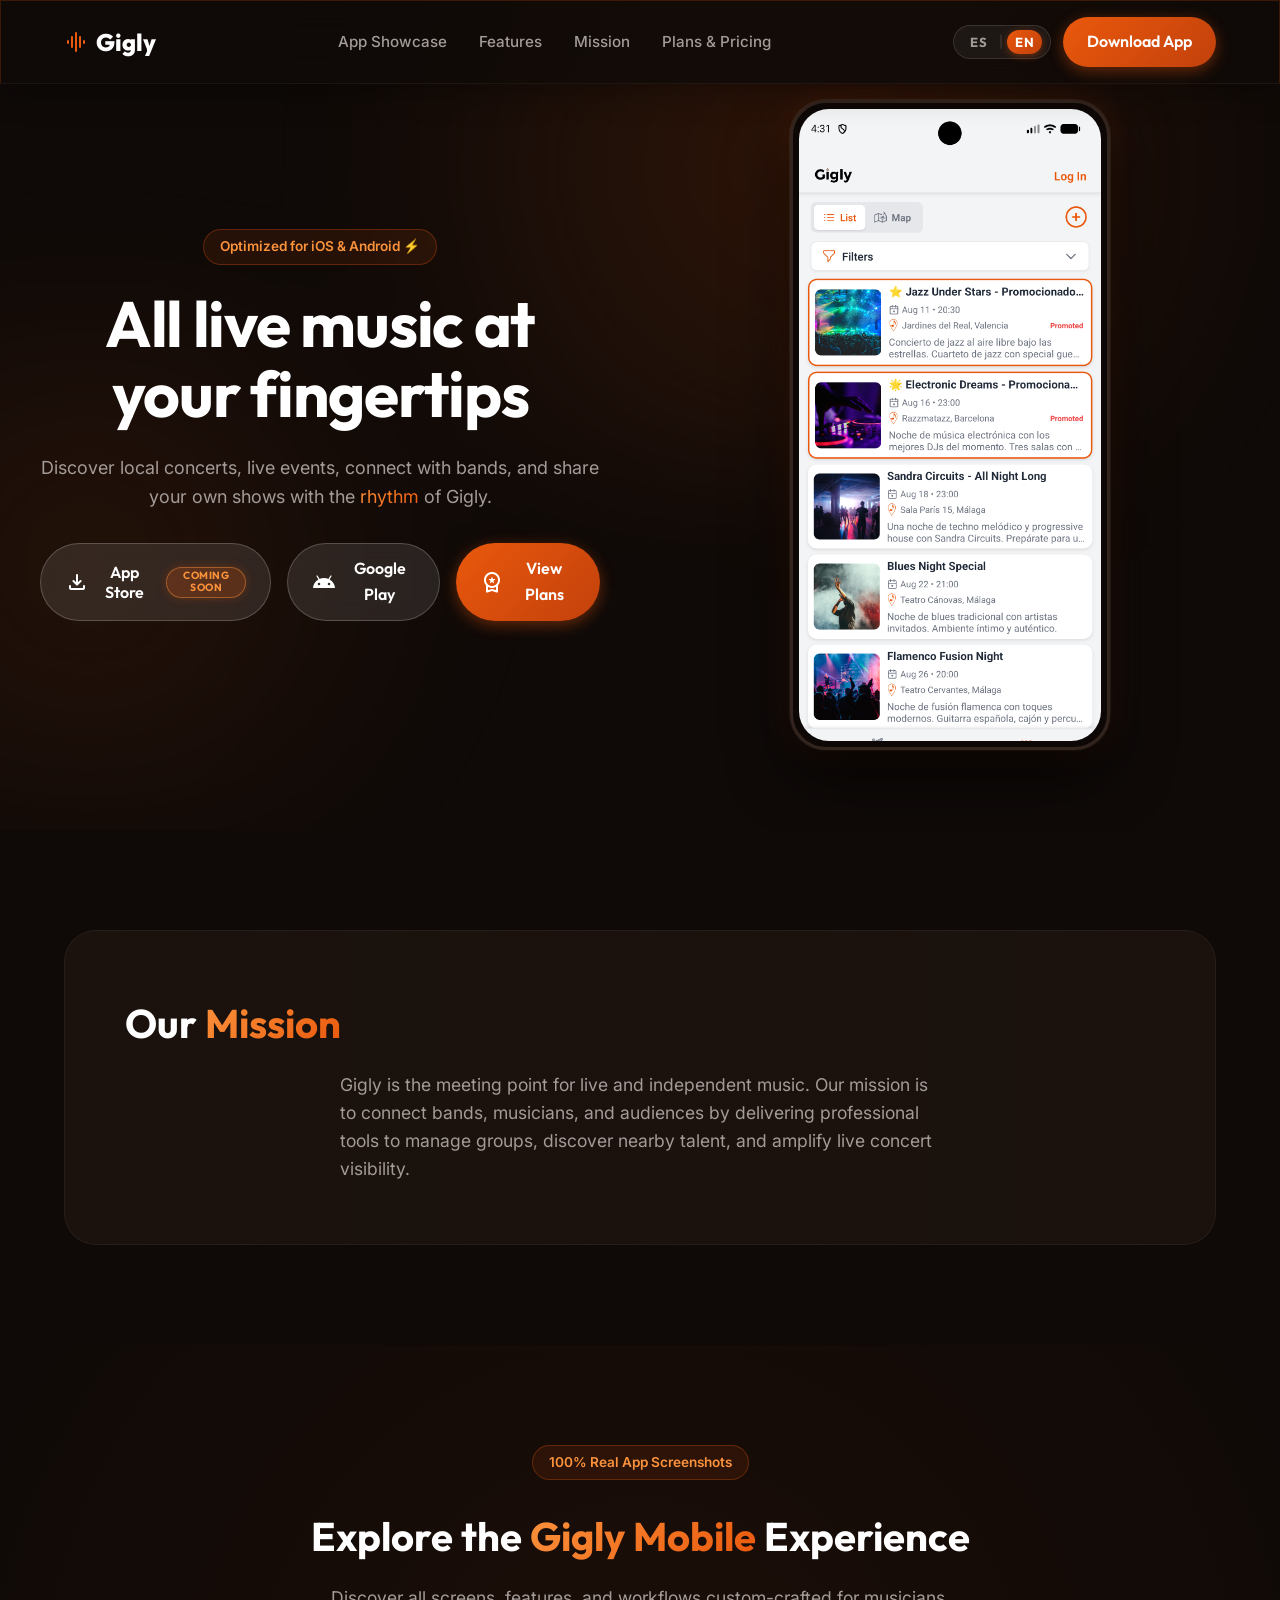
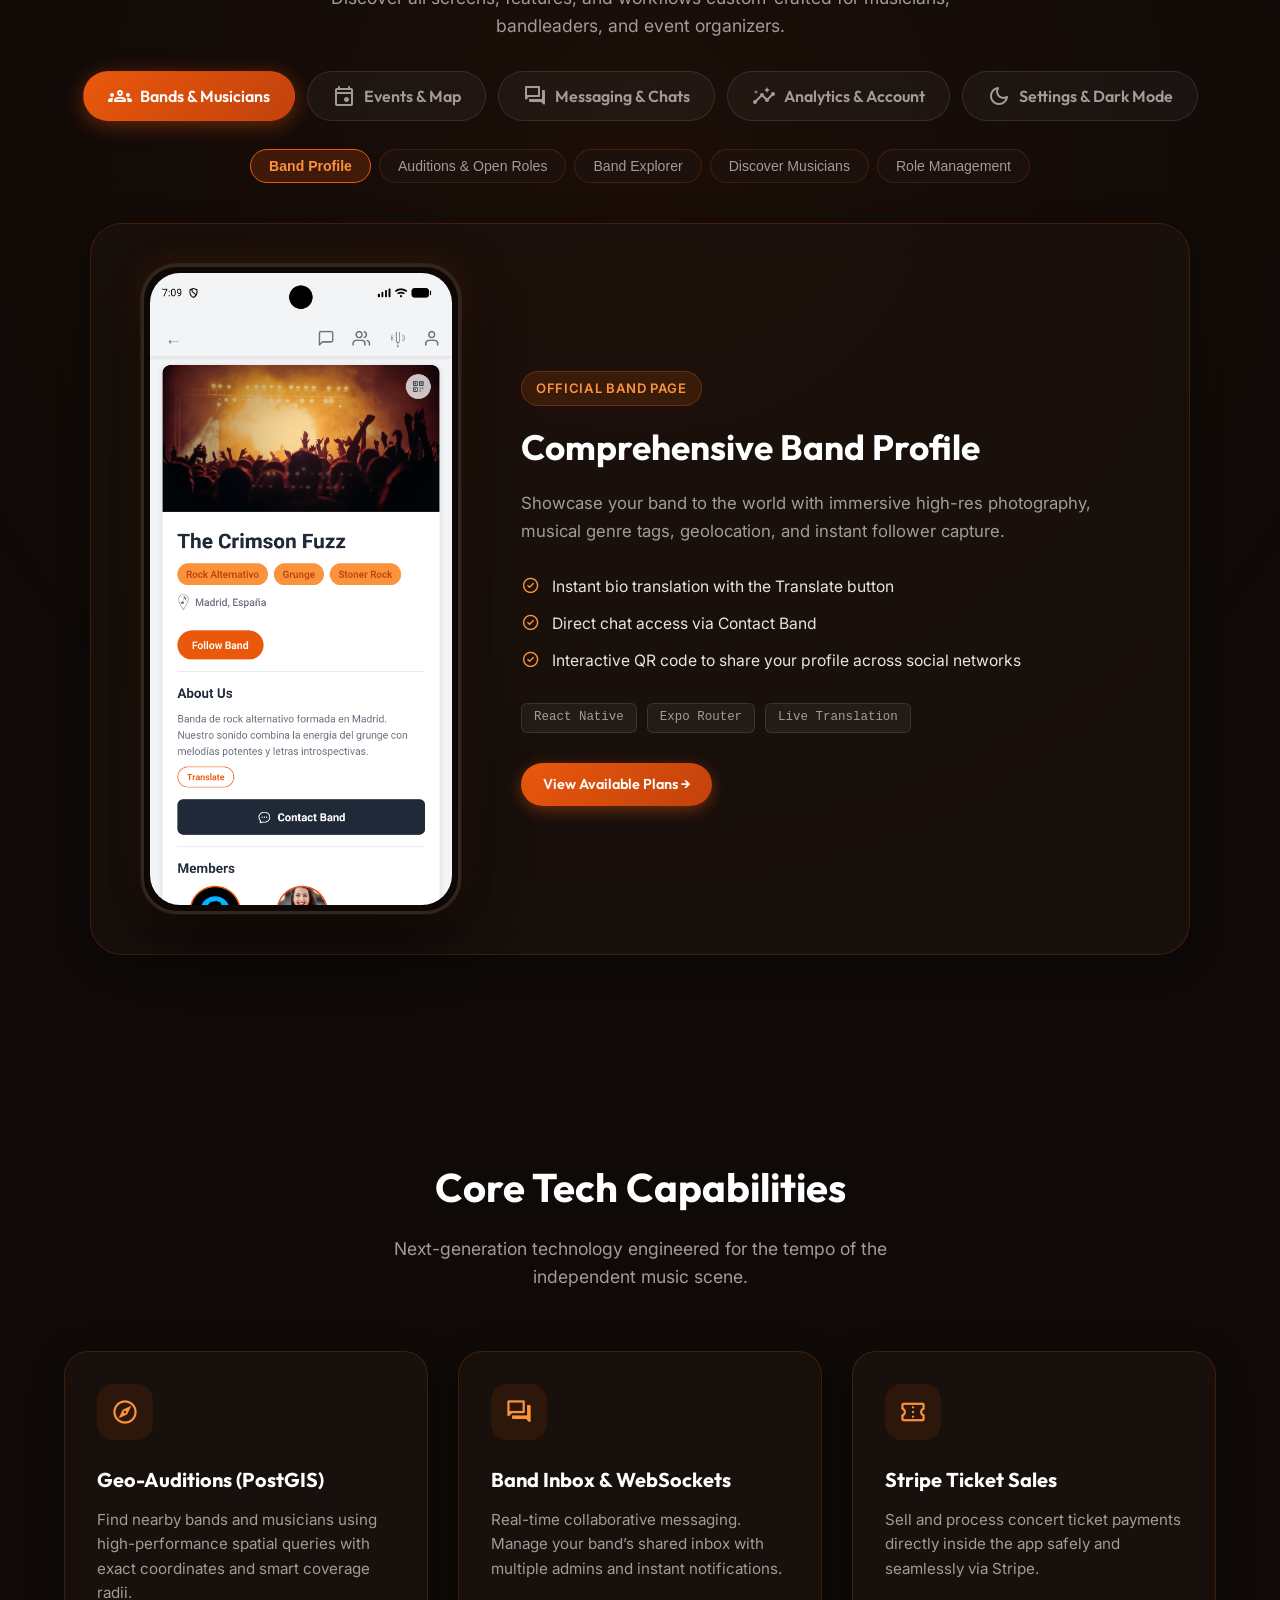
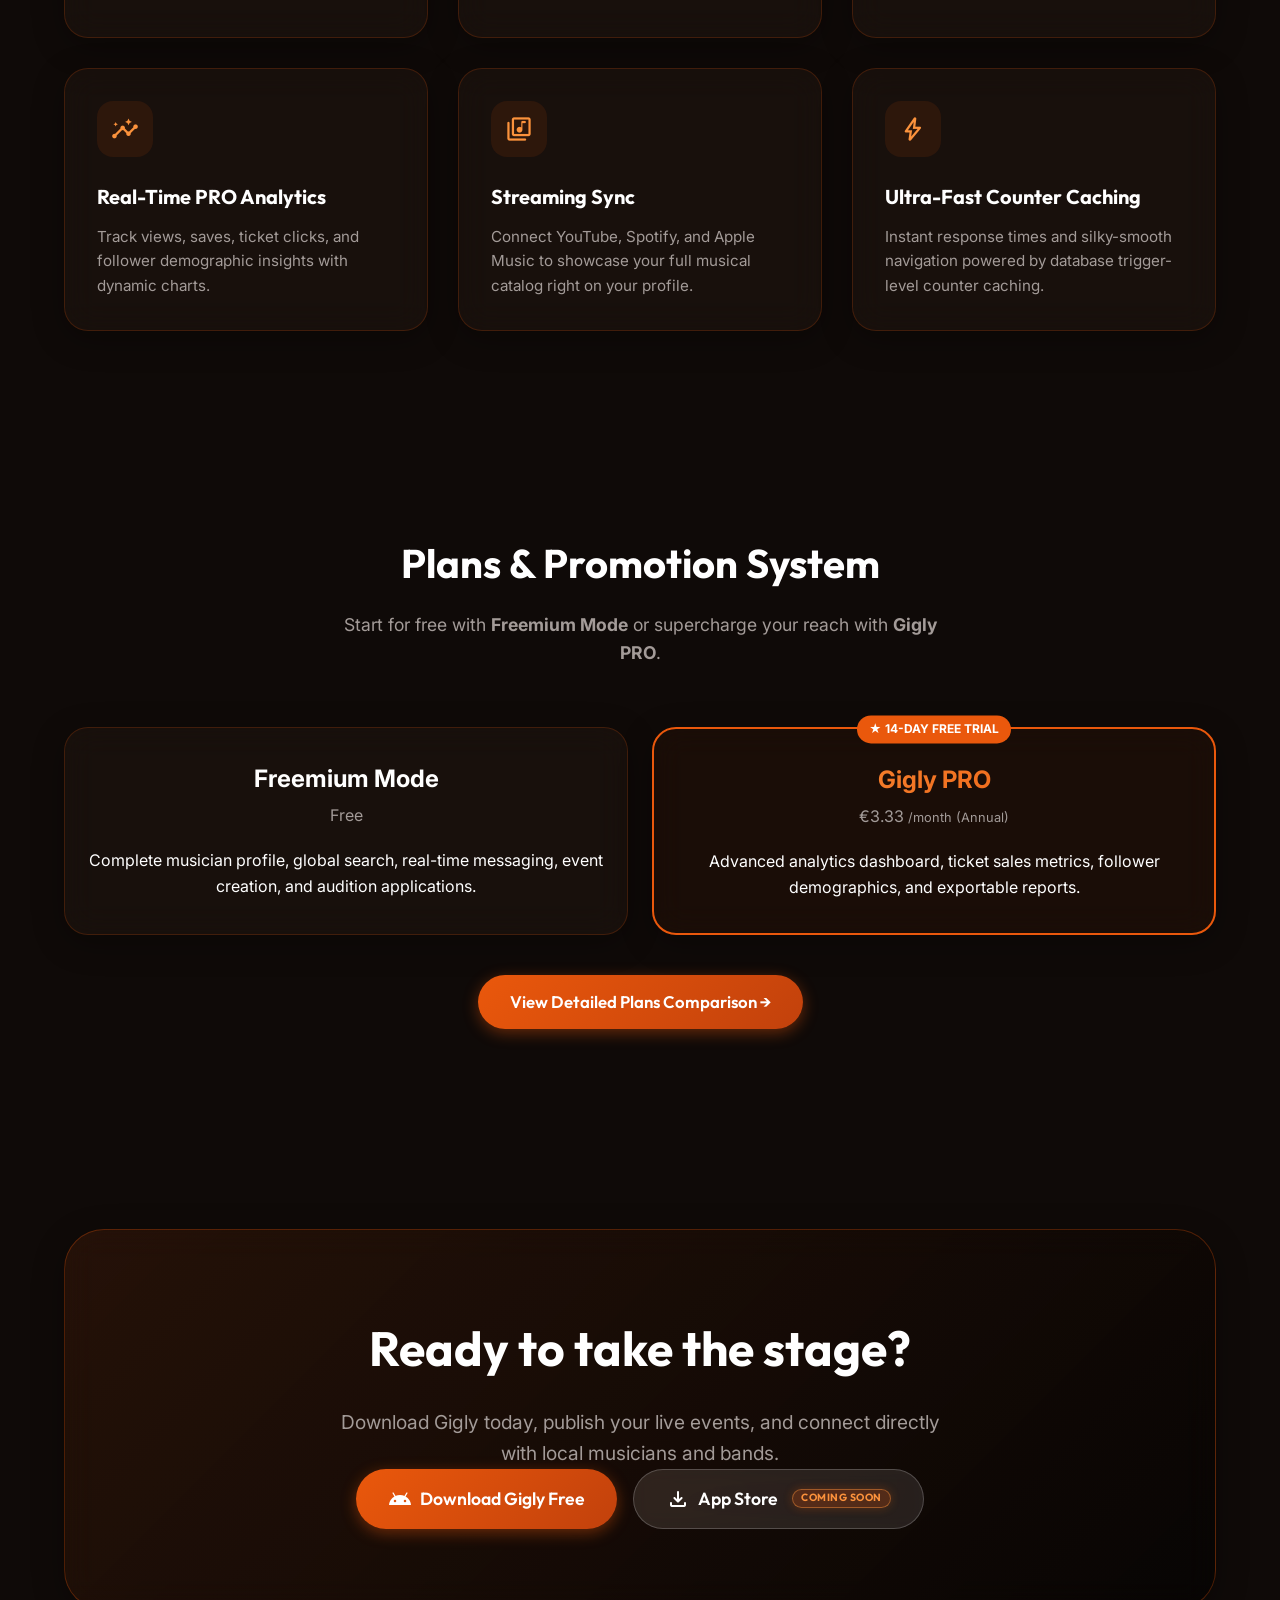
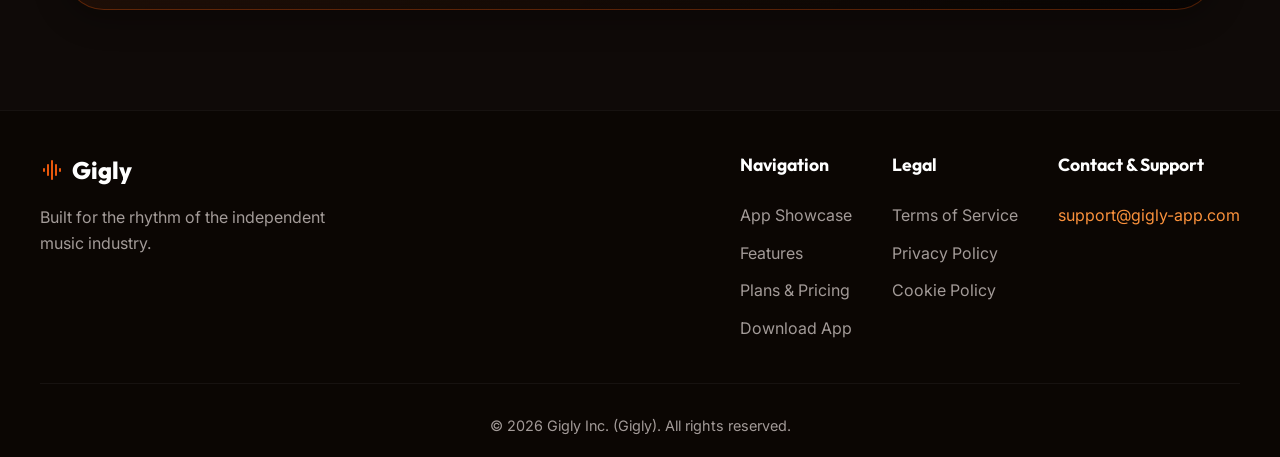
<file: index.html>
<!doctype html>
<html lang="es">

<head>
  <meta charset="UTF-8" />
  <meta name="viewport" content="width=device-width, initial-scale=1.0" />
  <meta name='impact-site-verification' value='56e99c8a-3a32-4c53-8324-3bc752ba24d8'>
  <meta name='impact-site-verification' value='f01ac32c-bdf0-4e24-bdde-4a0934210b72'>
  <title>Gigly - Tu Carrera Musical al Siguiente Nivel</title>
  <meta name="description"
    content="Gigly es la aplicación móvil definitiva para el descubrimiento musical, gestión de bandas, eventos y analíticas profesionales. Únete a la red independiente." />

  <!-- SEO & Open Graph -->
  <link rel="canonical" href="https://gigly-app.com/" />
  <meta property="og:type" content="website" />
  <meta property="og:url" content="https://gigly-app.com/" />
  <meta property="og:title" content="Gigly - Tu Carrera Musical al Siguiente Nivel" />
  <meta property="og:description"
    content="Gigly es la aplicación móvil definitiva para el descubrimiento musical, gestión de bandas, eventos y analíticas profesionales." />

  <!-- Fonts -->
  <link rel="preconnect" href="https://fonts.googleapis.com" />
  <link rel="preconnect" href="https://fonts.gstatic.com" crossorigin />
  <link
    href="https://fonts.googleapis.com/css2?family=Outfit:wght@300;400;500;600;700;800&family=Inter:wght@400;500;600;700&display=swap"
    rel="stylesheet" />

  <!-- Icons -->
  <link href="https://fonts.googleapis.com/css2?family=Material+Symbols+Rounded:opsz,wght,FILL,GRAD@24,400,1,0"
    rel="stylesheet" />

  <!-- Styles -->
  <link rel="stylesheet" href="styles.css" />
</head>

<body>
  <!-- Navigation -->
  <nav class="navbar glass">
    <div class="nav-content">
      <a href="index.html" class="logo">
        <span class="material-symbols-rounded logo-icon">graphic_eq</span>
        Gigly
      </a>
      <div class="nav-links">
        <a href="#showcase" data-i18n="nav.showcase">App Showcase</a>
        <a href="#features" data-i18n="nav.features">Características</a>
        <a href="#mission" data-i18n="nav.mission">Misión</a>
        <a href="planes/index.html" data-i18n="nav.pricing">Planes & Precios</a>
      </div>
      <div class="nav-actions">
        <!-- Language Switcher (ES / EN) -->
        <div class="lang-switcher">
          <button class="lang-btn active" data-lang="es">ES</button>
          <span class="lang-divider">|</span>
          <button class="lang-btn" data-lang="en">EN</button>
        </div>
        <a href="https://play.google.com/store/apps/details?id=com.gigly.app" target="_blank" rel="noopener noreferrer" class="btn btn-primary" data-i18n="nav.download">Descargar App</a>
      </div>
      <button class="menu-btn material-symbols-rounded" aria-label="Abrir menú">menu</button>
    </div>
  </nav>

  <!-- Hero Section -->
  <header class="hero">
    <div class="hero-background"></div>
    <div class="hero-grid">
      <div class="hero-content fade-up">
        <div class="badge" data-i18n="hero.badge">Optimizado para iOS y Android ⚡</div>
        <h1 class="hero-title" data-i18n="hero.title">Toda la música en vivo al alcance de tu mano</h1>
        <p class="hero-subtitle" data-i18n-html="hero.subtitle">
          Descubre conciertos locales, eventos en vivo, conecta con bandas y comparte tus propios shows con el <span
            class="text-gradient">ritmo</span> de Gigly.
        </p>
        <div class="hero-buttons">
          <div class="store-btn-wrapper">
            <button type="button" class="btn btn-store btn-appstore" aria-label="App Store (Próximamente)">
              <span class="material-symbols-rounded">download</span>
              <span data-i18n="hero.btn.appstore">App Store</span>
              <span class="badge-coming-soon" data-i18n="appstore.badge">Próximamente</span>
            </button>
          </div>
          <a href="https://play.google.com/store/apps/details?id=com.gigly.app" target="_blank" rel="noopener noreferrer" class="btn btn-store" aria-label="Google Play">
            <span class="material-symbols-rounded">android</span>
            <span data-i18n="hero.btn.playstore">Google Play</span>
          </a>
          <a href="planes/index.html" class="btn btn-primary">
            <span class="material-symbols-rounded">workspace_premium</span>
            <span data-i18n="hero.btn.plans">Ver Planes</span>
          </a>
        </div>
      </div>

      <div class="hero-visual fade-up delay-1">
        <!-- Real App Mockup Frame (Android) -->
        <div class="phone-mockup-frame">
          <div class="phone-screen-container">
            <img src="assets/screens/Eventsview.png" alt="Cartelera de Eventos en Gigly Mobile" />
          </div>
        </div>
      </div>
    </div>
  </header>

  <!-- Mission & Vision -->
  <section id="mission" class="section mission-section">
    <div class="section-content fade-up">
      <h2 class="section-title text-center" data-i18n-html="mission.title">
        Nuestra <span class="text-gradient">Misión</span>
      </h2>
      <p class="section-desc text-center" data-i18n="mission.desc">
        Gigly es el punto de encuentro de la música en vivo e independiente. Nuestro objetivo es conectar a bandas,
        músicos y público facilitando herramientas profesionales para gestionar agrupaciones, descubrir talento cercano
        y dar visibilidad a los conciertos de cada usuario.
      </p>
    </div>
  </section>

  <!-- ======================================================
         INTERACTIVE APP SHOWCASE SECTION (15 SCREENS)
         ====================================================== -->
  <section id="showcase" class="showcase-section">
    <div class="section-header fade-up text-center" style="margin-bottom: 30px">
      <div class="badge" data-i18n="showcase.badge">Capturas 100% Reales de la App</div>
      <h2 class="section-title" data-i18n-html="showcase.title">
        Explora la Experiencia <span class="text-gradient">Gigly Mobile</span>
      </h2>
      <p class="section-desc" style="max-width: 650px; margin: 0 auto" data-i18n="showcase.desc">
        Descubre todas las pantallas, funcionalidades y flujos diseñados especialmente para músicos, directores y
        organizadores.
      </p>
    </div>

    <!-- Main Category Tabs -->
    <div class="category-tabs fade-up">
      <button class="category-tab-btn active" data-category="bands">
        <span class="material-symbols-rounded">groups</span>
        <span data-i18n="showcase.tab.bands">Bandas & Músicos</span>
      </button>
      <button class="category-tab-btn" data-category="events">
        <span class="material-symbols-rounded">event</span>
        <span data-i18n="showcase.tab.events">Eventos & Mapa</span>
      </button>
      <button class="category-tab-btn" data-category="messages">
        <span class="material-symbols-rounded">forum</span>
        <span data-i18n="showcase.tab.messages">Mensajería & Chats</span>
      </button>
      <button class="category-tab-btn" data-category="analytics">
        <span class="material-symbols-rounded">insights</span>
        <span data-i18n="showcase.tab.analytics">Analíticas & Cuenta</span>
      </button>
      <button class="category-tab-btn" data-category="ui">
        <span class="material-symbols-rounded">dark_mode</span>
        <span data-i18n="showcase.tab.ui">Ajustes & Dark Mode</span>
      </button>
    </div>

    <!-- Subscreen Selector Pills (Dynamic) -->
    <div id="subscreen-selector" class="subscreen-selector fade-up">
      <!-- Injected via JavaScript -->
    </div>

    <!-- Showcase Display Box (Device Frame + Info) -->
    <div class="showcase-display glass fade-up">

      <!-- Interactive Smartphone Frame (Android) -->
      <div class="phone-mockup-frame" style="margin: 0 auto">
        <div class="phone-screen-container">
          <img id="showcase-screen-img" src="assets/screens/Bandprofileview.png"
            alt="Captura de pantalla de la app Gigly" />
        </div>
      </div>

      <!-- Showcase Detail Info Box -->
      <div class="showcase-info">
        <div id="showcase-badge" class="showcase-badge">Ficha Oficial de Banda</div>
        <h3 id="showcase-title" class="showcase-title">Perfil Integral de Banda</h3>
        <p id="showcase-desc" class="showcase-desc">
          Presenta tu banda al mundo con fotografías inmersivas en alta resolución, etiquetas de géneros musicales,
          ubicación geolocalizada y botón para captar seguidores al instante.
        </p>

        <ul id="showcase-features" class="showcase-features-list">
          <li>
            <span class="material-symbols-rounded">check_circle</span>
            <span>Traducción instantánea de biografía con el botón <em>Translate</em></span>
          </li>
          <li>
            <span class="material-symbols-rounded">check_circle</span>
            <span>Acceso directo a chat mediante <em>Contact Band</em></span>
          </li>
          <li>
            <span class="material-symbols-rounded">check_circle</span>
            <span>Código QR interactivo para compartir tu perfil en redes</span>
          </li>
        </ul>

        <div id="showcase-tech-tags" class="showcase-tech-tags">
          <span class="tech-tag">React Native</span>
          <span class="tech-tag">Expo Router</span>
          <span class="tech-tag">Live Translation</span>
        </div>

        <div style="margin-top: 10px">
          <a href="planes/index.html" class="btn btn-primary" style="padding: 10px 22px; font-size: 0.9rem" data-i18n="showcase.btn.viewplans">
            Ver Planes Disponibles →
          </a>
        </div>
      </div>

    </div>
  </section>

  <!-- Features Section -->
  <section id="features" class="section features-section">
    <div class="section-header fade-up">
      <h2 class="section-title" data-i18n="features.title">Capacidades Tecnológicas</h2>
      <p class="section-desc" data-i18n="features.desc">
        Tecnología de última generación construida para el ritmo de la música independiente.
      </p>
    </div>

    <div class="features-grid">
      <!-- Feature 1 -->
      <div class="feature-card glass fade-up">
        <div class="feature-icon">
          <span class="material-symbols-rounded">explore</span>
        </div>
        <h3 data-i18n="features.f1.title">Geo-Audiciones (PostGIS)</h3>
        <p data-i18n="features.f1.desc">
          Encuentra bandas y músicos cercanos con búsquedas espaciales optimizadas por coordenadas exactas y radios de
          cobertura inteligentes.
        </p>
      </div>

      <!-- Feature 2 -->
      <div class="feature-card glass fade-up delay-1">
        <div class="feature-icon">
          <span class="material-symbols-rounded">forum</span>
        </div>
        <h3 data-i18n="features.f2.title">Band Inbox & WebSockets</h3>
        <p data-i18n="features.f2.desc">
          Mensajería colaborativa en tiempo real. Gestiona la bandeja de entrada de tu banda con múltiples
          administradores y respuestas instantáneas.
        </p>
      </div>

      <!-- Feature 3 -->
      <div class="feature-card glass fade-up delay-2">
        <div class="feature-icon">
          <span class="material-symbols-rounded">confirmation_number</span>
        </div>
        <h3 data-i18n="features.f3.title">Venta de Boletos con Stripe</h3>
        <p data-i18n="features.f3.desc">
          Procesa los pagos de las entradas para tus conciertos directamente en la app de forma rápida y segura a través
          de Stripe.
        </p>
      </div>

      <!-- Feature 4 -->
      <div class="feature-card glass fade-up">
        <div class="feature-icon">
          <span class="material-symbols-rounded">insights</span>
        </div>
        <h3 data-i18n="features.f4.title">Analíticas Pro en Tiempo Real</h3>
        <p data-i18n="features.f4.desc">
          Controla visualizaciones, guardados, clics en boletos y estadísticas demográficas de tus seguidores con
          gráficos avanzados.
        </p>
      </div>

      <!-- Feature 5 -->
      <div class="feature-card glass fade-up delay-1">
        <div class="feature-icon">
          <span class="material-symbols-rounded">library_music</span>
        </div>
        <h3 data-i18n="features.f5.title">Sincronización de Streaming</h3>
        <p data-i18n="features.f5.desc">
          Conecta YouTube, Spotify y Apple Music para reproducir el catálogo sonoro de tu proyecto desde la misma app.
        </p>
      </div>

      <!-- Feature 6 -->
      <div class="feature-card glass fade-up delay-2">
        <div class="feature-icon">
          <span class="material-symbols-rounded">bolt</span>
        </div>
        <h3 data-i18n="features.f6.title">Counter Caching Ultrarrápido</h3>
        <p data-i18n="features.f6.desc">
          Tiempos de respuesta inmediatos y navegación fluida mediante sincronización optimizada por triggers de base de
          datos.
        </p>
      </div>
    </div>
  </section>

  <!-- Promotion System Teaser -->
  <section id="promotion" class="section promo-section">
    <div class="section-header fade-up">
      <h2 class="section-title" data-i18n="promo.title">Planes y Sistema de Promoción</h2>
      <p class="section-desc" data-i18n-html="promo.desc">
        Empieza gratis con el <strong>Modo Freemium</strong> o potencia tu alcance al máximo con <strong>Gigly
          PRO</strong>.
      </p>
    </div>

    <div class="tiers-grid">
      <div class="tier-card glass fade-up">
        <div class="tier-name" data-i18n="promo.freemium.name">Modo Freemium</div>
        <div class="tier-price" data-i18n="promo.freemium.price">Gratis</div>
        <p data-i18n="promo.freemium.desc">Perfil completo, búsqueda global, mensajería, creación de eventos y postulación a audiciones.</p>
      </div>
      <div class="tier-card glass featured fade-up delay-1">
        <div class="popular-tag" data-i18n="promo.pro.popular">★ 14 Días Gratis</div>
        <div class="tier-name text-gradient" data-i18n="promo.pro.name">Gigly PRO</div>
        <div class="tier-price">
          <span data-i18n="promo.pro.price">3,33 €</span>
          <span style="font-size: 0.8rem; color: var(--text-secondary)" data-i18n="promo.pro.period">/mes (Anual)</span>
        </div>
        <p data-i18n="promo.pro.desc">Dashboard de analíticas avanzado, métricas de venta de boletos, demografía de seguidores y reportes.</p>
      </div>
    </div>

    <div style="text-align: center; margin-top: 40px" class="fade-up">
      <a href="planes/index.html" class="btn btn-primary" style="padding: 14px 32px; font-size: 1.05rem" data-i18n="promo.btn.compare">
        Ver Comparativa Detallada de Planes →
      </a>
    </div>
  </section>

  <!-- Download CTA -->
  <section id="download" class="section cta-section fade-up">
    <div class="cta-container glass">
      <h2 data-i18n="cta.title">¿Listo para subir al escenario?</h2>
      <p data-i18n="cta.desc">
        Descarga Gigly hoy mismo, publica y comparte tus propios eventos en vivo y conecta directamente con la comunidad
        de músicos y bandas locales.
      </p>
      <div class="hero-buttons cta-buttons">
        <a href="https://play.google.com/store/apps/details?id=com.gigly.app" target="_blank" rel="noopener noreferrer" class="btn btn-primary cta-primary-btn" style="padding: 16px 32px; font-size: 1.1rem">
          <span class="material-symbols-rounded">android</span>
          <span data-i18n="cta.btn">Descargar en Google Play</span>
        </a>
        <div class="store-btn-wrapper">
          <button type="button" class="btn btn-store btn-appstore" style="padding: 16px 32px; font-size: 1.1rem;" aria-label="App Store (Próximamente)">
            <span class="material-symbols-rounded">download</span>
            <span data-i18n="hero.btn.appstore">App Store</span>
            <span class="badge-coming-soon" data-i18n="appstore.badge">Próximamente</span>
          </button>
        </div>
      </div>
    </div>
  </section>

  <!-- Footer -->
  <footer class="footer">
    <div class="footer-content">
      <div class="footer-brand">
        <div class="logo">
          <span class="material-symbols-rounded logo-icon">graphic_eq</span>
          Gigly
        </div>
        <p data-i18n="footer.slogan">Construido para el ritmo de la industria musical independiente.</p>
      </div>
      <div class="footer-links">
        <div class="link-group">
          <h4 data-i18n="footer.nav.title">Navegación</h4>
          <a href="#showcase" data-i18n="footer.nav.showcase">App Showcase</a>
          <a href="#features" data-i18n="footer.nav.features">Características</a>
          <a href="planes/index.html" data-i18n="footer.nav.pricing">Planes & Precios</a>
          <a href="https://play.google.com/store/apps/details?id=com.gigly.app" target="_blank" rel="noopener noreferrer" data-i18n="footer.nav.download">Descargar App</a>
        </div>
        <div class="link-group">
          <h4 data-i18n="footer.legal.title">Legal</h4>
          <a href="terminos-de-servicio/index.html" data-i18n="footer.legal.terms">Términos de Servicio</a>
          <a href="politica-de-privacidad/index.html" data-i18n="footer.legal.privacy">Política de Privacidad</a>
          <a href="politica-de-privacidad/index.html#cookies" data-i18n="footer.legal.cookies">Política de Cookies</a>
        </div>
        <div class="link-group">
          <h4 data-i18n="footer.support.title">Contacto & Soporte</h4>
          <a href="mailto:support@gigly-app.com" style="color: var(--primary-light)">support@gigly-app.com</a>
        </div>
      </div>
    </div>
    <div class="footer-bottom">
      <p data-i18n="footer.copyright">&copy; 2026 Gigly Inc. (Gigly). Todos los derechos reservados.</p>
    </div>
  </footer>

  <!-- Scripts -->
  <script src="i18n.js"></script>
  <script src="app.js"></script>
  <!-- Skimlinks Tracking -->
  <script type="text/javascript" src="https://s.skimresources.com/js/309003X1797331.skimlinks.js"></script>
</body>

</html>
</file>
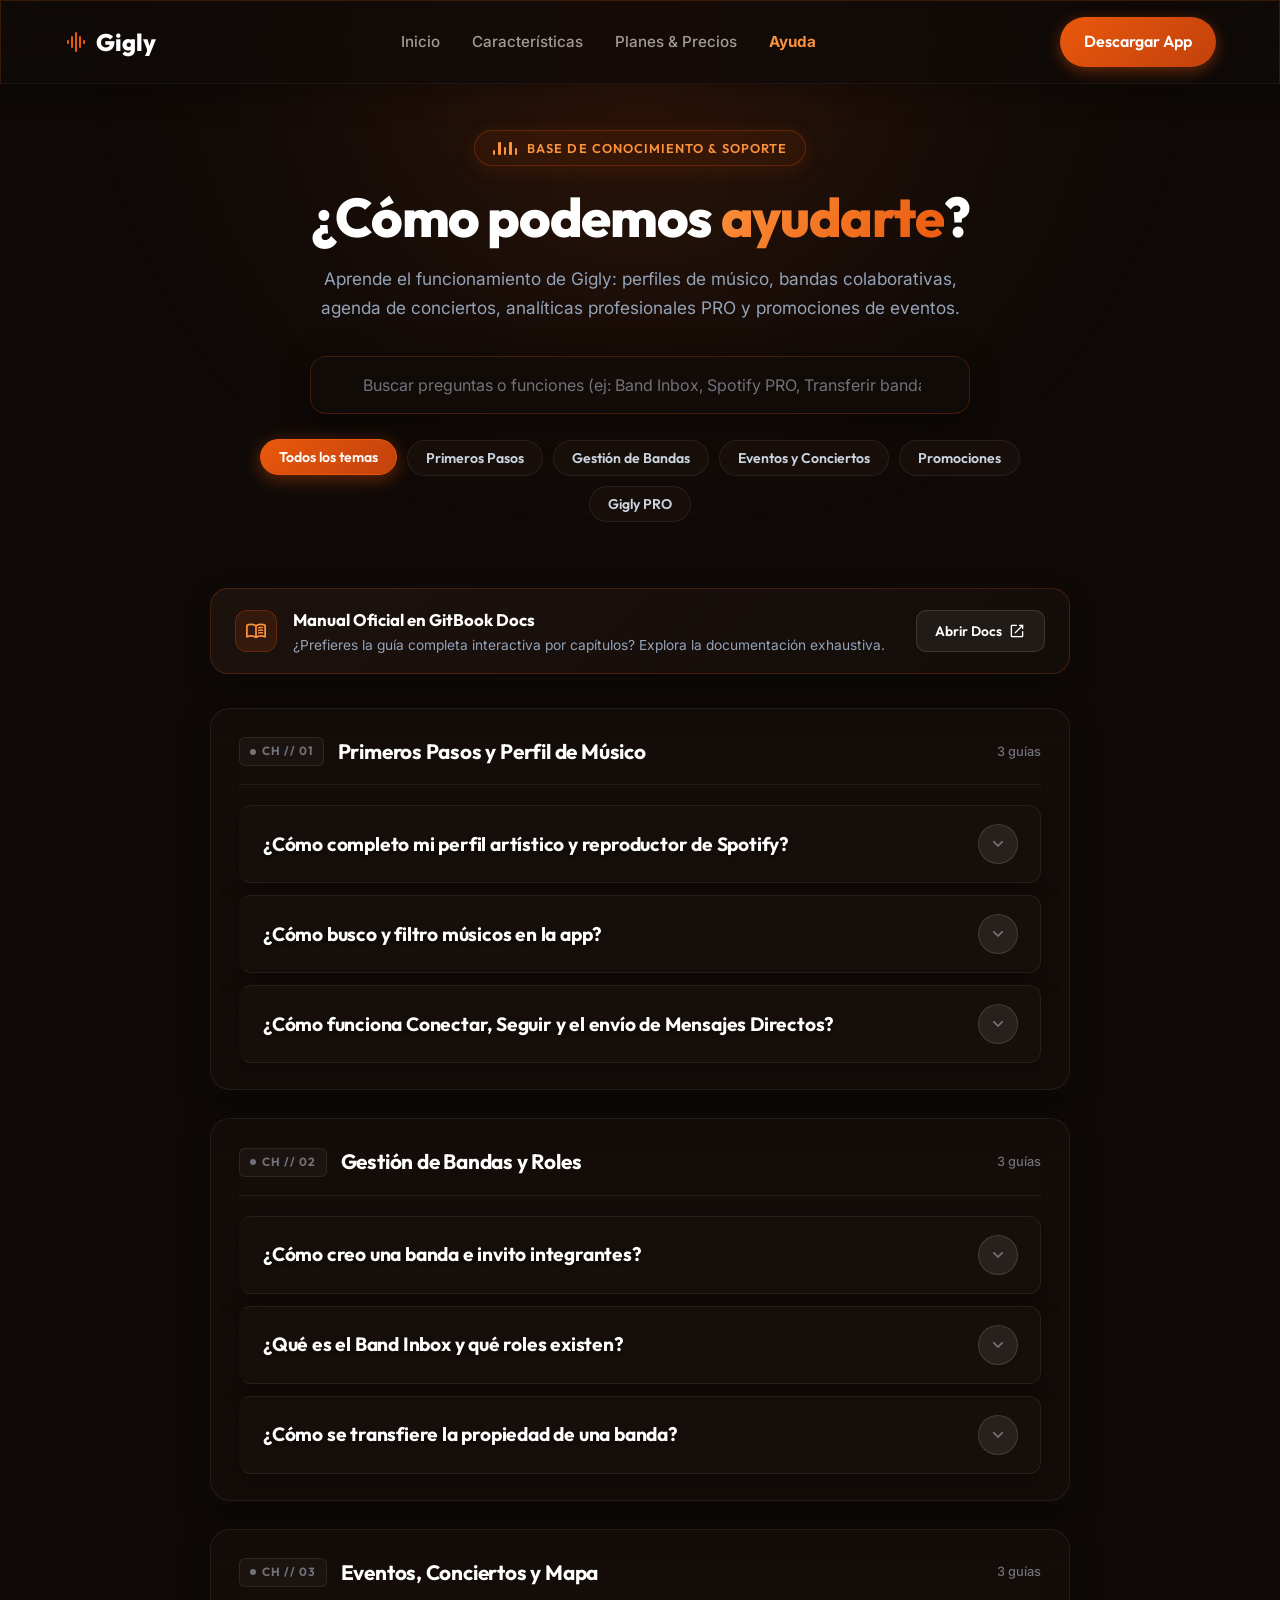
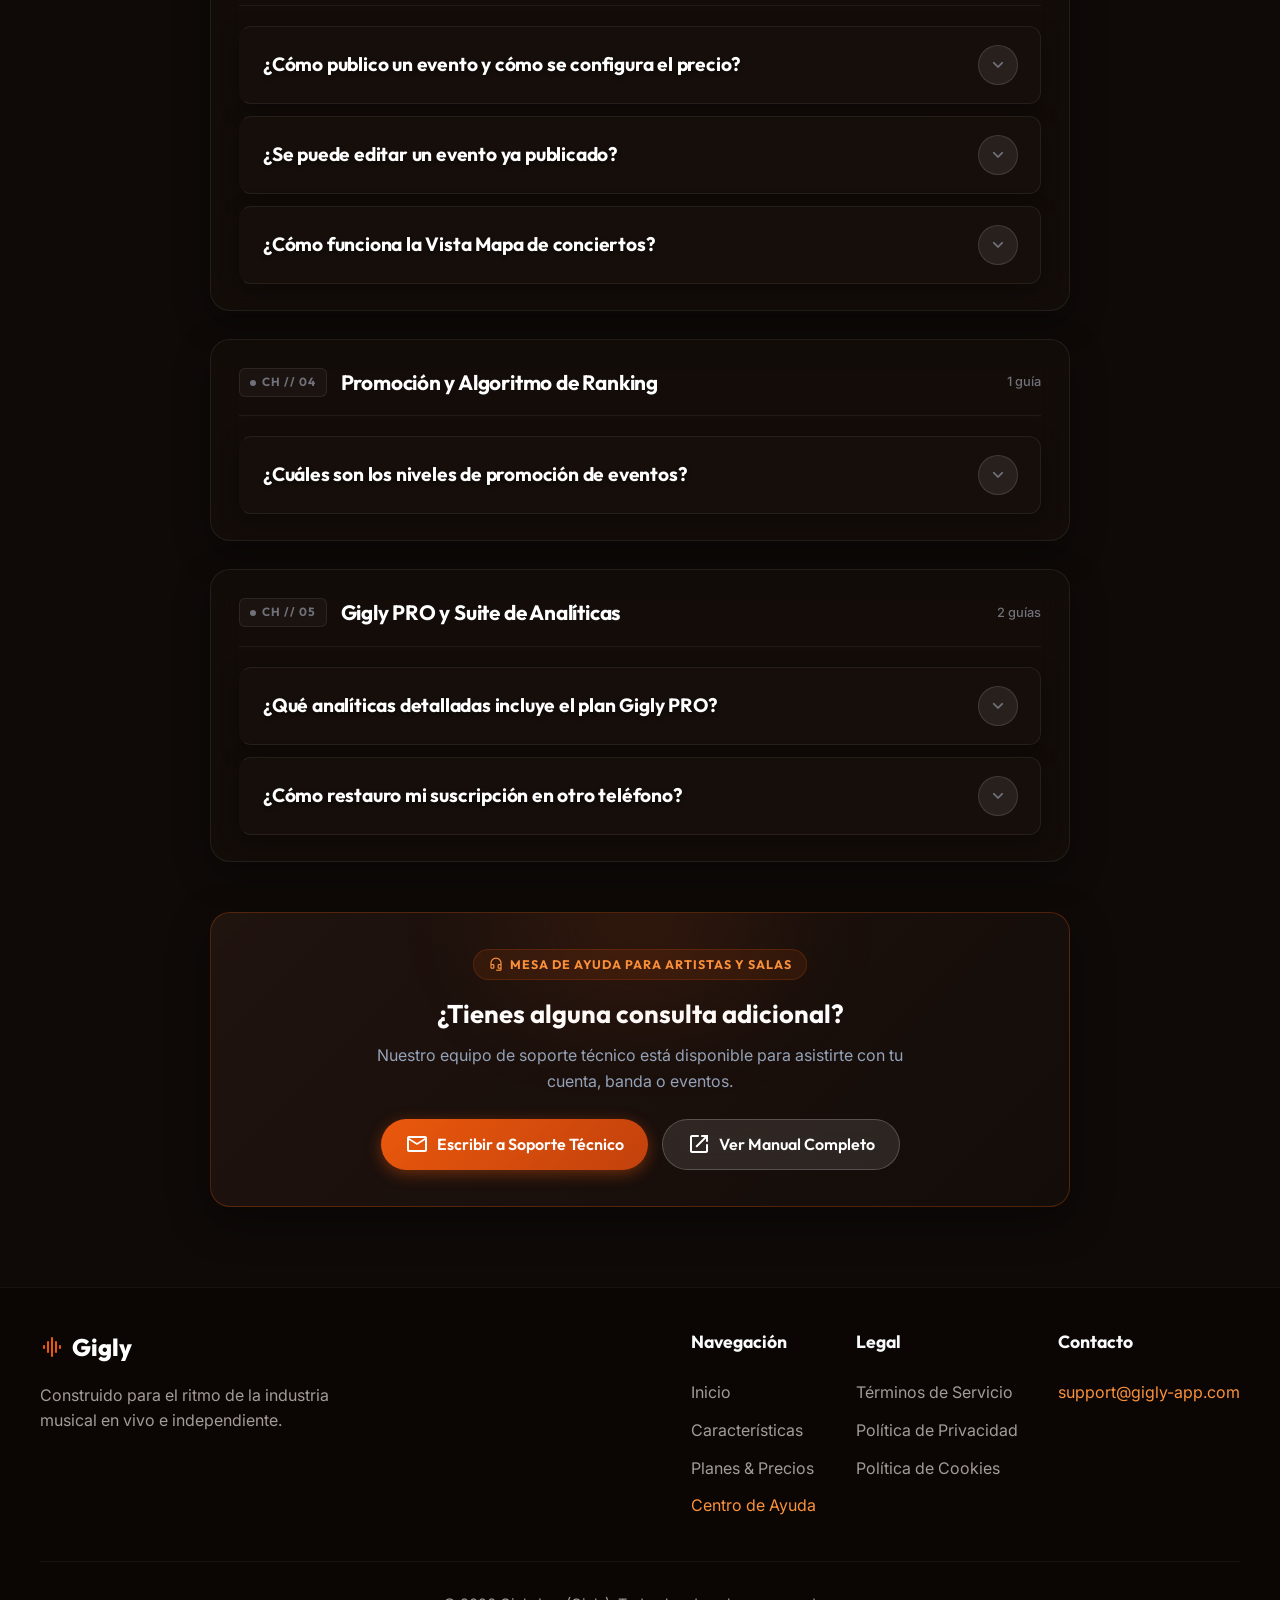
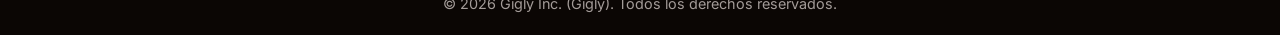
<file: ayuda/index.html>
<!doctype html>
<html lang="es">

<head>
  <meta charset="UTF-8" />
  <meta name="viewport" content="width=device-width, initial-scale=1.0" />
  <title>Centro de Ayuda - Gigly | Guías y Soporte Oficial</title>
  <meta name="description"
    content="Centro de Ayuda, guías oficiales, tutoriales y soporte técnico para músicos, bandas y organizadores en Gigly." />

  <!-- SEO & Open Graph -->
  <link rel="canonical" href="https://gigly-app.com/ayuda/" />
  <meta property="og:type" content="website" />
  <meta property="og:url" content="https://gigly-app.com/ayuda/" />
  <meta property="og:title" content="Centro de Ayuda - Gigly | Guías y Soporte Oficial" />
  <meta property="og:description"
    content="Guías de uso, tutoriales paso a paso y preguntas frecuentes de la plataforma Gigly." />

  <!-- Fonts -->
  <link rel="preconnect" href="https://fonts.googleapis.com" />
  <link rel="preconnect" href="https://fonts.gstatic.com" crossorigin />
  <link
    href="https://fonts.googleapis.com/css2?family=Outfit:wght@300;400;500;600;700;800&family=Inter:wght@400;500;600;700&display=swap"
    rel="stylesheet" />

  <!-- Icons (Monochrome Symbols) -->
  <link href="https://fonts.googleapis.com/css2?family=Material+Symbols+Rounded:opsz,wght,FILL,GRAD@24,400,0,0"
    rel="stylesheet" />

  <!-- Styles -->
  <link rel="stylesheet" href="../styles.css" />

  <style>
    /* ========================================================
       GIGLY STUDIO IDENTITY & HELP CENTER DESIGN SYSTEM
       ======================================================== */
    :root {
      --primary: #ea580c;
      --primary-light: #fb923c;
      --primary-dark: #c2410c;
      --bg-color: #0f0a08;
      --surface-studio: rgba(22, 14, 11, 0.72);
      --surface-card: rgba(26, 17, 13, 0.55);
      --surface-card-hover: rgba(36, 23, 17, 0.75);
      --border-subtle: rgba(255, 255, 255, 0.07);
      --border-accent: rgba(234, 88, 12, 0.22);
      --text-muted: #94a3b8;
      --text-dim: #71717a;
    }

    body {
      background-color: var(--bg-color);
      color: #f8fafc;
      font-family: 'Inter', -apple-system, BlinkMacSystemFont, sans-serif;
      min-height: 100vh;
      position: relative;
    }

    /* Ambient Hero Background Glow */
    .help-ambient-glow {
      position: absolute;
      top: -120px;
      left: 50%;
      transform: translateX(-50%);
      width: 100%;
      max-width: 1100px;
      height: 540px;
      background: radial-gradient(circle at 50% 30%, rgba(234, 88, 12, 0.16) 0%, rgba(194, 65, 12, 0.04) 50%, transparent 75%);
      filter: blur(70px);
      pointer-events: none;
      z-index: 0;
    }

    .help-hero {
      position: relative;
      z-index: 1;
      padding: 130px 24px 32px;
      text-align: center;
      max-width: 860px;
      margin: 0 auto;
    }

    /* Studio Equalizer Animated Badge */
    .studio-badge {
      display: inline-flex;
      align-items: center;
      gap: 10px;
      background: rgba(234, 88, 12, 0.08);
      border: 1px solid rgba(234, 88, 12, 0.25);
      padding: 7px 18px;
      border-radius: 999px;
      font-family: 'Outfit', sans-serif;
      font-size: 0.8rem;
      font-weight: 600;
      letter-spacing: 0.08em;
      text-transform: uppercase;
      color: var(--primary-light);
      margin-bottom: 20px;
      box-shadow: 0 4px 20px rgba(234, 88, 12, 0.12);
    }

    .eq-anim {
      display: inline-flex;
      align-items: flex-end;
      gap: 3px;
      height: 13px;
    }

    .eq-bar {
      width: 2.5px;
      background: var(--primary-light);
      border-radius: 1px;
      animation: eq-bounce 1.1s cubic-bezier(0.4, 0, 0.2, 1) infinite alternate;
    }
    .eq-bar:nth-child(1) { height: 40%; animation-delay: 0.1s; }
    .eq-bar:nth-child(2) { height: 95%; animation-delay: 0.35s; }
    .eq-bar:nth-child(3) { height: 60%; animation-delay: 0.15s; }
    .eq-bar:nth-child(4) { height: 100%; animation-delay: 0.45s; }
    .eq-bar:nth-child(5) { height: 50%; animation-delay: 0.2s; }

    @keyframes eq-bounce {
      0% { height: 25%; opacity: 0.6; }
      100% { height: 100%; opacity: 1; }
    }

    .help-title {
      font-family: 'Outfit', sans-serif;
      font-size: clamp(2.3rem, 5vw, 3.4rem);
      font-weight: 800;
      letter-spacing: -0.025em;
      line-height: 1.15;
      margin-bottom: 16px;
      color: #ffffff;
    }

    .help-desc {
      color: var(--text-muted);
      font-size: 1.08rem;
      line-height: 1.65;
      max-width: 680px;
      margin: 0 auto 34px;
    }

    /* Studio Command Search Console */
    .search-wrapper {
      position: relative;
      max-width: 660px;
      margin: 0 auto 26px;
    }

    .search-input {
      width: 100%;
      padding: 18px 48px 18px 52px;
      border-radius: 16px;
      border: 1px solid var(--border-accent);
      background: rgba(18, 12, 9, 0.85);
      backdrop-filter: blur(16px);
      -webkit-backdrop-filter: blur(16px);
      color: #ffffff;
      font-size: 1rem;
      font-family: 'Inter', sans-serif;
      outline: none;
      transition: all 0.25s ease;
      box-shadow: 0 8px 32px rgba(0, 0, 0, 0.45);
    }

    .search-input:focus {
      border-color: var(--primary);
      box-shadow: 0 0 0 3px rgba(234, 88, 12, 0.28), 0 12px 36px rgba(0, 0, 0, 0.6);
      background: rgba(24, 15, 11, 0.95);
    }

    .search-input::placeholder {
      color: var(--text-dim);
    }

    .search-icon {
      position: absolute;
      left: 18px;
      top: 50%;
      transform: translateY(-50%);
      color: var(--text-dim);
      font-size: 22px;
      pointer-events: none;
      transition: color 0.2s ease;
    }

    .search-input:focus ~ .search-icon {
      color: var(--primary-light);
    }

    .search-clear {
      position: absolute;
      right: 16px;
      top: 50%;
      transform: translateY(-50%);
      background: none;
      border: none;
      color: var(--text-dim);
      cursor: pointer;
      display: none;
      padding: 4px;
      border-radius: 50%;
      transition: color 0.2s ease;
    }

    .search-clear:hover {
      color: #ffffff;
    }

    /* Studio Rack Category Filter Pills */
    .filter-pills {
      display: flex;
      flex-wrap: wrap;
      justify-content: center;
      gap: 10px;
      margin-bottom: 34px;
    }

    .filter-pill {
      background: rgba(28, 18, 14, 0.7);
      border: 1px solid var(--border-subtle);
      color: #cbd5e1;
      padding: 8px 18px;
      border-radius: 999px;
      font-family: 'Outfit', sans-serif;
      font-size: 0.88rem;
      font-weight: 600;
      cursor: pointer;
      transition: all 0.2s cubic-bezier(0.2, 0.8, 0.2, 1);
      backdrop-filter: blur(10px);
    }

    .filter-pill:hover {
      border-color: rgba(234, 88, 12, 0.35);
      color: #ffffff;
      background: rgba(38, 24, 18, 0.85);
      transform: translateY(-1px);
    }

    .filter-pill.active {
      background: linear-gradient(135deg, var(--primary), var(--primary-dark));
      color: #ffffff;
      border-color: var(--primary);
      box-shadow: 0 4px 18px rgba(234, 88, 12, 0.4);
      transform: translateY(-1px);
    }

    /* Live Search Feedback */
    .search-feedback {
      display: none;
      text-align: center;
      margin-bottom: 26px;
      font-size: 0.94rem;
      color: var(--text-muted);
    }

    .search-feedback strong {
      color: var(--primary-light);
    }

    /* Dedicated GitBook Documentation Banner */
    .gitbook-card {
      max-width: 900px;
      margin: 0 auto 34px;
      padding: 18px 24px;
      background: linear-gradient(135deg, rgba(32, 20, 15, 0.8) 0%, rgba(20, 13, 10, 0.9) 100%);
      border: 1px solid rgba(234, 88, 12, 0.22);
      border-radius: 18px;
      display: flex;
      align-items: center;
      justify-content: space-between;
      gap: 20px;
      text-decoration: none;
      color: inherit;
      box-shadow: 0 10px 30px rgba(0, 0, 0, 0.3);
      transition: all 0.25s ease;
    }

    .gitbook-card:hover {
      border-color: rgba(234, 88, 12, 0.45);
      transform: translateY(-2px);
      box-shadow: 0 14px 38px rgba(234, 88, 12, 0.15);
    }

    .gitbook-card-left {
      display: flex;
      align-items: center;
      gap: 16px;
    }

    .gitbook-badge-icon {
      width: 42px;
      height: 42px;
      border-radius: 12px;
      background: rgba(234, 88, 12, 0.12);
      border: 1px solid rgba(234, 88, 12, 0.25);
      color: var(--primary-light);
      display: flex;
      align-items: center;
      justify-content: center;
      font-size: 22px;
      flex-shrink: 0;
    }

    .gitbook-title {
      font-family: 'Outfit', sans-serif;
      font-size: 1.05rem;
      font-weight: 700;
      color: #ffffff;
      margin-bottom: 2px;
    }

    .gitbook-desc {
      font-size: 0.86rem;
      color: var(--text-muted);
      line-height: 1.4;
    }

    .gitbook-action {
      display: inline-flex;
      align-items: center;
      gap: 6px;
      padding: 9px 18px;
      border-radius: 10px;
      background: rgba(255, 255, 255, 0.06);
      border: 1px solid rgba(255, 255, 255, 0.12);
      font-family: 'Outfit', sans-serif;
      font-size: 0.86rem;
      font-weight: 600;
      color: #ffffff;
      white-space: nowrap;
      transition: all 0.2s ease;
    }

    .gitbook-card:hover .gitbook-action {
      background: var(--primary);
      border-color: var(--primary);
      color: #ffffff;
    }

    /* Main Container & Category Studio Cards */
    .help-container {
      max-width: 900px;
      margin: 0 auto;
      padding: 0 20px 80px;
      position: relative;
      z-index: 1;
    }

    .category-card {
      background: var(--surface-studio);
      border: 1px solid var(--border-subtle);
      border-radius: 20px;
      padding: 26px 28px;
      margin-bottom: 28px;
      backdrop-filter: blur(16px);
      -webkit-backdrop-filter: blur(16px);
      box-shadow: 0 12px 34px rgba(0, 0, 0, 0.35);
      transition: border-color 0.2s ease;
    }

    .category-card:hover {
      border-color: rgba(234, 88, 12, 0.2);
    }

    /* Sleek Studio Header (No Colorful Toy Icons) */
    .category-header {
      display: flex;
      align-items: center;
      justify-content: space-between;
      margin-bottom: 20px;
      padding-bottom: 16px;
      border-bottom: 1px solid rgba(255, 255, 255, 0.06);
    }

    .category-header-main {
      display: flex;
      align-items: center;
      gap: 14px;
    }

    .channel-badge {
      display: inline-flex;
      align-items: center;
      gap: 6px;
      font-family: 'Outfit', monospace, sans-serif;
      font-size: 0.74rem;
      font-weight: 700;
      letter-spacing: 0.08em;
      color: var(--text-dim);
      background: rgba(255, 255, 255, 0.03);
      border: 1px solid rgba(255, 255, 255, 0.08);
      padding: 4px 10px;
      border-radius: 6px;
      text-transform: uppercase;
    }

    .channel-led {
      width: 6px;
      height: 6px;
      border-radius: 50%;
      background: #71717a;
      transition: all 0.25s ease;
    }

    .category-card:hover .channel-led {
      background: var(--primary);
      box-shadow: 0 0 6px rgba(234, 88, 12, 0.6);
    }

    .category-title {
      font-family: 'Outfit', sans-serif;
      font-size: 1.3rem;
      font-weight: 700;
      color: #ffffff;
      margin: 0;
      letter-spacing: -0.01em;
    }

    .category-count {
      font-size: 0.8rem;
      font-weight: 500;
      color: var(--text-dim);
    }

    /* FAQ Items (Audio Console Rack Units) */
    .faq-accordion {
      display: flex;
      flex-direction: column;
      gap: 12px;
    }

    .faq-item {
      border: 1px solid var(--border-subtle);
      border-left: 2px solid transparent;
      border-radius: 12px;
      background: var(--surface-card);
      overflow: hidden;
      transition: all 0.22s cubic-bezier(0.2, 0.8, 0.2, 1);
    }

    .faq-item:hover {
      border-color: rgba(234, 88, 12, 0.22);
      border-left-color: rgba(234, 88, 12, 0.5);
      background: var(--surface-card-hover);
    }

    .faq-item.open {
      border-left: 3px solid var(--primary);
      border-color: rgba(234, 88, 12, 0.28);
      background: rgba(32, 21, 16, 0.8);
      box-shadow: 0 6px 20px rgba(0, 0, 0, 0.25);
    }

    .faq-question {
      padding: 18px 22px;
      display: flex;
      align-items: center;
      justify-content: space-between;
      gap: 16px;
      cursor: pointer;
      font-family: 'Inter', sans-serif;
      font-weight: 600;
      font-size: 1rem;
      color: #e2e8f0;
      user-select: none;
      line-height: 1.45;
      transition: color 0.2s ease;
    }

    .faq-item.open .faq-question {
      color: #ffffff;
    }

    .faq-question .chevron {
      color: var(--text-dim);
      font-size: 22px;
      transition: transform 0.25s cubic-bezier(0.4, 0, 0.2, 1), color 0.2s ease;
      flex-shrink: 0;
    }

    .faq-item.open .chevron {
      transform: rotate(180deg);
      color: var(--primary-light);
    }

    .faq-answer {
      max-height: 0;
      overflow: hidden;
      transition: max-height 0.35s cubic-bezier(0.4, 0, 0.2, 1);
      padding: 0 22px;
      color: var(--text-muted);
      font-size: 0.95rem;
      line-height: 1.68;
    }

    .faq-item.open .faq-answer {
      max-height: 800px;
      padding: 0 22px 20px;
    }

    .faq-answer strong {
      color: #f1f5f9;
      font-weight: 600;
    }

    .faq-answer em {
      color: var(--primary-light);
      font-style: normal;
    }

    /* No Search Results Card */
    .no-results-card {
      display: none;
      text-align: center;
      padding: 48px 24px;
      background: var(--surface-studio);
      border: 1px dashed rgba(234, 88, 12, 0.3);
      border-radius: 18px;
      margin-bottom: 30px;
    }

    .no-results-card p {
      color: var(--text-muted);
      margin-bottom: 16px;
      font-size: 1.05rem;
    }

    /* Contact & Support Section (Studio Helpdesk) */
    .contact-card {
      background: linear-gradient(135deg, rgba(34, 21, 16, 0.9) 0%, rgba(20, 13, 10, 0.95) 100%);
      border: 1px solid rgba(234, 88, 12, 0.28);
      border-radius: 20px;
      padding: 36px 30px;
      text-align: center;
      margin-top: 50px;
      box-shadow: 0 14px 40px rgba(0, 0, 0, 0.4);
      position: relative;
      overflow: hidden;
    }

    .contact-card::before {
      content: "";
      position: absolute;
      top: -40%;
      left: 50%;
      transform: translateX(-50%);
      width: 60%;
      height: 80%;
      background: radial-gradient(circle, rgba(234, 88, 12, 0.12) 0%, transparent 70%);
      filter: blur(40px);
      pointer-events: none;
    }

    .contact-meta-badge {
      display: inline-flex;
      align-items: center;
      gap: 6px;
      font-family: 'Outfit', sans-serif;
      font-size: 0.78rem;
      font-weight: 700;
      letter-spacing: 0.08em;
      text-transform: uppercase;
      color: var(--primary-light);
      background: rgba(234, 88, 12, 0.1);
      border: 1px solid rgba(234, 88, 12, 0.2);
      padding: 5px 14px;
      border-radius: 999px;
      margin-bottom: 14px;
    }

    .contact-card h3 {
      font-family: 'Outfit', sans-serif;
      font-size: 1.6rem;
      font-weight: 700;
      margin-bottom: 8px;
      color: #ffffff;
    }

    .contact-card p {
      color: var(--text-muted);
      font-size: 1rem;
      max-width: 540px;
      margin: 0 auto 24px;
      line-height: 1.6;
    }

    .contact-actions {
      display: flex;
      flex-wrap: wrap;
      justify-content: center;
      gap: 14px;
    }

    /* Responsive adjustments */
    @media (max-width: 768px) {
      .help-hero {
        padding: 110px 20px 24px;
      }
      .gitbook-card {
        flex-direction: column;
        text-align: center;
        align-items: stretch;
      }
      .gitbook-card-left {
        flex-direction: column;
        text-align: center;
      }
      .gitbook-action {
        justify-content: center;
      }
      .category-card {
        padding: 20px 18px;
      }
      .category-header {
        flex-direction: column;
        align-items: flex-start;
        gap: 8px;
      }
      .category-count {
        display: none;
      }
      .contact-card {
        padding: 28px 20px;
      }
    }
  </style>
</head>

<body>
  <!-- Ambient Atmosphere Glow -->
  <div class="help-ambient-glow"></div>

  <!-- Navigation -->
  <nav class="navbar glass">
    <div class="nav-content">
      <a href="../index.html" class="logo">
        <span class="material-symbols-rounded logo-icon">graphic_eq</span>
        Gigly
      </a>
      <div class="nav-links">
        <a href="../index.html">Inicio</a>
        <a href="../index.html#features">Características</a>
        <a href="../planes/index.html">Planes & Precios</a>
        <a href="index.html" style="color: var(--primary-light); font-weight: 700;">Ayuda</a>
      </div>
      <div class="nav-actions">
        <a href="https://play.google.com/store/apps/details?id=com.gigly.app" target="_blank" rel="noopener noreferrer" class="btn btn-primary">Descargar App</a>
      </div>
      <button class="menu-btn material-symbols-rounded" aria-label="Abrir menú">menu</button>
    </div>
  </nav>

  <!-- Hero & Buscador Central -->
  <header class="help-hero">
    <div class="studio-badge">
      <div class="eq-anim">
        <span class="eq-bar"></span>
        <span class="eq-bar"></span>
        <span class="eq-bar"></span>
        <span class="eq-bar"></span>
        <span class="eq-bar"></span>
      </div>
      Base de Conocimiento & Soporte
    </div>
    <h1 class="help-title">¿Cómo podemos <span class="text-gradient">ayudarte</span>?</h1>
    <p class="help-desc">
      Aprende el funcionamiento de Gigly: perfiles de músico, bandas colaborativas, agenda de conciertos, analíticas profesionales PRO y promociones de eventos.
    </p>

    <!-- Studio Command Search Console -->
    <div class="search-wrapper">
      <span class="material-symbols-rounded search-icon">search</span>
      <input type="text" id="helpSearch" class="search-input"
        placeholder="Buscar preguntas o funciones (ej: Band Inbox, Spotify PRO, Transferir banda)..."
        autocomplete="off" spellcheck="false" />
      <button id="clearSearchBtn" class="search-clear material-symbols-rounded" aria-label="Limpiar búsqueda">close</button>
    </div>

    <!-- Píldoras Selectoras de Categoría -->
    <div class="filter-pills" id="filterPills">
      <button class="filter-pill active" data-category="all">Todos los temas</button>
      <button class="filter-pill" data-category="general">Primeros Pasos</button>
      <button class="filter-pill" data-category="bands">Gestión de Bandas</button>
      <button class="filter-pill" data-category="events">Eventos y Conciertos</button>
      <button class="filter-pill" data-category="promotions">Promociones</button>
      <button class="filter-pill" data-category="pro">Gigly PRO</button>
    </div>

    <!-- Search Live Counter Feedback -->
    <div class="search-feedback" id="searchFeedback"></div>
  </header>

  <!-- Contenedor Principal de Categorías -->
  <main class="help-container" id="helpContent">

    <!-- Tarjeta Directa al Manual GitBook -->
    <a href="https://gigly-help-center.gitbook.io/gigly-help-center-docs/" target="_blank" rel="noopener noreferrer" class="gitbook-card">
      <div class="gitbook-card-left">
        <div class="gitbook-badge-icon material-symbols-rounded">menu_book</div>
        <div>
          <div class="gitbook-title">Manual Oficial en GitBook Docs</div>
          <div class="gitbook-desc">¿Prefieres la guía completa interactiva por capítulos? Explora la documentación exhaustiva.</div>
        </div>
      </div>
      <div class="gitbook-action">
        <span>Abrir Docs</span>
        <span class="material-symbols-rounded" style="font-size: 18px;">open_in_new</span>
      </div>
    </a>

    <!-- Estado Sin Resultados de Búsqueda -->
    <div class="no-results-card" id="noResultsCard">
      <p>No se encontraron respuestas para tu búsqueda actual.</p>
      <button id="resetSearchBtn" class="btn btn-store" style="font-size: 0.9rem;">Restablecer búsqueda</button>
    </div>

    <!-- Categoría 1: Primeros Pasos y Perfil -->
    <section class="category-card" data-category="general">
      <div class="category-header">
        <div class="category-header-main">
          <div class="channel-badge">
            <span class="channel-led"></span>
            CH // 01
          </div>
          <h2 class="category-title">Primeros Pasos y Perfil de Músico</h2>
        </div>
        <span class="category-count">3 guías</span>
      </div>
      <div class="faq-accordion">
        <div class="faq-item">
          <div class="faq-question">
            <span>¿Cómo completo mi perfil artístico y reproductor de Spotify?</span>
            <span class="material-symbols-rounded chevron">expand_more</span>
          </div>
          <div class="faq-answer">
            Ve a tu perfil tocando tu avatar y pulsa <strong>Editar Perfil</strong>. Podrás ingresar tu nombre artístico, bio, instrumentos y enlaces a redes. <em>Nota importante:</em> El reproductor interactivo incrustado de Spotify solo se activa para perfiles que disponen de una suscripción activa a <strong>Gigly PRO</strong>.
          </div>
        </div>

        <div class="faq-item">
          <div class="faq-question">
            <span>¿Cómo busco y filtro músicos en la app?</span>
            <span class="material-symbols-rounded chevron">expand_more</span>
          </div>
          <div class="faq-answer">
            En la sección <strong>Explorar Músicos</strong> puedes filtrar por <strong>instrumento o rol</strong>, <strong>género musical</strong> y <strong>ubicación geográfica</strong>.
          </div>
        </div>

        <div class="faq-item">
          <div class="faq-question">
            <span>¿Cómo funciona Conectar, Seguir y el envío de Mensajes Directos?</span>
            <span class="material-symbols-rounded chevron">expand_more</span>
          </div>
          <div class="faq-answer">
            <strong>Conectar:</strong> Permite establecer un vínculo profesional. <em>Solo puedes enviar mensajes directos privados si ambas partes han aceptado conectar</em>.<br/><br/>
            <strong>Seguir:</strong> Al seguir a un músico o banda, se activan notificaciones automáticas para enterarte de inmediato cuando anuncien nuevos conciertos o se produzcan cancelaciones de eventos.
          </div>
        </div>
      </div>
    </section>

    <!-- Categoría 2: Bandas -->
    <section class="category-card" data-category="bands">
      <div class="category-header">
        <div class="category-header-main">
          <div class="channel-badge">
            <span class="channel-led"></span>
            CH // 02
          </div>
          <h2 class="category-title">Gestión de Bandas y Roles</h2>
        </div>
        <span class="category-count">3 guías</span>
      </div>
      <div class="faq-accordion">
        <div class="faq-item">
          <div class="faq-question">
            <span>¿Cómo creo una banda e invito integrantes?</span>
            <span class="material-symbols-rounded chevron">expand_more</span>
          </div>
          <div class="faq-answer">
            En la pestaña <strong>Bandas</strong> pulsa <strong>+ Crear Banda</strong>. Recuerda que cada usuario solo puede pertenecer o administrar <strong>una sola banda activa</strong>. La banda cuenta con foto de portada (no tiene foto de perfil individual). Para invitar integrantes, <em>únicamente puedes invitar a usuarios que formen parte de tus conexiones mutuas aceptadas</em>.
          </div>
        </div>

        <div class="faq-item">
          <div class="faq-question">
            <span>¿Qué es el Band Inbox y qué roles existen?</span>
            <span class="material-symbols-rounded chevron">expand_more</span>
          </div>
          <div class="faq-answer">
            El <strong>Band Inbox</strong> es la bandeja compartida donde los miembros de la banda pueden gestionar mensajes de salas y organizadores.<br/><br/>
            Los roles de la banda son: <strong>Propietario</strong> (máximo control), <strong>Administrador</strong> (edición, eventos y miembros), <strong>Moderador</strong> (asistencia y moderación) y <strong>Miembro</strong> (integrante oficial).
          </div>
        </div>

        <div class="faq-item">
          <div class="faq-question">
            <span>¿Cómo se transfiere la propiedad de una banda?</span>
            <span class="material-symbols-rounded chevron">expand_more</span>
          </div>
          <div class="faq-answer">
            Solo el <strong>Propietario</strong> tiene desbloqueado el botón de <strong>Configuración</strong> en Gestión de banda. El flujo requiere ingresar el email del nuevo dueño (que debe ser miembro), confirmar un código de verificación de 6 dígitos enviado a su correo e introducir la contraseña actual del propietario por seguridad.
          </div>
        </div>
      </div>
    </section>

    <!-- Categoría 3: Eventos -->
    <section class="category-card" data-category="events">
      <div class="category-header">
        <div class="category-header-main">
          <div class="channel-badge">
            <span class="channel-led"></span>
            CH // 03
          </div>
          <h2 class="category-title">Eventos, Conciertos y Mapa</h2>
        </div>
        <span class="category-count">3 guías</span>
      </div>
      <div class="faq-accordion">
        <div class="faq-item">
          <div class="faq-question">
            <span>¿Cómo publico un evento y cómo se configura el precio?</span>
            <span class="material-symbols-rounded chevron">expand_more</span>
          </div>
          <div class="faq-answer">
            En <strong>Eventos</strong> pulsa <strong>+ Nuevo Evento</strong>. Rellena título, fecha, hora, sala y bandas participantes. Se pregunta si es un <strong>evento gratuito o pago</strong>; si es pago, puedes indicar opcionalmente el precio de la entrada y el enlace de boletería oficial.
          </div>
        </div>

        <div class="faq-item">
          <div class="faq-question">
            <span>¿Se puede editar un evento ya publicado?</span>
            <span class="material-symbols-rounded chevron">expand_more</span>
          </div>
          <div class="faq-answer">
            <strong>No</strong>. Los eventos publicados no se pueden editar. Si ocurrió un cambio de fecha, sala o error, <strong>se debe cancelar el evento y crear uno nuevo</strong>. Todos los seguidores recibirán aviso de la cancelación.
          </div>
        </div>

        <div class="faq-item">
          <div class="faq-question">
            <span>¿Cómo funciona la Vista Mapa de conciertos?</span>
            <span class="material-symbols-rounded chevron">expand_more</span>
          </div>
          <div class="faq-answer">
            Activa el conmutador de Vista Mapa en Eventos para localizar salas con conciertos confirmados en tu área o en cualquier ciudad a la que desees desplazarte.
          </div>
        </div>
      </div>
    </section>

    <!-- Categoría 4: Promociones -->
    <section class="category-card" data-category="promotions">
      <div class="category-header">
        <div class="category-header-main">
          <div class="channel-badge">
            <span class="channel-led"></span>
            CH // 04
          </div>
          <h2 class="category-title">Promoción y Algoritmo de Ranking</h2>
        </div>
        <span class="category-count">1 guía</span>
      </div>
      <div class="faq-accordion">
        <div class="faq-item">
          <div class="faq-question">
            <span>¿Cuáles son los niveles de promoción de eventos?</span>
            <span class="material-symbols-rounded chevron">expand_more</span>
          </div>
          <div class="faq-answer">
            <strong>Básico:</strong> 100 puntos base y visibilidad en la ciudad del show.<br/>
            <strong>Intermedio:</strong> 200 puntos base con segmentación por géneros y ciudades adicionales.<br/>
            <strong>Premium:</strong> 300 puntos base con máxima prioridad algorítmica y alcance extendido.<br/><br/>
            La duración de los días contratados finaliza automáticamente cuando concluye el evento.
          </div>
        </div>
      </div>
    </section>

    <!-- Categoría 5: Gigly PRO -->
    <section class="category-card" data-category="pro">
      <div class="category-header">
        <div class="category-header-main">
          <div class="channel-badge">
            <span class="channel-led"></span>
            CH // 05
          </div>
          <h2 class="category-title">Gigly PRO y Suite de Analíticas</h2>
        </div>
        <span class="category-count">2 guías</span>
      </div>
      <div class="faq-accordion">
        <div class="faq-item">
          <div class="faq-question">
            <span>¿Qué analíticas detalladas incluye el plan Gigly PRO?</span>
            <span class="material-symbols-rounded chevron">expand_more</span>
          </div>
          <div class="faq-answer">
            Gigly PRO incluye un panel profesional de analíticas:<br/>
            • <strong>Curvas de engagement de 24 horas:</strong> visualización por hora del impacto.<br/>
            • <strong>Tendencias mensuales:</strong> crecimiento mes a mes de vistas, guardados y eventos.<br/>
            • <strong>Desglose demográfico:</strong> edad y procedencia geográfica del público.<br/>
            • <strong>Analíticas multi-entidad:</strong> métricas de tu perfil de músico y de tu banda.<br/>
            • <strong>Top eventos y conversión:</strong> clics hacia entradas y rendimiento.<br/>
            • <strong>Exportación de reportes:</strong> descarga de informes en PDF/CSV.<br/>
            • <strong>Reproductor embebido de Spotify:</strong> activo en tu perfil artístico.<br/><br/>
            <em>Nota:</em> PRO no otorga prioridad en búsquedas de músicos, ni insignias especiales, ni permite tener más de 1 banda por usuario.
          </div>
        </div>

        <div class="faq-item">
          <div class="faq-question">
            <span>¿Cómo restauro mi suscripción en otro teléfono?</span>
            <span class="material-symbols-rounded chevron">expand_more</span>
          </div>
          <div class="faq-answer">
            Abre Gigly > Configuración > Cuenta y pulsa <strong>Restaurar Compras</strong>. Tu plan se sincronizará al instante con Google Play o Apple App Store sin costes adicionales.
          </div>
        </div>
      </div>
    </section>

    <!-- Tarjeta de Soporte Técnico Especializado -->
    <div class="contact-card">
      <div class="contact-meta-badge">
        <span class="material-symbols-rounded" style="font-size: 16px;">headset_mic</span>
        Mesa de Ayuda para Artistas y Salas
      </div>
      <h3>¿Tienes alguna consulta adicional?</h3>
      <p>Nuestro equipo de soporte técnico está disponible para asistirte con tu cuenta, banda o eventos.</p>
      <div class="contact-actions">
        <a href="mailto:support@gigly-app.com?subject=Consulta%20Soporte%20Gigly" class="btn btn-primary">
          <span class="material-symbols-rounded">mail</span>
          Escribir a Soporte Técnico
        </a>
        <a href="https://gigly-help-center.gitbook.io/gigly-help-center-docs/" target="_blank" rel="noopener noreferrer" class="btn btn-store">
          <span class="material-symbols-rounded">open_in_new</span>
          Ver Manual Completo
        </a>
      </div>
    </div>
  </main>

  <!-- Footer Unificado Gigly -->
  <footer class="footer">
    <div class="footer-content">
      <div class="footer-brand">
        <div class="logo">
          <span class="material-symbols-rounded logo-icon">graphic_eq</span>
          Gigly
        </div>
        <p>Construido para el ritmo de la industria musical en vivo e independiente.</p>
      </div>
      <div class="footer-links">
        <div class="link-group">
          <h4>Navegación</h4>
          <a href="../index.html">Inicio</a>
          <a href="../index.html#features">Características</a>
          <a href="../planes/index.html">Planes & Precios</a>
          <a href="index.html" style="color: var(--primary-light);">Centro de Ayuda</a>
        </div>
        <div class="link-group">
          <h4>Legal</h4>
          <a href="../terminos-de-servicio/index.html">Términos de Servicio</a>
          <a href="../politica-de-privacidad/index.html">Política de Privacidad</a>
          <a href="../politica-de-privacidad/index.html#cookies">Política de Cookies</a>
        </div>
        <div class="link-group">
          <h4>Contacto</h4>
          <a href="mailto:support@gigly-app.com" style="color: var(--primary-light);">support@gigly-app.com</a>
        </div>
      </div>
    </div>
    <div class="footer-bottom">
      <p>&copy; 2026 Gigly Inc. (Gigly). Todos los derechos reservados.</p>
    </div>
  </footer>

  <!-- Lógica Interactiva (Acordeones, Filtros y Búsqueda) -->
  <script>
    // Acordeón interactivo
    document.querySelectorAll('.faq-question').forEach(question => {
      question.addEventListener('click', () => {
        const item = question.parentElement;
        const isOpen = item.classList.contains('open');
        
        // Cierra otros dentro de la misma categoría para mantener foco limpio
        item.parentElement.querySelectorAll('.faq-item').forEach(other => {
          if (other !== item) other.classList.remove('open');
        });
        
        item.classList.toggle('open', !isOpen);
      });
    });

    // Filtro por píldoras
    const pills = document.querySelectorAll('.filter-pill');
    const cards = document.querySelectorAll('.category-card');
    const searchInput = document.getElementById('helpSearch');
    const clearBtn = document.getElementById('clearSearchBtn');
    const searchFeedback = document.getElementById('searchFeedback');
    const noResultsCard = document.getElementById('noResultsCard');
    const resetSearchBtn = document.getElementById('resetSearchBtn');

    pills.forEach(pill => {
      pill.addEventListener('click', () => {
        pills.forEach(p => p.classList.remove('active'));
        pill.classList.add('active');

        // Si había búsqueda, limpiarla al cambiar de filtro
        if (searchInput.value.trim() !== '') {
          searchInput.value = '';
          clearBtn.style.display = 'none';
          searchFeedback.style.display = 'none';
          noResultsCard.style.display = 'none';
        }

        const cat = pill.dataset.category;
        cards.forEach(card => {
          if (cat === 'all' || card.dataset.category === cat) {
            card.style.display = 'block';
            card.querySelectorAll('.faq-item').forEach(i => i.style.display = 'block');
          } else {
            card.style.display = 'none';
          }
        });
      });
    });

    // Búsqueda en tiempo real
    searchInput.addEventListener('input', (e) => {
      const term = e.target.value.toLowerCase().trim();
      clearBtn.style.display = term ? 'block' : 'none';

      let totalMatches = 0;

      // Restablecer píldora activa a 'all' para buscar globalmente
      if (term) {
        pills.forEach(p => p.classList.remove('active'));
        const allPill = document.querySelector('.filter-pill[data-category="all"]');
        if (allPill) allPill.classList.add('active');
      }

      document.querySelectorAll('.faq-item').forEach(item => {
        const text = item.textContent.toLowerCase();
        if (!term || text.includes(term)) {
          item.style.display = 'block';
          if (term.length >= 2) {
            item.classList.add('open');
            totalMatches++;
          }
        } else {
          item.style.display = 'none';
          item.classList.remove('open');
        }
      });

      let visibleCategories = 0;
      cards.forEach(card => {
        const visibleItems = card.querySelectorAll('.faq-item:not([style*="display: none"])');
        if (term === '' || visibleItems.length > 0) {
          card.style.display = 'block';
          visibleCategories++;
        } else {
          card.style.display = 'none';
        }
      });

      if (term.length >= 2) {
        searchFeedback.style.display = 'block';
        searchFeedback.innerHTML = `Se encontraron <strong>${totalMatches}</strong> respuestas para "<em>${term}</em>"`;
        noResultsCard.style.display = (visibleCategories === 0) ? 'block' : 'none';
      } else {
        searchFeedback.style.display = 'none';
        noResultsCard.style.display = 'none';
      }
    });

    // Limpiar búsqueda
    const resetSearch = () => {
      searchInput.value = '';
      clearBtn.style.display = 'none';
      searchFeedback.style.display = 'none';
      noResultsCard.style.display = 'none';
      cards.forEach(card => {
        card.style.display = 'block';
        card.querySelectorAll('.faq-item').forEach(i => {
          i.style.display = 'block';
          i.classList.remove('open');
        });
      });
      searchInput.focus();
    };

    clearBtn.addEventListener('click', resetSearch);
    resetSearchBtn.addEventListener('click', resetSearch);
  </script>
</body>

</html>
</file>
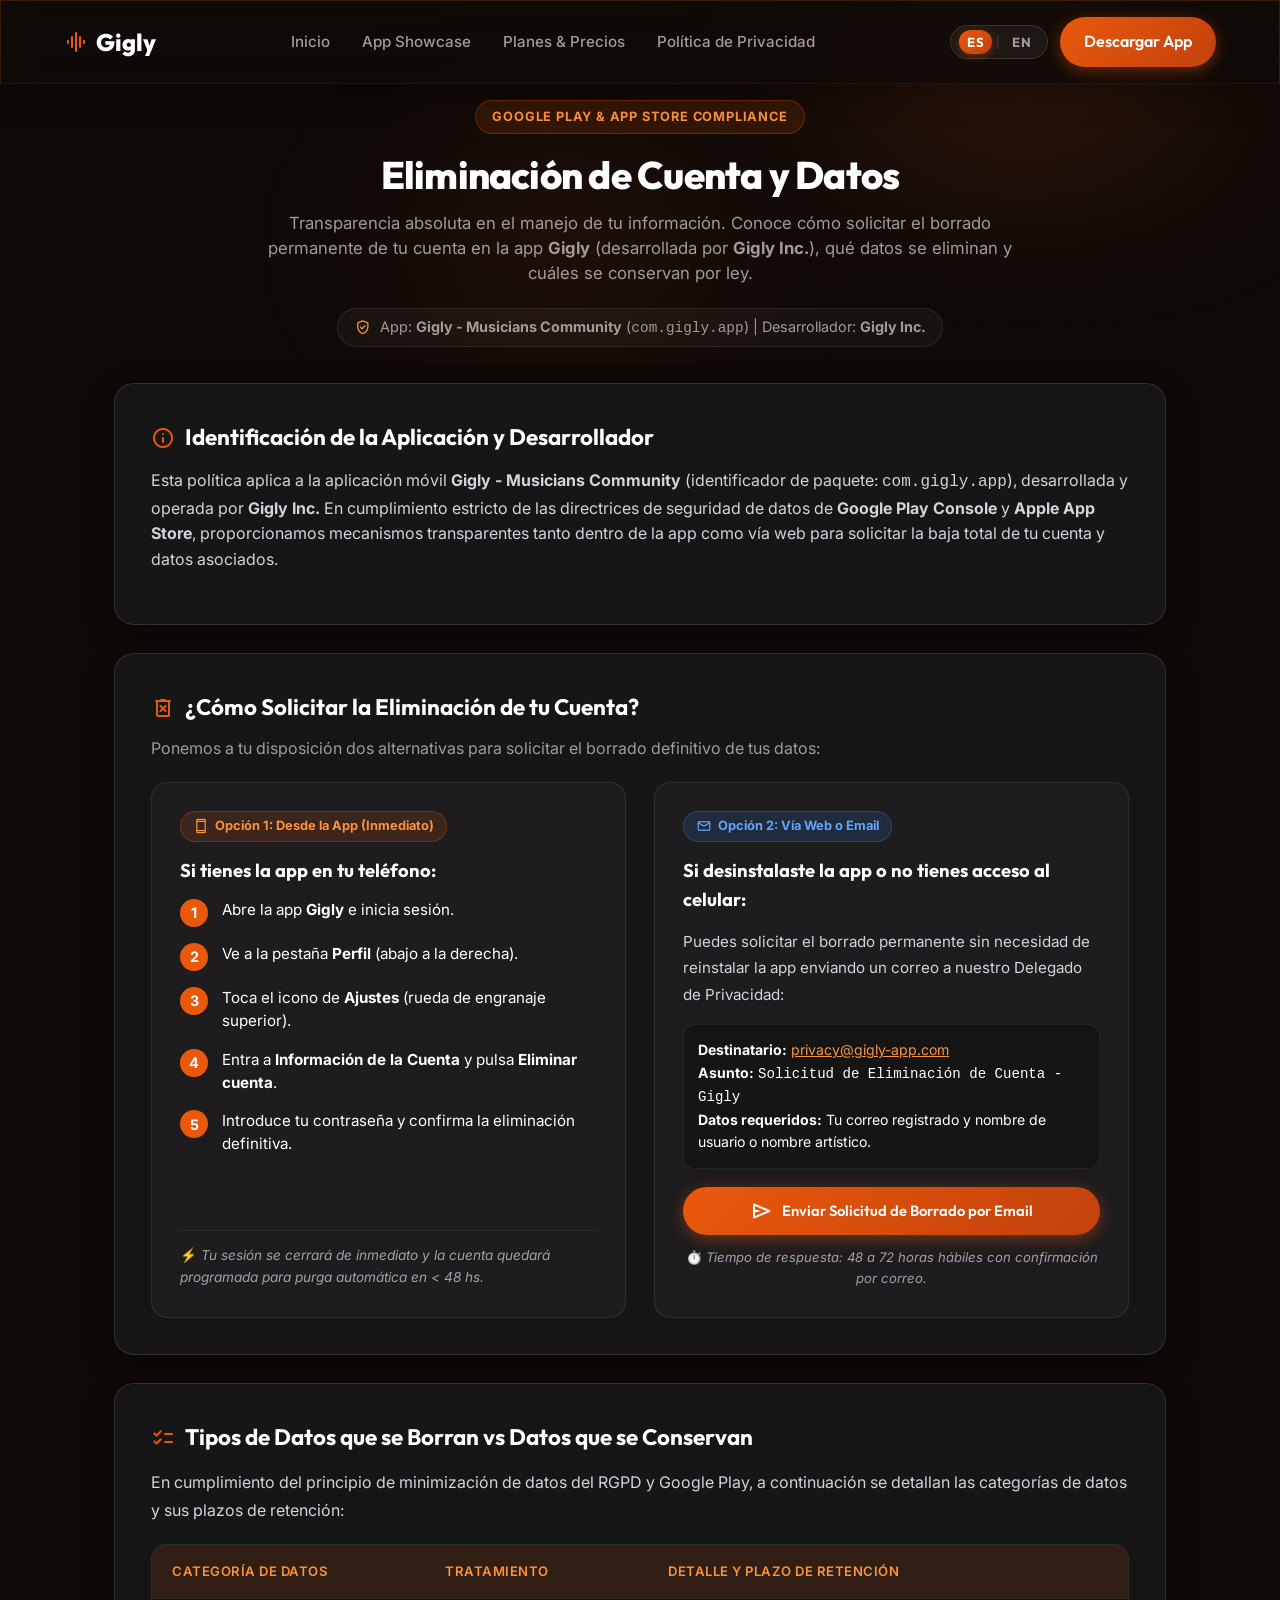
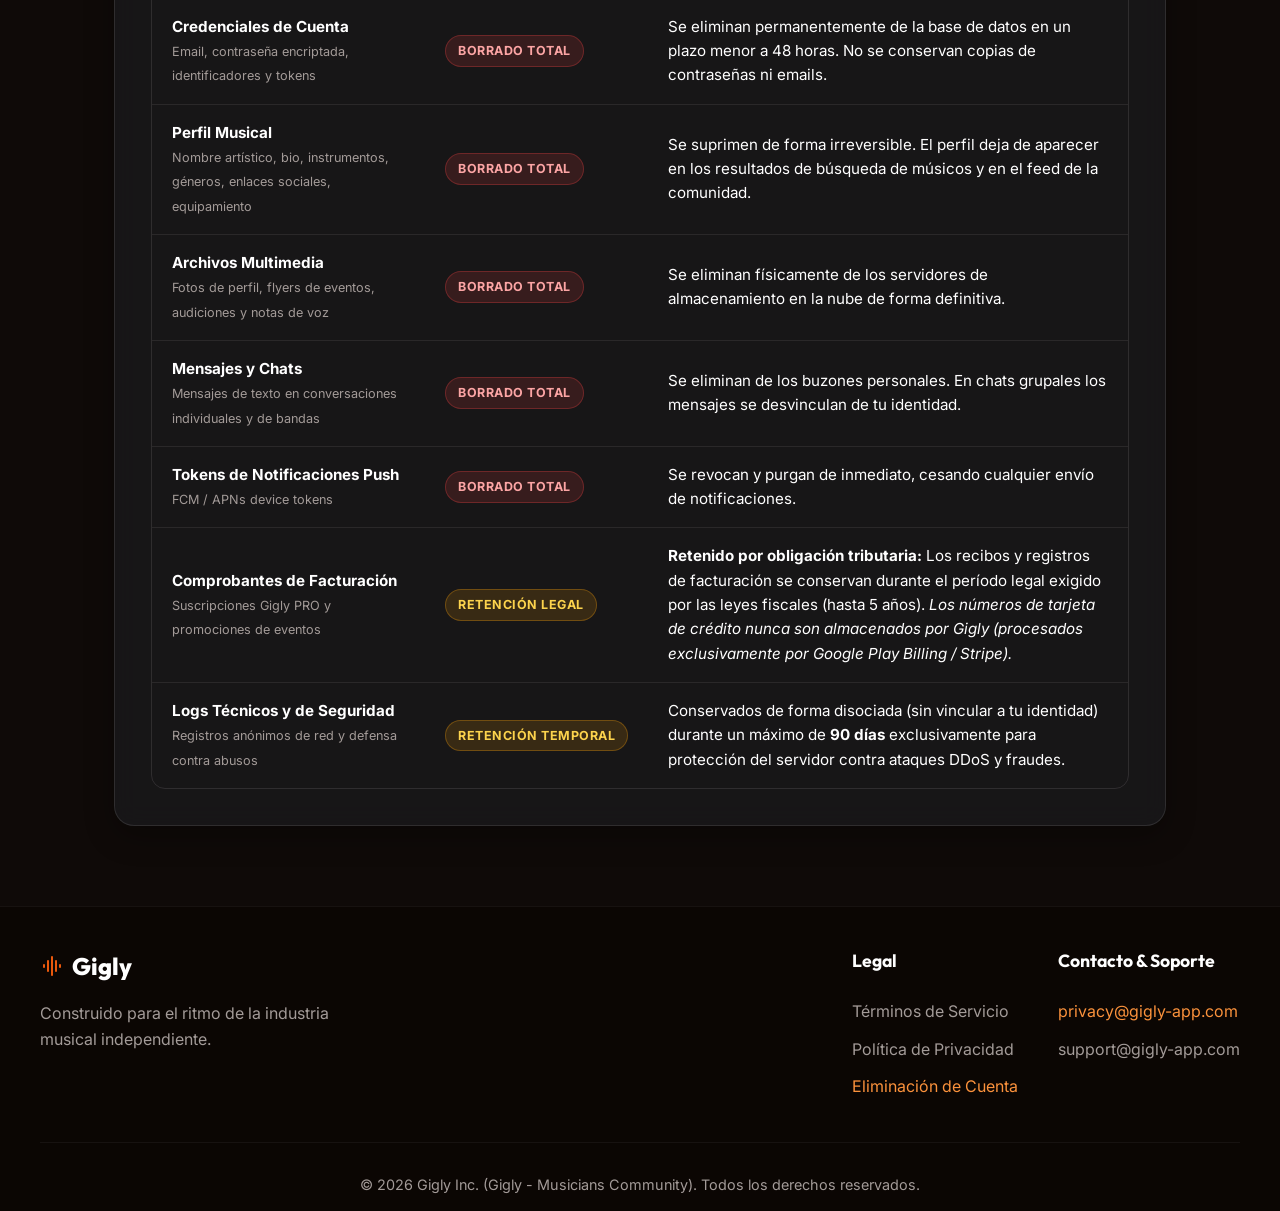
<file: eliminacion-de-cuenta/index.html>
<!doctype html>
<html lang="es">

<head>
  <meta charset="UTF-8" />
  <meta name="viewport" content="width=device-width, initial-scale=1.0" />
  <title>Eliminación de Cuenta y Datos - Gigly</title>
  <meta name="description"
    content="Instrucciones y política para la eliminación de cuenta y borrado de datos de usuario en la aplicación Gigly (Google Play / App Store)." />

  <!-- SEO & Canonical -->
  <link rel="canonical" href="https://gigly-app.com/eliminacion-de-cuenta/" />
  <meta property="og:type" content="website" />
  <meta property="og:url" content="https://gigly-app.com/eliminacion-de-cuenta/" />
  <meta property="og:title" content="Eliminación de Cuenta y Datos - Gigly" />
  <meta property="og:description"
    content="Solicitud y procedimiento para el borrado definitivo de cuentas y datos personales en la app Gigly." />

  <!-- Fonts -->
  <link rel="preconnect" href="https://fonts.googleapis.com" />
  <link rel="preconnect" href="https://fonts.gstatic.com" crossorigin />
  <link
    href="https://fonts.googleapis.com/css2?family=Outfit:wght@300;400;500;600;700;800&family=Inter:wght@400;500;600;700&display=swap"
    rel="stylesheet" />

  <!-- Icons -->
  <link href="https://fonts.googleapis.com/css2?family=Material+Symbols+Rounded:opsz,wght,FILL,GRAD@24,400,1,0"
    rel="stylesheet" />

  <!-- Styles -->
  <link rel="stylesheet" href="../styles.css" />
  <style>
    .legal-hero {
      padding: 100px 24px 16px !important;
      text-align: center;
      position: relative;
    }

    .legal-hero-content {
      max-width: 850px;
      margin: 0 auto;
      opacity: 1 !important;
      visibility: visible !important;
      transform: none !important;
    }

    .section-badge, .badge {
      display: inline-block;
      padding: 6px 16px;
      border-radius: 100px;
      font-size: 0.8rem;
      font-weight: 700;
      text-transform: uppercase;
      letter-spacing: 0.8px;
      background: rgba(234, 88, 12, 0.15);
      color: var(--primary-light);
      border: 1px solid rgba(234, 88, 12, 0.3);
      margin-bottom: 12px;
    }

    .hero-title {
      font-size: 2.4rem !important;
      font-weight: 800 !important;
      color: #fff !important;
      margin-top: 6px !important;
      margin-bottom: 12px !important;
      line-height: 1.2 !important;
    }

    .hero-subtitle {
      margin: 0 auto 16px !important;
      max-width: 780px !important;
      font-size: 1.05rem !important;
      color: var(--text-secondary) !important;
      line-height: 1.5 !important;
    }

    .legal-meta {
      display: inline-flex !important;
      align-items: center !important;
      gap: 8px !important;
      margin-top: 6px !important;
      margin-bottom: 0 !important;
      font-size: 0.9rem !important;
      color: var(--text-secondary) !important;
      background: rgba(255, 255, 255, 0.04) !important;
      padding: 6px 16px !important;
      border-radius: 100px !important;
      border: 1px solid rgba(255, 255, 255, 0.08) !important;
    }

    .deletion-container {
      max-width: 1100px;
      margin: 0 auto 80px;
      padding: 20px 24px 0;
      display: block;
    }

    .deletion-card {
      background: rgba(28, 28, 30, 0.7);
      border: 1px solid rgba(255, 255, 255, 0.1);
      border-radius: 20px;
      padding: 36px;
      margin-bottom: 28px;
      backdrop-filter: blur(12px);
      box-shadow: 0 10px 30px rgba(0, 0, 0, 0.3);
    }

    /* Grid balanceado de dos columnas para las opciones de eliminación */
    .options-grid {
      display: grid;
      grid-template-columns: 1fr 1fr;
      gap: 28px;
      margin-top: 20px;
    }

    @media (max-width: 860px) {
      .options-grid {
        grid-template-columns: 1fr;
      }
    }

    .option-card {
      background: rgba(255, 255, 255, 0.03);
      border: 1px solid rgba(255, 255, 255, 0.08);
      border-radius: 16px;
      padding: 28px;
      display: flex;
      flex-direction: column;
      justify-content: space-between;
      transition: transform 0.2s ease, border-color 0.2s ease;
    }

    .option-card:hover {
      border-color: rgba(234, 88, 12, 0.4);
      transform: translateY(-2px);
    }

    .option-badge {
      display: inline-flex;
      align-items: center;
      gap: 6px;
      padding: 4px 12px;
      border-radius: 20px;
      font-size: 0.8rem;
      font-weight: 700;
      background: rgba(234, 88, 12, 0.15);
      color: var(--primary-light);
      border: 1px solid rgba(234, 88, 12, 0.3);
      margin-bottom: 14px;
      align-self: flex-start;
    }

    .deletion-step {
      display: flex;
      align-items: flex-start;
      gap: 14px;
      margin-bottom: 16px;
      font-size: 0.95rem;
      line-height: 1.5;
    }

    .step-number {
      background: var(--primary);
      color: #fff;
      font-weight: 700;
      width: 28px;
      height: 28px;
      border-radius: 50%;
      display: flex;
      align-items: center;
      justify-content: center;
      flex-shrink: 0;
      font-size: 0.9rem;
    }

    .data-table-container {
      overflow-x: auto;
      margin-top: 20px;
      border-radius: 14px;
      border: 1px solid rgba(255, 255, 255, 0.1);
    }

    .data-table {
      width: 100%;
      border-collapse: collapse;
      font-size: 0.95rem;
    }

    .data-table th, .data-table td {
      padding: 16px 20px;
      text-align: left;
      border-bottom: 1px solid rgba(255, 255, 255, 0.08);
    }

    .data-table th {
      background: rgba(234, 88, 12, 0.12);
      color: var(--primary-light);
      font-weight: 600;
      text-transform: uppercase;
      font-size: 0.82rem;
      letter-spacing: 0.5px;
    }

    .data-table tr:last-child td {
      border-bottom: none;
    }

    .data-table tr:hover {
      background: rgba(255, 255, 255, 0.02);
    }

    .tag-badge {
      display: inline-block;
      padding: 5px 12px;
      border-radius: 20px;
      font-size: 0.78rem;
      font-weight: 700;
      text-transform: uppercase;
      letter-spacing: 0.5px;
      white-space: nowrap;
    }

    .tag-deleted {
      background: rgba(239, 68, 68, 0.15);
      color: #fca5a5;
      border: 1px solid rgba(239, 68, 68, 0.3);
    }

    .tag-retained {
      background: rgba(245, 158, 11, 0.15);
      color: #fcd34d;
      border: 1px solid rgba(245, 158, 11, 0.3);
    }
  </style>
</head>

<body>
  <!-- Navigation -->
  <nav class="navbar glass">
    <div class="nav-content">
      <a href="../index.html" class="logo">
        <span class="material-symbols-rounded logo-icon">graphic_eq</span>
        Gigly
      </a>
      <div class="nav-links">
        <a href="../index.html" data-i18n="nav.home">Inicio</a>
        <a href="../index.html#showcase" data-i18n="nav.showcase">App Showcase</a>
        <a href="../planes/index.html" data-i18n="nav.pricing">Planes & Precios</a>
        <a href="../politica-de-privacidad/index.html" data-i18n="footer.legal.privacy">Política de Privacidad</a>
      </div>
      <div class="nav-actions">
        <!-- Language Switcher (ES / EN) -->
        <div class="lang-switcher">
          <button class="lang-btn active" data-lang="es">ES</button>
          <span class="lang-divider">|</span>
          <button class="lang-btn" data-lang="en">EN</button>
        </div>
        <a href="https://play.google.com/store/apps/details?id=com.gigly.app" target="_blank" rel="noopener noreferrer" class="btn btn-primary" data-i18n="nav.download">Descargar App</a>
      </div>
      <button class="menu-btn material-symbols-rounded" aria-label="Abrir menú">menu</button>
    </div>
  </nav>

  <!-- Hero Header -->
  <header class="legal-hero">
    <div class="hero-background"></div>
    <div class="legal-hero-content">
      <div class="section-badge">Google Play & App Store Compliance</div>
      <h1 class="hero-title">
        <span class="lang-es">Eliminación de Cuenta y Datos</span>
        <span class="lang-en" style="display: none;">Account & Data Deletion</span>
      </h1>
      <p class="hero-subtitle" style="margin: 0 auto; max-width: 800px;">
        <span class="lang-es">Transparencia absoluta en el manejo de tu información. Conoce cómo solicitar el borrado permanente de tu cuenta en la app <strong>Gigly</strong> (desarrollada por <strong>Gigly Inc.</strong>), qué datos se eliminan y cuáles se conservan por ley.</span>
        <span class="lang-en" style="display: none;">Complete transparency over your information. Learn how to request permanent deletion of your account in the <strong>Gigly</strong> app (developed by <strong>Gigly Inc.</strong>), what data is erased, and what is retained by law.</span>
      </p>
      <div class="legal-meta">
        <span class="material-symbols-rounded" style="font-size: 1.1rem; color: var(--primary-light)">verified_user</span>
        <span>App: <strong>Gigly - Musicians Community</strong> (<code>com.gigly.app</code>) | Desarrollador: <strong>Gigly Inc.</strong></span>
      </div>
    </div>
  </header>

  <!-- Main Content Layout (Spacious Full Width) -->
  <main class="deletion-container">

    <!-- ==========================================
         SPANISH CONTENT
         ========================================== -->
    <div class="lang-es">

      <!-- Card 1: Identificación de la App -->
      <div class="deletion-card">
        <h2 style="display: flex; align-items: center; gap: 10px; color: #fff; margin-bottom: 12px; font-size: 1.4rem;">
          <span class="material-symbols-rounded" style="color: var(--primary)">info</span>
          Identificación de la Aplicación y Desarrollador
        </h2>
        <p class="legal-text" style="font-size: 1rem; line-height: 1.6;">
          Esta política aplica a la aplicación móvil <strong>Gigly - Musicians Community</strong> (identificador de paquete: <code>com.gigly.app</code>), desarrollada y operada por <strong>Gigly Inc.</strong> En cumplimiento estricto de las directrices de seguridad de datos de <strong>Google Play Console</strong> y <strong>Apple App Store</strong>, proporcionamos mecanismos transparentes tanto dentro de la app como vía web para solicitar la baja total de tu cuenta y datos asociados.
        </p>
      </div>

      <!-- Card 2: Métodos para solicitar la eliminación (Grid de 2 Columnas) -->
      <div class="deletion-card">
        <h2 style="display: flex; align-items: center; gap: 10px; color: #fff; margin-bottom: 8px; font-size: 1.4rem;">
          <span class="material-symbols-rounded" style="color: var(--primary)">delete_forever</span>
          ¿Cómo Solicitar la Eliminación de tu Cuenta?
        </h2>
        <p class="legal-text" style="color: var(--text-secondary); margin-bottom: 16px;">
          Ponemos a tu disposición dos alternativas para solicitar el borrado definitivo de tus datos:
        </p>

        <div class="options-grid">
          
          <!-- Columna Izquierda: Opción In-App -->
          <div class="option-card">
            <div>
              <span class="option-badge">
                <span class="material-symbols-rounded" style="font-size: 1rem;">smartphone</span>
                Opción 1: Desde la App (Inmediato)
              </span>
              <h3 style="color: #fff; font-size: 1.15rem; margin-bottom: 14px;">Si tienes la app en tu teléfono:</h3>
              
              <div class="deletion-step">
                <div class="step-number">1</div>
                <div>Abre la app <strong>Gigly</strong> e inicia sesión.</div>
              </div>
              <div class="deletion-step">
                <div class="step-number">2</div>
                <div>Ve a la pestaña <strong>Perfil</strong> (abajo a la derecha).</div>
              </div>
              <div class="deletion-step">
                <div class="step-number">3</div>
                <div>Toca el icono de <strong>Ajustes</strong> (rueda de engranaje superior).</div>
              </div>
              <div class="deletion-step">
                <div class="step-number">4</div>
                <div>Entra a <strong>Información de la Cuenta</strong> y pulsa <strong>Eliminar cuenta</strong>.</div>
              </div>
              <div class="deletion-step">
                <div class="step-number">5</div>
                <div>Introduce tu contraseña y confirma la eliminación definitiva.</div>
              </div>
            </div>
            <div style="margin-top: 18px; padding-top: 14px; border-top: 1px solid rgba(255,255,255,0.06); font-size: 0.85rem; color: #a1a1aa;">
              ⚡ <em>Tu sesión se cerrará de inmediato y la cuenta quedará programada para purga automática en &lt; 48 hs.</em>
            </div>
          </div>

          <!-- Columna Derecha: Opción Web / Email -->
          <div class="option-card">
            <div>
              <span class="option-badge" style="background: rgba(59, 130, 246, 0.15); color: #60a5fa; border-color: rgba(59, 130, 246, 0.3);">
                <span class="material-symbols-rounded" style="font-size: 1rem;">mail</span>
                Opción 2: Vía Web o Email
              </span>
              <h3 style="color: #fff; font-size: 1.15rem; margin-bottom: 14px;">Si desinstalaste la app o no tienes acceso al celular:</h3>
              <p class="legal-text" style="font-size: 0.95rem; margin-bottom: 16px;">
                Puedes solicitar el borrado permanente sin necesidad de reinstalar la app enviando un correo a nuestro Delegado de Privacidad:
              </p>
              
              <div style="background: rgba(0,0,0,0.25); padding: 14px; border-radius: 12px; border: 1px solid rgba(255,255,255,0.06); font-size: 0.88rem; line-height: 1.6; margin-bottom: 18px;">
                <strong>Destinatario:</strong> <a href="mailto:privacy@gigly-app.com" style="color: var(--primary-light);">privacy@gigly-app.com</a><br>
                <strong>Asunto:</strong> <code>Solicitud de Eliminación de Cuenta - Gigly</code><br>
                <strong>Datos requeridos:</strong> Tu correo registrado y nombre de usuario o nombre artístico.
              </div>
            </div>

            <div>
              <a href="mailto:privacy@gigly-app.com?subject=Solicitud%20de%20Eliminaci%C3%B3n%20de%20Cuenta%20y%20Datos%20-%20Gigly&body=Hola%20equipo%20de%20Gigly%2C%0A%0ASolicito%20la%20eliminaci%C3%B3n%20definitiva%20de%20mi%20cuenta%20y%20todos%20mis%20datos%20asociados%20en%20la%20app%20Gigly.%0A%0ACorreo%20registrado%3A%20%0ANombre%20de%20usuario%20o%20art%C3%ADstico%3A%20%0A%0AGracias." 
                 class="btn btn-primary" style="display: flex; align-items: center; justify-content: center; gap: 8px; width: 100%; padding: 12px 18px; font-size: 0.92rem;">
                <span class="material-symbols-rounded">send</span>
                Enviar Solicitud de Borrado por Email
              </a>
              <div style="margin-top: 12px; font-size: 0.82rem; color: #a1a1aa; text-align: center;">
                ⏱️ <em>Tiempo de respuesta: 48 a 72 horas hábiles con confirmación por correo.</em>
              </div>
            </div>
          </div>

        </div>
      </div>

      <!-- Card 3: Tabla de Datos eliminados vs conservados -->
      <div class="deletion-card">
        <h2 style="display: flex; align-items: center; gap: 10px; color: #fff; margin-bottom: 12px; font-size: 1.4rem;">
          <span class="material-symbols-rounded" style="color: var(--primary)">checklist</span>
          Tipos de Datos que se Borran vs Datos que se Conservan
        </h2>
        <p class="legal-text" style="margin-bottom: 16px;">
          En cumplimiento del principio de minimización de datos del RGPD y Google Play, a continuación se detallan las categorías de datos y sus plazos de retención:
        </p>

        <div class="data-table-container">
          <table class="data-table">
            <thead>
              <tr>
                <th style="width: 28%;">Categoría de Datos</th>
                <th style="width: 18%;">Tratamiento</th>
                <th>Detalle y Plazo de Retención</th>
              </tr>
            </thead>
            <tbody>
              <tr>
                <td><strong>Credenciales de Cuenta</strong><br><small style="color: var(--text-secondary);">Email, contraseña encriptada, identificadores y tokens</small></td>
                <td><span class="tag-badge tag-deleted">Borrado Total</span></td>
                <td>Se eliminan permanentemente de la base de datos en un plazo menor a 48 horas. No se conservan copias de contraseñas ni emails.</td>
              </tr>
              <tr>
                <td><strong>Perfil Musical</strong><br><small style="color: var(--text-secondary);">Nombre artístico, bio, instrumentos, géneros, enlaces sociales, equipamiento</small></td>
                <td><span class="tag-badge tag-deleted">Borrado Total</span></td>
                <td>Se suprimen de forma irreversible. El perfil deja de aparecer en los resultados de búsqueda de músicos y en el feed de la comunidad.</td>
              </tr>
              <tr>
                <td><strong>Archivos Multimedia</strong><br><small style="color: var(--text-secondary);">Fotos de perfil, flyers de eventos, audiciones y notas de voz</small></td>
                <td><span class="tag-badge tag-deleted">Borrado Total</span></td>
                <td>Se eliminan físicamente de los servidores de almacenamiento en la nube de forma definitiva.</td>
              </tr>
              <tr>
                <td><strong>Mensajes y Chats</strong><br><small style="color: var(--text-secondary);">Mensajes de texto en conversaciones individuales y de bandas</small></td>
                <td><span class="tag-badge tag-deleted">Borrado Total</span></td>
                <td>Se eliminan de los buzones personales. En chats grupales los mensajes se desvinculan de tu identidad.</td>
              </tr>
              <tr>
                <td><strong>Tokens de Notificaciones Push</strong><br><small style="color: var(--text-secondary);">FCM / APNs device tokens</small></td>
                <td><span class="tag-badge tag-deleted">Borrado Total</span></td>
                <td>Se revocan y purgan de inmediato, cesando cualquier envío de notificaciones.</td>
              </tr>
              <tr>
                <td><strong>Comprobantes de Facturación</strong><br><small style="color: var(--text-secondary);">Suscripciones Gigly PRO y promociones de eventos</small></td>
                <td><span class="tag-badge tag-retained">Retención Legal</span></td>
                <td><strong>Retenido por obligación tributaria:</strong> Los recibos y registros de facturación se conservan durante el período legal exigido por las leyes fiscales (hasta 5 años). <em>Los números de tarjeta de crédito nunca son almacenados por Gigly (procesados exclusivamente por Google Play Billing / Stripe).</em></td>
              </tr>
              <tr>
                <td><strong>Logs Técnicos y de Seguridad</strong><br><small style="color: var(--text-secondary);">Registros anónimos de red y defensa contra abusos</small></td>
                <td><span class="tag-badge tag-retained">Retención Temporal</span></td>
                <td>Conservados de forma disociada (sin vincular a tu identidad) durante un máximo de <strong>90 días</strong> exclusivamente para protección del servidor contra ataques DDoS y fraudes.</td>
              </tr>
            </tbody>
          </table>
        </div>
      </div>

    </div>

    <!-- ==========================================
         ENGLISH CONTENT
         ========================================== -->
    <div class="lang-en" style="display: none;">

      <!-- Card 1: App Identification -->
      <div class="deletion-card">
        <h2 style="display: flex; align-items: center; gap: 10px; color: #fff; margin-bottom: 12px; font-size: 1.4rem;">
          <span class="material-symbols-rounded" style="color: var(--primary)">info</span>
          App & Developer Identification
        </h2>
        <p class="legal-text" style="font-size: 1rem; line-height: 1.6;">
          This policy applies to the mobile application <strong>Gigly - Musicians Community</strong> (package name: <code>com.gigly.app</code>), developed and operated by <strong>Gigly Inc.</strong> In strict compliance with <strong>Google Play Console</strong> and <strong>Apple App Store</strong> data safety guidelines, we provide clear, direct options both within the app and via the web to request the complete deletion of your account and personal data.
        </p>
      </div>

      <!-- Card 2: Deletion Methods (2-Column Grid) -->
      <div class="deletion-card">
        <h2 style="display: flex; align-items: center; gap: 10px; color: #fff; margin-bottom: 8px; font-size: 1.4rem;">
          <span class="material-symbols-rounded" style="color: var(--primary)">delete_forever</span>
          How to Request Account Deletion
        </h2>
        <p class="legal-text" style="color: var(--text-secondary); margin-bottom: 16px;">
          We offer two straightforward methods to permanently delete your account and personal data:
        </p>

        <div class="options-grid">
          
          <!-- Left Column: In-App Option -->
          <div class="option-card">
            <div>
              <span class="option-badge">
                <span class="material-symbols-rounded" style="font-size: 1rem;">smartphone</span>
                Option 1: In-App (Instant)
              </span>
              <h3 style="color: #fff; font-size: 1.15rem; margin-bottom: 14px;">If you have the app on your phone:</h3>
              
              <div class="deletion-step">
                <div class="step-number">1</div>
                <div>Open the <strong>Gigly</strong> app and sign in.</div>
              </div>
              <div class="deletion-step">
                <div class="step-number">2</div>
                <div>Tap the <strong>Profile</strong> tab on the bottom navigation bar.</div>
              </div>
              <div class="deletion-step">
                <div class="step-number">3</div>
                <div>Tap the <strong>Settings</strong> icon (gear wheel in the top right).</div>
              </div>
              <div class="deletion-step">
                <div class="step-number">4</div>
                <div>Select <strong>Account Information</strong> and tap <strong>Delete Account</strong>.</div>
              </div>
              <div class="deletion-step">
                <div class="step-number">5</div>
                <div>Enter your password and confirm permanent deletion.</div>
              </div>
            </div>
            <div style="margin-top: 18px; padding-top: 14px; border-top: 1px solid rgba(255,255,255,0.06); font-size: 0.85rem; color: #a1a1aa;">
              ⚡ <em>Your session is disconnected immediately and data is scheduled for automated purge within &lt; 48 hours.</em>
            </div>
          </div>

          <!-- Right Column: Web / Email Option -->
          <div class="option-card">
            <div>
              <span class="option-badge" style="background: rgba(59, 130, 246, 0.15); color: #60a5fa; border-color: rgba(59, 130, 246, 0.3);">
                <span class="material-symbols-rounded" style="font-size: 1rem;">mail</span>
                Option 2: Web or Email
              </span>
              <h3 style="color: #fff; font-size: 1.15rem; margin-bottom: 14px;">If you uninstalled the app or lost phone access:</h3>
              <p class="legal-text" style="font-size: 0.95rem; margin-bottom: 16px;">
                You can request deletion without reinstalling the app by emailing our Data Protection Officer:
              </p>
              
              <div style="background: rgba(0,0,0,0.25); padding: 14px; border-radius: 12px; border: 1px solid rgba(255,255,255,0.06); font-size: 0.88rem; line-height: 1.6; margin-bottom: 18px;">
                <strong>Recipient:</strong> <a href="mailto:privacy@gigly-app.com" style="color: var(--primary-light);">privacy@gigly-app.com</a><br>
                <strong>Subject:</strong> <code>Account Deletion Request - Gigly</code><br>
                <strong>Details needed:</strong> Your registered email address and username or stage name.
              </div>
            </div>

            <div>
              <a href="mailto:privacy@gigly-app.com?subject=Account%20and%20Data%20Deletion%20Request%20-%20Gigly&body=Hello%20Gigly%20Team%2C%0A%0AI%20am%20requesting%20the%20permanent%20deletion%20of%20my%20account%20and%20all%20associated%20personal%20data%20in%20the%20Gigly%20app.%0A%0ARegistered%20Email%3A%20%0AUsername%20%2F%20Artist%20Name%3A%20%0A%0AThank%20you." 
                 class="btn btn-primary" style="display: flex; align-items: center; justify-content: center; gap: 8px; width: 100%; padding: 12px 18px; font-size: 0.92rem;">
                <span class="material-symbols-rounded">send</span>
                Send Deletion Request via Email
              </a>
              <div style="margin-top: 12px; font-size: 0.82rem; color: #a1a1aa; text-align: center;">
                ⏱️ <em>Turnaround: 48 to 72 business hours with confirmation sent back to your email.</em>
              </div>
            </div>
          </div>

        </div>
      </div>

      <!-- Card 3: Data Table -->
      <div class="deletion-card">
        <h2 style="display: flex; align-items: center; gap: 10px; color: #fff; margin-bottom: 12px; font-size: 1.4rem;">
          <span class="material-symbols-rounded" style="color: var(--primary)">checklist</span>
          Types of Data Deleted vs Data Retained
        </h2>
        <p class="legal-text" style="margin-bottom: 16px;">
          In adherence to the GDPR data minimization principle and Google Play policy, below is the breakdown of data handling and retention schedules:
        </p>

        <div class="data-table-container">
          <table class="data-table">
            <thead>
              <tr>
                <th style="width: 28%;">Data Category</th>
                <th style="width: 18%;">Status</th>
                <th>Handling & Retention Period</th>
              </tr>
            </thead>
            <tbody>
              <tr>
                <td><strong>Account Credentials</strong><br><small style="color: var(--text-secondary);">Email, hashed password, user ID, tokens</small></td>
                <td><span class="tag-badge tag-deleted">Permanently Erased</span></td>
                <td>Purged from active databases within 48 hours. No credential copies are kept.</td>
              </tr>
              <tr>
                <td><strong>Musician Profile</strong><br><small style="color: var(--text-secondary);">Artist name, bio, instruments, genres, Spotify/YouTube links, gear</small></td>
                <td><span class="tag-badge tag-deleted">Permanently Erased</span></td>
                <td>Irreversibly deleted. Profile vanishes immediately from musician searches and directories.</td>
              </tr>
              <tr>
                <td><strong>Media Uploads</strong><br><small style="color: var(--text-secondary);">Avatars, event flyers, audition audio notes</small></td>
                <td><span class="tag-badge tag-deleted">Permanently Erased</span></td>
                <td>Physically deleted from cloud media storage buckets.</td>
              </tr>
              <tr>
                <td><strong>Messages & Chats</strong><br><small style="color: var(--text-secondary);">Text messages in private & band inboxes</small></td>
                <td><span class="tag-badge tag-deleted">Permanently Erased</span></td>
                <td>Removed from user inboxes. Group messages are disassociated from personal identity.</td>
              </tr>
              <tr>
                <td><strong>Push Notification Tokens</strong><br><small style="color: var(--text-secondary);">FCM / APNs device tokens</small></td>
                <td><span class="tag-badge tag-deleted">Permanently Erased</span></td>
                <td>Revoked and deleted immediately; all push notifications cease.</td>
              </tr>
              <tr>
                <td><strong>Billing & Purchase Records</strong><br><small style="color: var(--text-secondary);">Gigly PRO subscriptions, event promotions</small></td>
                <td><span class="tag-badge tag-retained">Legal Retention</span></td>
                <td><strong>Retained under financial regulations:</strong> Transaction receipts are retained for the statutory period required by tax laws (up to 5 years). <em>Card numbers are never held by Gigly (processed solely by Google Play Billing / Stripe).</em></td>
              </tr>
              <tr>
                <td><strong>Technical Security Logs</strong><br><small style="color: var(--text-secondary);">Anonymous network error logs and abuse defense</small></td>
                <td><span class="tag-badge tag-retained">Temporary Retention</span></td>
                <td>Retained in anonymized form for up to <strong>90 days</strong> strictly for platform defense against DDoS and fraud.</td>
              </tr>
            </tbody>
          </table>
        </div>
      </div>

    </div>

  </main>

  <!-- Footer -->
  <footer class="footer">
    <div class="footer-content">
      <div class="footer-brand">
        <div class="logo">
          <span class="material-symbols-rounded logo-icon">graphic_eq</span>
          Gigly
        </div>
        <p>Construido para el ritmo de la industria musical independiente.</p>
      </div>
      <div class="footer-links">
        <div class="link-group">
          <h4>Legal</h4>
          <a href="../terminos-de-servicio/index.html">Términos de Servicio</a>
          <a href="../politica-de-privacidad/index.html">Política de Privacidad</a>
          <a href="index.html" style="color: var(--primary-light)">Eliminación de Cuenta</a>
        </div>
        <div class="link-group">
          <h4>Contacto & Soporte</h4>
          <a href="mailto:privacy@gigly-app.com" style="color: var(--primary-light)">privacy@gigly-app.com</a>
          <a href="mailto:support@gigly-app.com">support@gigly-app.com</a>
        </div>
      </div>
    </div>
    <div class="footer-bottom">
      <p>&copy; 2026 Gigly Inc. (Gigly - Musicians Community). Todos los derechos reservados.</p>
    </div>
  </footer>

  <!-- Language Switcher Script -->
  <script>
    const langBtns = document.querySelectorAll('.lang-btn');
    const esBlocks = document.querySelectorAll('.lang-es');
    const enBlocks = document.querySelectorAll('.lang-en');

    function setLanguage(lang) {
      if (lang === 'en') {
        esBlocks.forEach(el => el.style.display = 'none');
        enBlocks.forEach(el => el.style.display = 'block');
        langBtns.forEach(b => b.classList.toggle('active', b.dataset.lang === 'en'));
        document.documentElement.lang = 'en';
      } else {
        enBlocks.forEach(el => el.style.display = 'none');
        esBlocks.forEach(el => el.style.display = 'block');
        langBtns.forEach(b => b.classList.toggle('active', b.dataset.lang === 'es'));
        document.documentElement.lang = 'es';
      }
      try { localStorage.setItem('gigly_lang', lang); } catch (e) {}
    }

    langBtns.forEach(btn => {
      btn.addEventListener('click', () => setLanguage(btn.dataset.lang));
    });

    // Initial check from localStorage or URL hash
    try {
      const saved = localStorage.getItem('gigly_lang');
      if (saved === 'en' || window.location.hash === '#en') {
        setLanguage('en');
      }
    } catch (e) {}
  </script>
</body>

</html>
</file>
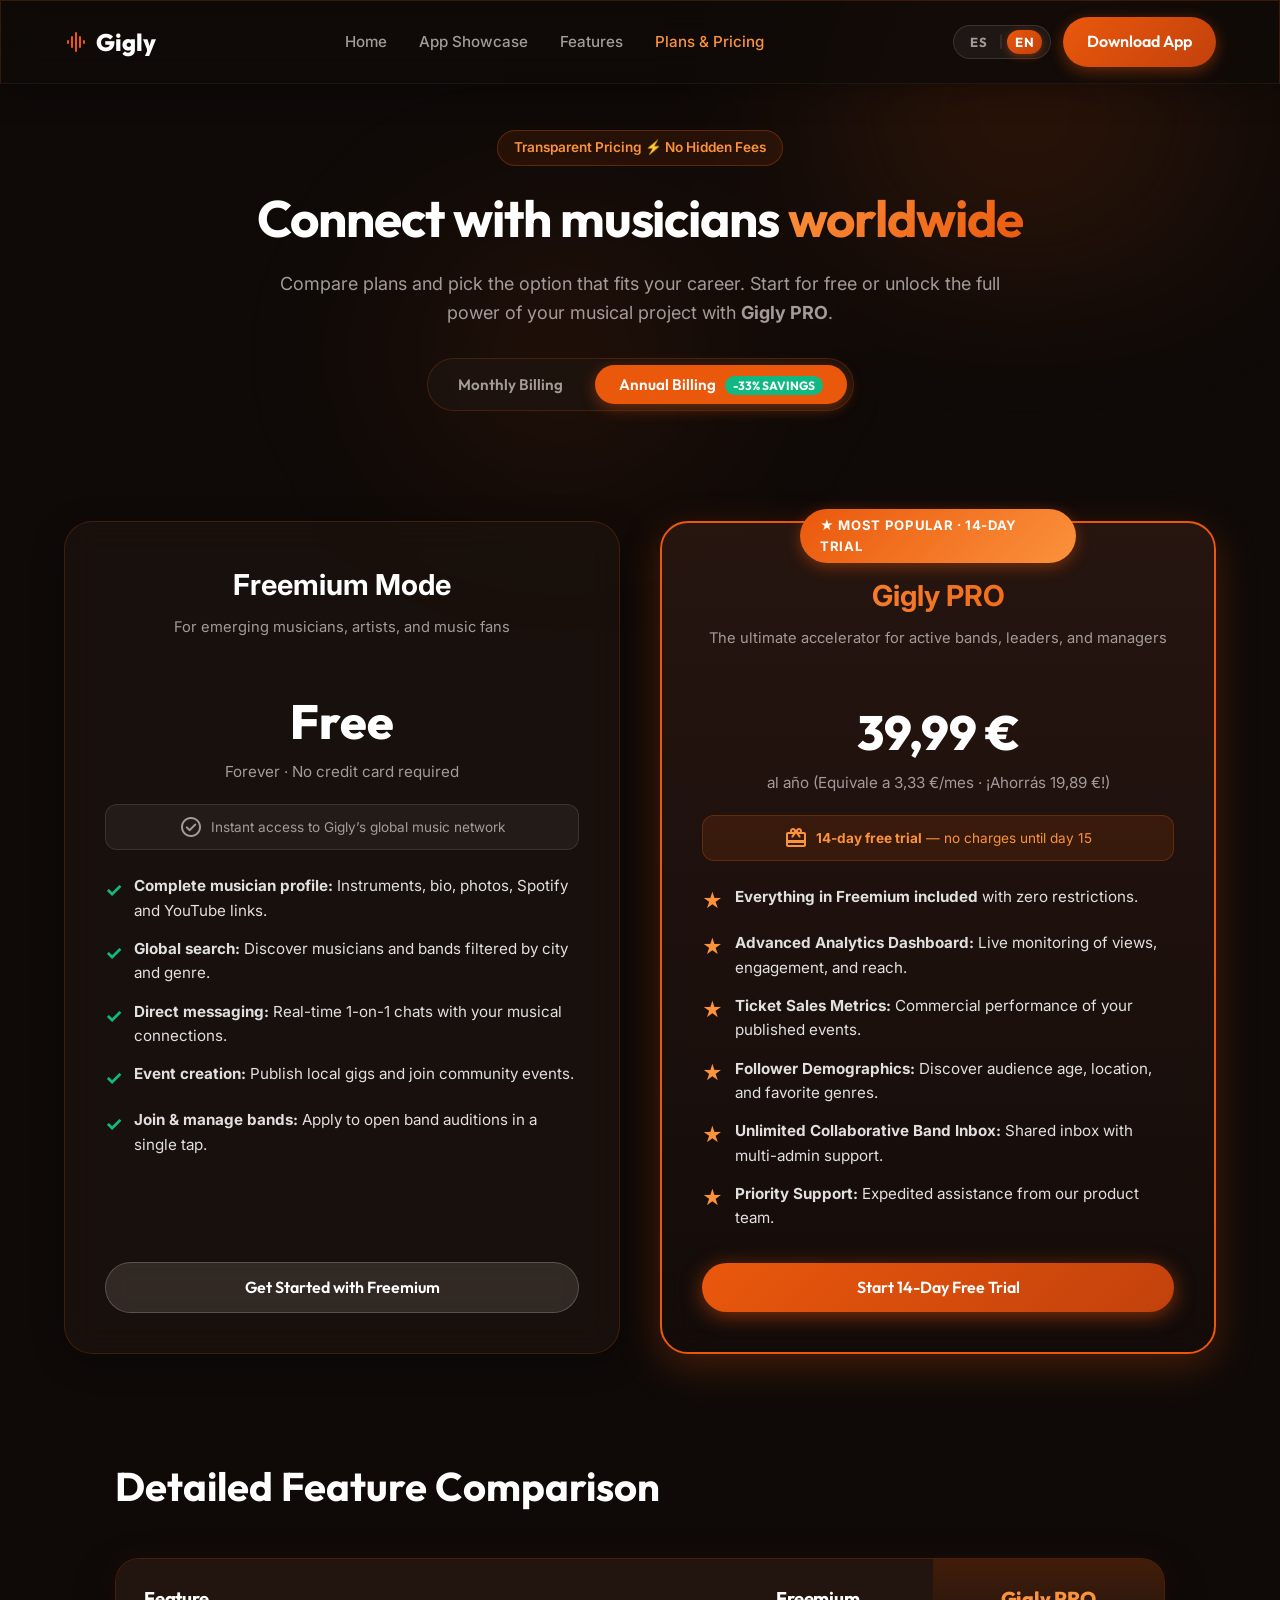
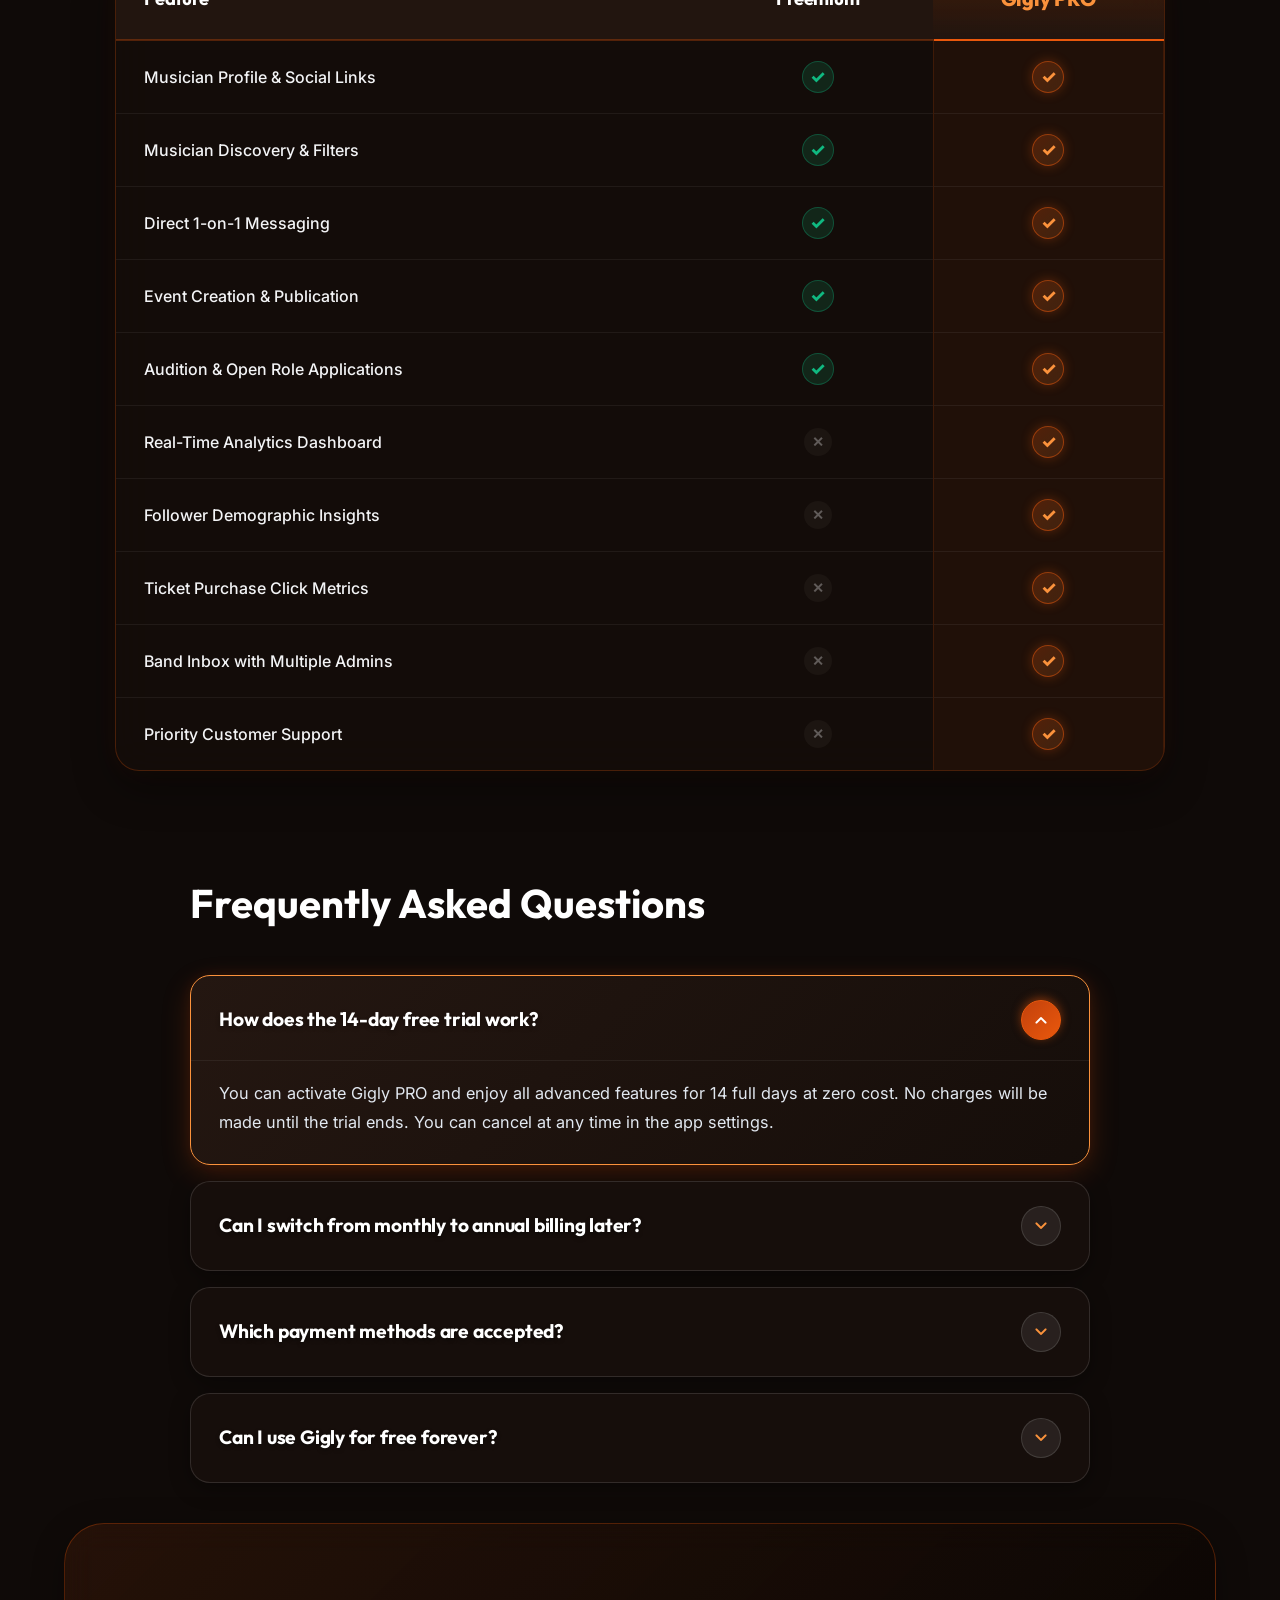
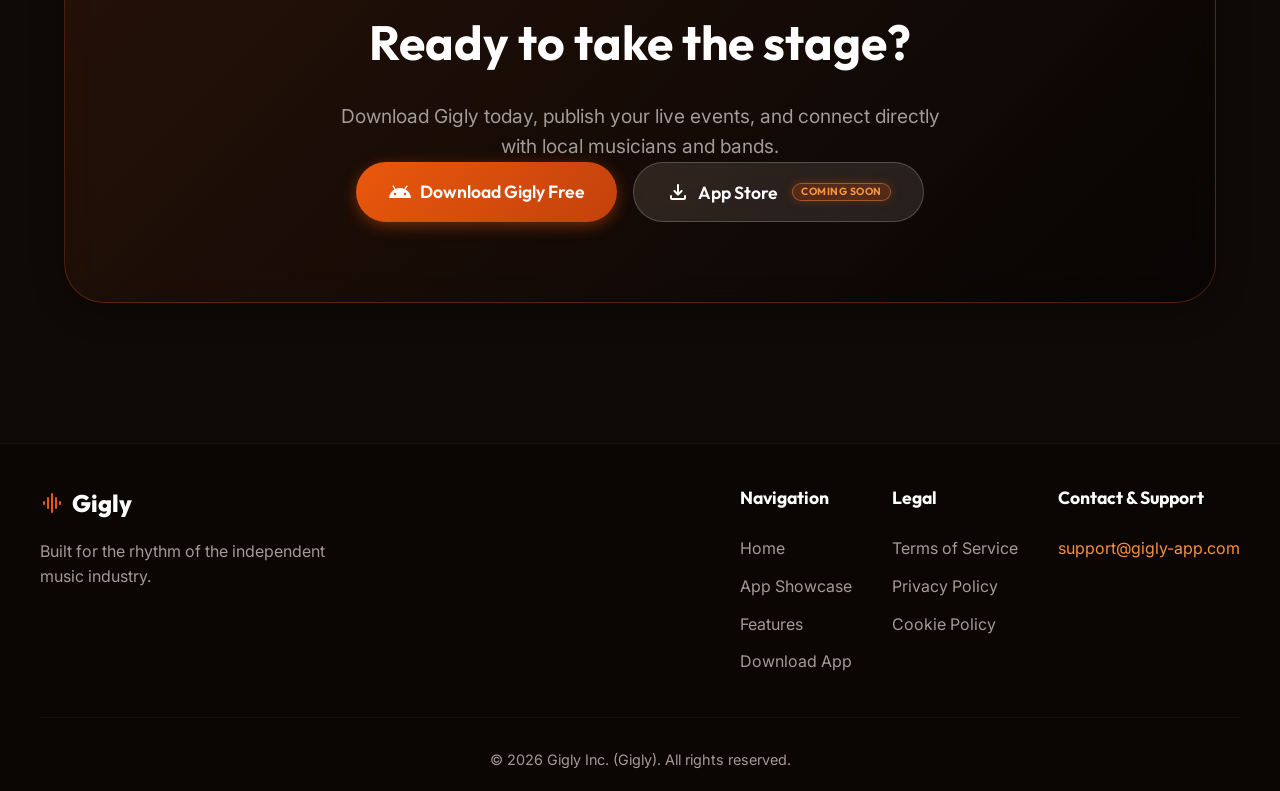
<file: planes/index.html>
<!doctype html>
<html lang="es">
  <head>
    <meta charset="UTF-8" />
    <meta name="viewport" content="width=device-width, initial-scale=1.0" />
    <title>Planes y Precios - Gigly | Freemium y Gigly PRO</title>
    <meta
      name="description"
      content="Compara los planes Freemium y Gigly PRO. Descubre cuál es la mejor opción para conectar con músicos, gestionar tu banda, monetizar eventos y acceder a analíticas avanzadas."
    />

    <!-- SEO & Open Graph -->
    <link rel="canonical" href="https://gigly-app.com/planes/" />
    <meta property="og:type" content="website" />
    <meta property="og:url" content="https://gigly-app.com/planes/" />
    <meta property="og:title" content="Planes y Precios - Gigly | Freemium y Gigly PRO" />
    <meta property="og:description" content="Compara los planes Freemium y Gigly PRO. Descubre cuál es la mejor opción para conectar con músicos, gestionar tu banda y acceder a analíticas avanzadas." />

    <!-- Fonts -->
    <link rel="preconnect" href="https://fonts.googleapis.com" />
    <link rel="preconnect" href="https://fonts.gstatic.com" crossorigin />
    <link
      href="https://fonts.googleapis.com/css2?family=Outfit:wght@300;400;500;600;700;800&family=Inter:wght@400;500;600;700&display=swap"
      rel="stylesheet"
    />

    <!-- Icons -->
    <link
      href="https://fonts.googleapis.com/css2?family=Material+Symbols+Rounded:opsz,wght,FILL,GRAD@24,400,1,0"
      rel="stylesheet"
    />

    <!-- Styles -->
    <link rel="stylesheet" href="../styles.css" />
  </head>
  <body>
    <!-- Navigation -->
    <nav class="navbar glass">
      <div class="nav-content">
        <a href="../index.html" class="logo">
          <span class="material-symbols-rounded logo-icon">graphic_eq</span>
          Gigly
        </a>
        <div class="nav-links">
          <a href="../index.html" data-i18n="nav.home">Inicio</a>
          <a href="../index.html#showcase" data-i18n="nav.showcase">App Showcase</a>
          <a href="../index.html#features" data-i18n="nav.features">Características</a>
          <a href="index.html" style="color: var(--primary-light)" data-i18n="nav.pricing">Planes & Precios</a>
        </div>
        <div class="nav-actions">
          <!-- Language Switcher (ES / EN) -->
          <div class="lang-switcher">
            <button class="lang-btn active" data-lang="es">ES</button>
            <span class="lang-divider">|</span>
            <button class="lang-btn" data-lang="en">EN</button>
          </div>
          <a href="https://play.google.com/store/apps/details?id=com.gigly.app" target="_blank" rel="noopener noreferrer" class="btn btn-primary" data-i18n="nav.download">Descargar App</a>
        </div>
        <button class="menu-btn material-symbols-rounded" aria-label="Abrir menú">menu</button>
      </div>
    </nav>

    <!-- Header Hero -->
    <header class="pricing-page-hero">
      <div class="hero-background"></div>
      <div class="fade-up">
        <div class="badge" data-i18n="pricing.hero.badge">Suscripciones Transparentes ⚡ Sin Letra Pequeña</div>
        <h1 class="hero-title" style="font-size: 3.2rem" data-i18n-html="pricing.hero.title">
          Conecta con músicos de <span class="text-gradient">todo el mundo</span>
        </h1>
        <p class="hero-subtitle" style="margin: 0 auto" data-i18n-html="pricing.hero.subtitle">
          Compara los planes y elige la opción que mejor se adapte a tus necesidades. Empieza gratis o desbloquea todo el potencial de tu proyecto con <strong>Gigly PRO</strong>.
        </p>

        <!-- Billing Toggle -->
        <div class="billing-toggle-wrapper">
          <button id="billing-monthly" class="billing-toggle-btn" data-i18n="pricing.toggle.monthly">Facturación Mensual</button>
          <button id="billing-annual" class="billing-toggle-btn active">
            <span data-i18n="pricing.toggle.annual">Facturación Anual</span>
            <span class="discount-badge" data-i18n="pricing.toggle.discount">-33% AHORRO</span>
          </button>
        </div>
      </div>
    </header>

    <!-- Plans Comparison Section -->
    <main class="pricing-container">
      <div class="plans-comparison-grid">
        
        <!-- CARD 1: Modo Freemium -->
        <div class="plan-card glass fade-up">
          <div class="plan-header">
            <div class="plan-name" data-i18n="pricing.freemium.title">Modo Freemium</div>
            <div class="plan-tagline" data-i18n="pricing.freemium.tagline">Para músicos y artistas que están comenzando</div>
          </div>

          <div class="plan-price-box">
            <div class="plan-price" data-i18n="pricing.freemium.price">Gratis</div>
            <div class="plan-price-period" data-i18n="pricing.freemium.period">Para siempre · Sin tarjeta requerida</div>
          </div>

          <div class="plan-trial-notice" style="background: rgba(255, 255, 255, 0.05); color: var(--text-secondary); border-color: rgba(255, 255, 255, 0.1);">
            <span class="material-symbols-rounded">check_circle</span>
            <span data-i18n="pricing.freemium.notice">Acceso inmediato a la red global de Gigly</span>
          </div>

          <ul class="plan-features-list">
            <li>
              <span class="check-icon">✓</span>
              <span data-i18n-html="pricing.freemium.f1"><strong>Perfil de músico completo:</strong> Instrumentos, bio, fotos, enlaces a Spotify y YouTube.</span>
            </li>
            <li>
              <span class="check-icon">✓</span>
              <span data-i18n-html="pricing.freemium.f2"><strong>Búsqueda global:</strong> Encuentra músicos y bandas filtrados por ciudad y estilo.</span>
            </li>
            <li>
              <span class="check-icon">✓</span>
              <span data-i18n-html="pricing.freemium.f3"><strong>Mensajería y chats:</strong> Conversaciones directas en tiempo real con tus conexiones.</span>
            </li>
            <li>
              <span class="check-icon">✓</span>
              <span data-i18n-html="pricing.freemium.f4"><strong>Creación de eventos:</strong> Publica shows locales y participa en eventos de la comunidad.</span>
            </li>
            <li>
              <span class="check-icon">✓</span>
              <span data-i18n-html="pricing.freemium.f5"><strong>Unirte y administrar bandas:</strong> Postúlate a audiciones abiertas en un solo toque.</span>
            </li>
          </ul>

          <a href="../index.html#download" class="btn btn-store" style="width: 100%" data-i18n="pricing.freemium.btn">Continuar con Freemium</a>
        </div>

        <!-- CARD 2: Gigly PRO -->
        <div class="plan-card glass featured fade-up delay-1">
          <div class="plan-ribbon" data-i18n="pricing.pro.ribbon">★ MÁS POPULAR · 14 DÍAS GRATIS</div>

          <div class="plan-header" style="margin-top: 10px">
            <div class="plan-name text-gradient" data-i18n="pricing.pro.title">Gigly PRO</div>
            <div class="plan-tagline" data-i18n="pricing.pro.tagline">El impulso definitivo para bandas consolidadas, directores y managers</div>
          </div>

          <div class="plan-price-box">
            <div id="pro-price-display" class="plan-price">39,99 €</div>
            <div id="pro-period-display" class="plan-price-period">al año (Equivale a 3,33 €/mes · ¡Ahorrás 19,89 €!)</div>
          </div>

          <div class="plan-trial-notice">
            <span class="material-symbols-rounded">redeem</span>
            <span data-i18n-html="pricing.pro.trial"><strong>14 días de prueba gratis</strong> — sin cobros hasta el día 15</span>
          </div>

          <ul class="plan-features-list">
            <li>
              <span class="pro-check-icon">★</span>
              <span data-i18n-html="pricing.pro.f1"><strong>Todo lo de Freemium incluido</strong> sin restricciones de uso.</span>
            </li>
            <li>
              <span class="pro-check-icon">★</span>
              <span data-i18n-html="pricing.pro.f2"><strong>Dashboard de Analíticas Avanzado:</strong> Visualizaciones, engagement y alcance en tiempo real.</span>
            </li>
            <li>
              <span class="pro-check-icon">★</span>
              <span data-i18n-html="pricing.pro.f3"><strong>Métricas de Venta de Boletos:</strong> Rendimiento comercial de eventos creados.</span>
            </li>
            <li>
              <span class="pro-check-icon">★</span>
              <span data-i18n-html="pricing.pro.f4"><strong>Demografía de Seguidores:</strong> Edad, ubicación geográfica y géneros preferidos.</span>
            </li>
            <li>
              <span class="pro-check-icon">★</span>
              <span data-i18n-html="pricing.pro.f5"><strong>Band Inbox Colaborativo Ilimitado:</strong> Bandeja grupal con múltiples administradores.</span>
            </li>
            <li>
              <span class="pro-check-icon">★</span>
              <span data-i18n-html="pricing.pro.f6"><strong>Soporte Prioritario:</strong> Atención rápida por parte de nuestro equipo.</span>
            </li>
          </ul>

          <a href="../index.html#download" class="btn btn-primary" style="width: 100%; box-shadow: 0 4px 20px rgba(234, 88, 12, 0.5);" data-i18n="pricing.pro.btn">
            Probar 14 Días Gratis
          </a>
        </div>

      </div>

      <!-- Feature Comparison Matrix -->
      <section class="comparison-table-section fade-up">
        <h2 class="section-title text-center" style="margin-bottom: 40px" data-i18n="pricing.table.title">Comparativa de Funcionalidades</h2>
        <div class="table-wrapper">
          <table class="comparison-table">
            <thead>
              <tr>
                <th data-i18n="pricing.table.feature">Funcionalidad</th>
                <th class="text-center" data-i18n="pricing.table.freemium">Freemium</th>
                <th class="text-center highlight-col" data-i18n="pricing.table.pro">Gigly PRO</th>
              </tr>
            </thead>
            <tbody>
              <tr>
                <td data-i18n="pricing.table.row1">Perfil de músico & enlaces sociales</td>
                <td class="text-center"><span class="table-check">✓</span></td>
                <td class="text-center highlight-col"><span class="table-check pro">✓</span></td>
              </tr>
              <tr>
                <td data-i18n="pricing.table.row2">Explorador y búsqueda de músicos</td>
                <td class="text-center"><span class="table-check">✓</span></td>
                <td class="text-center highlight-col"><span class="table-check pro">✓</span></td>
              </tr>
              <tr>
                <td data-i18n="pricing.table.row3">Mensajería y chat directo</td>
                <td class="text-center"><span class="table-check">✓</span></td>
                <td class="text-center highlight-col"><span class="table-check pro">✓</span></td>
              </tr>
              <tr>
                <td data-i18n="pricing.table.row4">Creación y publicación de eventos</td>
                <td class="text-center"><span class="table-check">✓</span></td>
                <td class="text-center highlight-col"><span class="table-check pro">✓</span></td>
              </tr>
              <tr>
                <td data-i18n="pricing.table.row5">Postulación a vacantes y audiciones</td>
                <td class="text-center"><span class="table-check">✓</span></td>
                <td class="text-center highlight-col"><span class="table-check pro">✓</span></td>
              </tr>
              <tr>
                <td data-i18n="pricing.table.row6">Dashboard de analíticas en tiempo real</td>
                <td class="text-center"><span class="table-cross">✕</span></td>
                <td class="text-center highlight-col"><span class="table-check pro">✓</span></td>
              </tr>
              <tr>
                <td data-i18n="pricing.table.row7">Estadísticas demográficas de audiencia</td>
                <td class="text-center"><span class="table-cross">✕</span></td>
                <td class="text-center highlight-col"><span class="table-check pro">✓</span></td>
              </tr>
              <tr>
                <td data-i18n="pricing.table.row8">Métricas de clics en compra de tickets</td>
                <td class="text-center"><span class="table-cross">✕</span></td>
                <td class="text-center highlight-col"><span class="table-check pro">✓</span></td>
              </tr>
              <tr>
                <td data-i18n="pricing.table.row9">Band Inbox con múltiples administradores</td>
                <td class="text-center"><span class="table-cross">✕</span></td>
                <td class="text-center highlight-col"><span class="table-check pro">✓</span></td>
              </tr>
              <tr>
                <td data-i18n="pricing.table.row10">Soporte prioritario</td>
                <td class="text-center"><span class="table-cross">✕</span></td>
                <td class="text-center highlight-col"><span class="table-check pro">✓</span></td>
              </tr>
            </tbody>
          </table>
        </div>
      </section>

      <!-- Pricing FAQ Accordion -->
      <section class="pricing-faq-section fade-up">
        <h2 class="section-title text-center" style="margin-bottom: 40px" data-i18n="pricing.faq.title">Preguntas Frecuentes sobre los Planes</h2>
        <div class="faq-container">
          <div class="faq-item">
            <button class="faq-question">
              <span data-i18n="pricing.faq.q1">¿Cómo funciona la prueba gratuita de 14 días?</span>
              <span class="material-symbols-rounded">expand_more</span>
            </button>
            <div class="faq-answer">
              <p data-i18n="pricing.faq.a1">
                Puedes activar Gigly PRO y disfrutar de todas las funcionalidades avanzadas durante 14 días sin costo alguno. No se realizará ningún cargo hasta que termine el periodo de prueba. Puedes cancelar en cualquier momento desde los ajustes de la app.
              </p>
            </div>
          </div>

          <div class="faq-item">
            <button class="faq-question">
              <span data-i18n="pricing.faq.q2">¿Puedo cambiar de plan mensual a anual más tarde?</span>
              <span class="material-symbols-rounded">expand_more</span>
            </button>
            <div class="faq-answer">
              <p data-i18n="pricing.faq.a2">
                Sí, puedes actualizar tu suscripción de mensual a anual en cualquier momento desde la sección de Ajustes dentro de la aplicación móvil y disfrutar del 33% de descuento anual.
              </p>
            </div>
          </div>

          <div class="faq-item">
            <button class="faq-question">
              <span data-i18n="pricing.faq.q3">¿Qué métodos de pago se aceptan?</span>
              <span class="material-symbols-rounded">expand_more</span>
            </button>
            <div class="faq-answer">
              <p data-i18n="pricing.faq.a3">
                Aceptamos tarjetas de crédito y débito principales (Visa, Mastercard, American Express), así como Apple Pay y Google Pay a través de la pasarela segura de Stripe.
              </p>
            </div>
          </div>

          <div class="faq-item">
            <button class="faq-question">
              <span data-i18n="pricing.faq.q4">¿Puedo usar Gigly gratis para siempre?</span>
              <span class="material-symbols-rounded">expand_more</span>
            </button>
            <div class="faq-answer">
              <p data-i18n="pricing.faq.a4">
                Sí, el modo Freemium es totalmente gratuito y te permite crear tu perfil, publicar eventos, chatear y buscar músicos sin ningún límite de tiempo.
              </p>
            </div>
          </div>
        </div>
      </section>

      <!-- Bottom CTA Banner -->
      <section class="cta-section fade-up" style="padding: 0 0 60px">
        <div class="cta-container glass">
          <h2 data-i18n="cta.title">¿Listo para subir al escenario?</h2>
          <p data-i18n="cta.desc">Descarga Gigly hoy mismo y empieza a conectar con el ecosistema de la música en vivo.</p>
          <div class="hero-buttons cta-buttons">
            <a href="https://play.google.com/store/apps/details?id=com.gigly.app" target="_blank" rel="noopener noreferrer" class="btn btn-primary cta-primary-btn" style="padding: 16px 32px; font-size: 1.1rem">
              <span class="material-symbols-rounded">android</span>
              <span data-i18n="cta.btn">Descargar en Google Play</span>
            </a>
            <div class="store-btn-wrapper">
              <button type="button" class="btn btn-store btn-appstore" style="padding: 16px 32px; font-size: 1.1rem;" aria-label="App Store (Próximamente)">
                <span class="material-symbols-rounded">download</span>
                <span data-i18n="hero.btn.appstore">App Store</span>
                <span class="badge-coming-soon" data-i18n="appstore.badge">Próximamente</span>
              </button>
            </div>
          </div>
        </div>
      </section>
    </main>

    <!-- Footer -->
    <footer class="footer">
      <div class="footer-content">
        <div class="footer-brand">
          <div class="logo">
            <span class="material-symbols-rounded logo-icon">graphic_eq</span>
            Gigly
          </div>
          <p data-i18n="footer.slogan">Construido para el ritmo de la industria musical independiente.</p>
        </div>
        <div class="footer-links">
          <div class="link-group">
            <h4 data-i18n="footer.nav.title">Navegación</h4>
            <a href="../index.html" data-i18n="nav.home">Inicio</a>
            <a href="../index.html#showcase" data-i18n="footer.nav.showcase">App Showcase</a>
            <a href="../index.html#features" data-i18n="footer.nav.features">Características</a>
            <a href="https://play.google.com/store/apps/details?id=com.gigly.app" target="_blank" rel="noopener noreferrer" data-i18n="footer.nav.download">Descargar App</a>
          </div>
          <div class="link-group">
            <h4 data-i18n="footer.legal.title">Legal</h4>
            <a href="../terminos-de-servicio/index.html" data-i18n="footer.legal.terms">Términos de Servicio</a>
            <a href="../politica-de-privacidad/index.html" data-i18n="footer.legal.privacy">Política de Privacidad</a>
            <a href="../politica-de-privacidad/index.html#cookies" data-i18n="footer.legal.cookies">Política de Cookies</a>
          </div>
          <div class="link-group">
            <h4 data-i18n="footer.support.title">Contacto & Soporte</h4>
            <a href="mailto:support@gigly-app.com" style="color: var(--primary-light)">support@gigly-app.com</a>
          </div>
        </div>
      </div>
      <div class="footer-bottom">
        <p data-i18n="footer.copyright">&copy; 2026 Gigly Inc. (Gigly). Todos los derechos reservados.</p>
      </div>
    </footer>

    <!-- Scripts -->
    <script src="../i18n.js"></script>
    <script src="../app.js"></script>
    <!-- Skimlinks Tracking -->
    <script type="text/javascript" src="https://s.skimresources.com/js/309003X1797331.skimlinks.js"></script>
  </body>
</html>
</file>
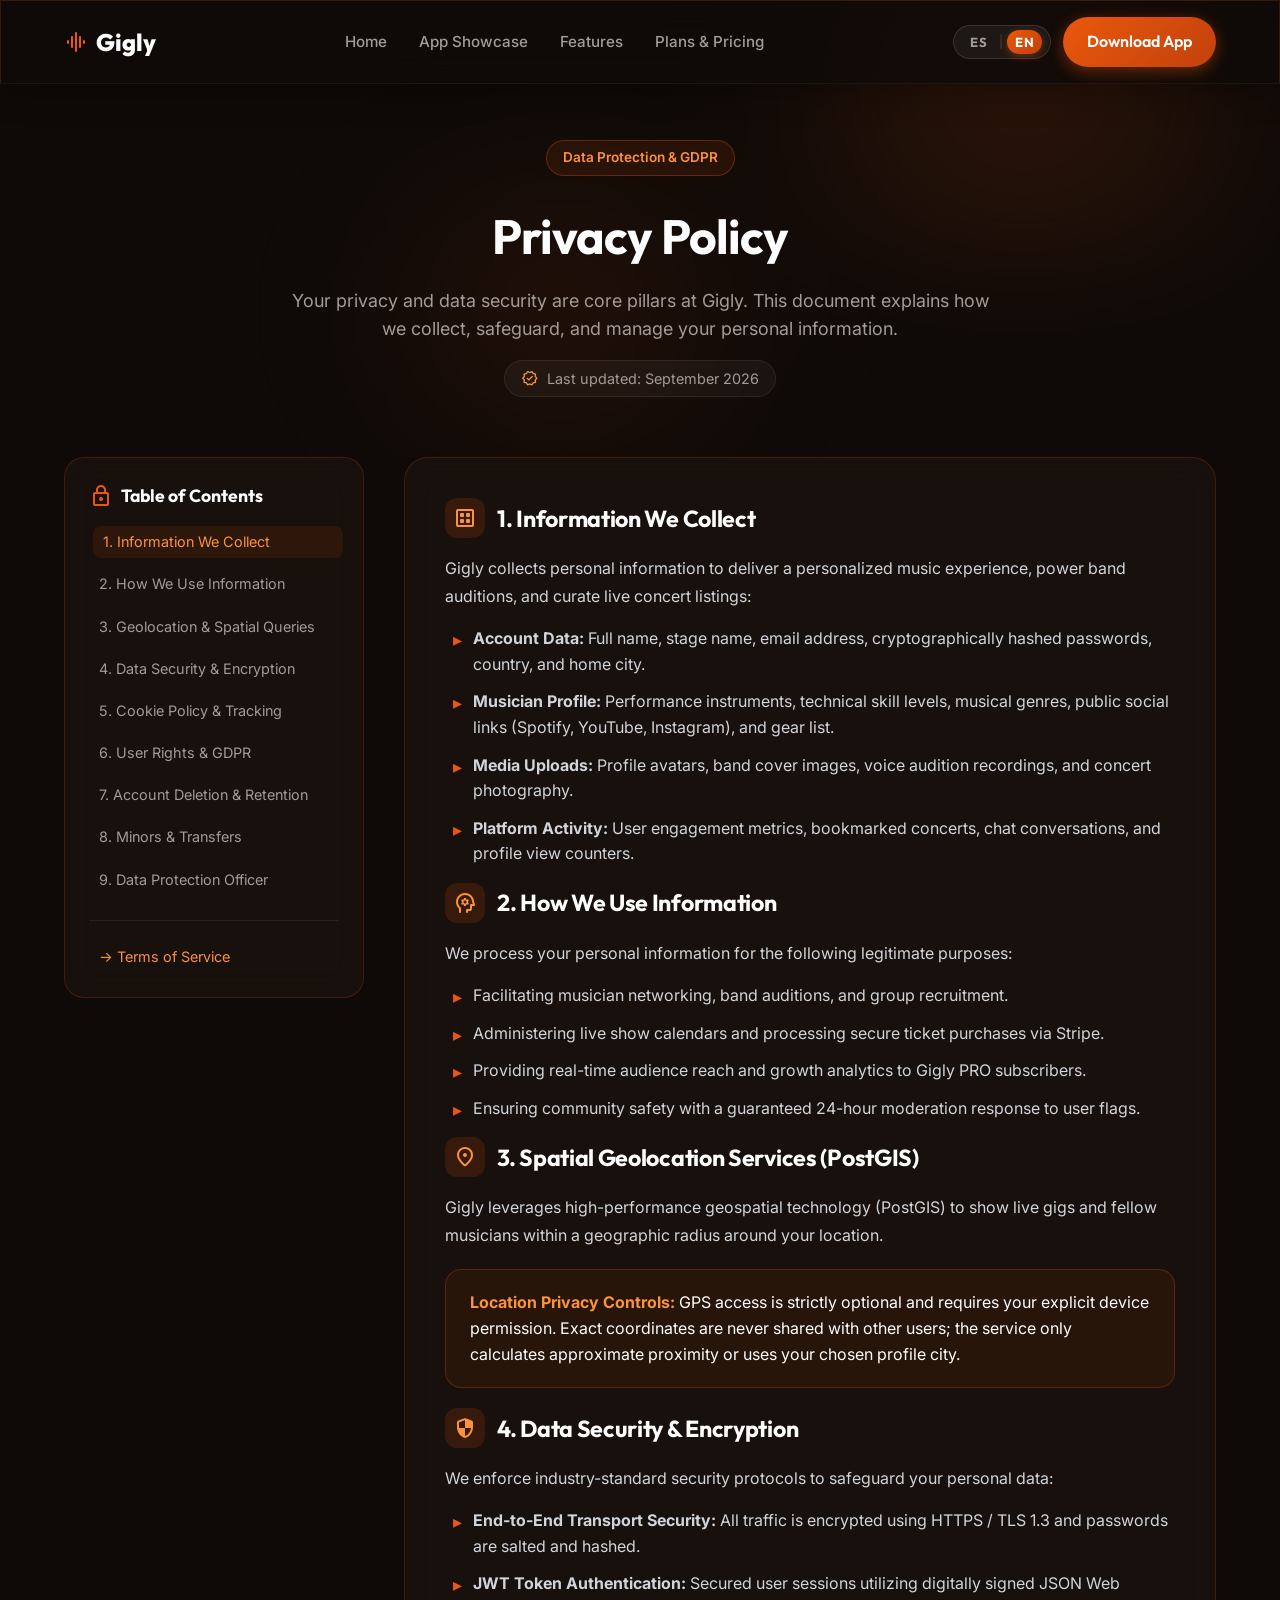
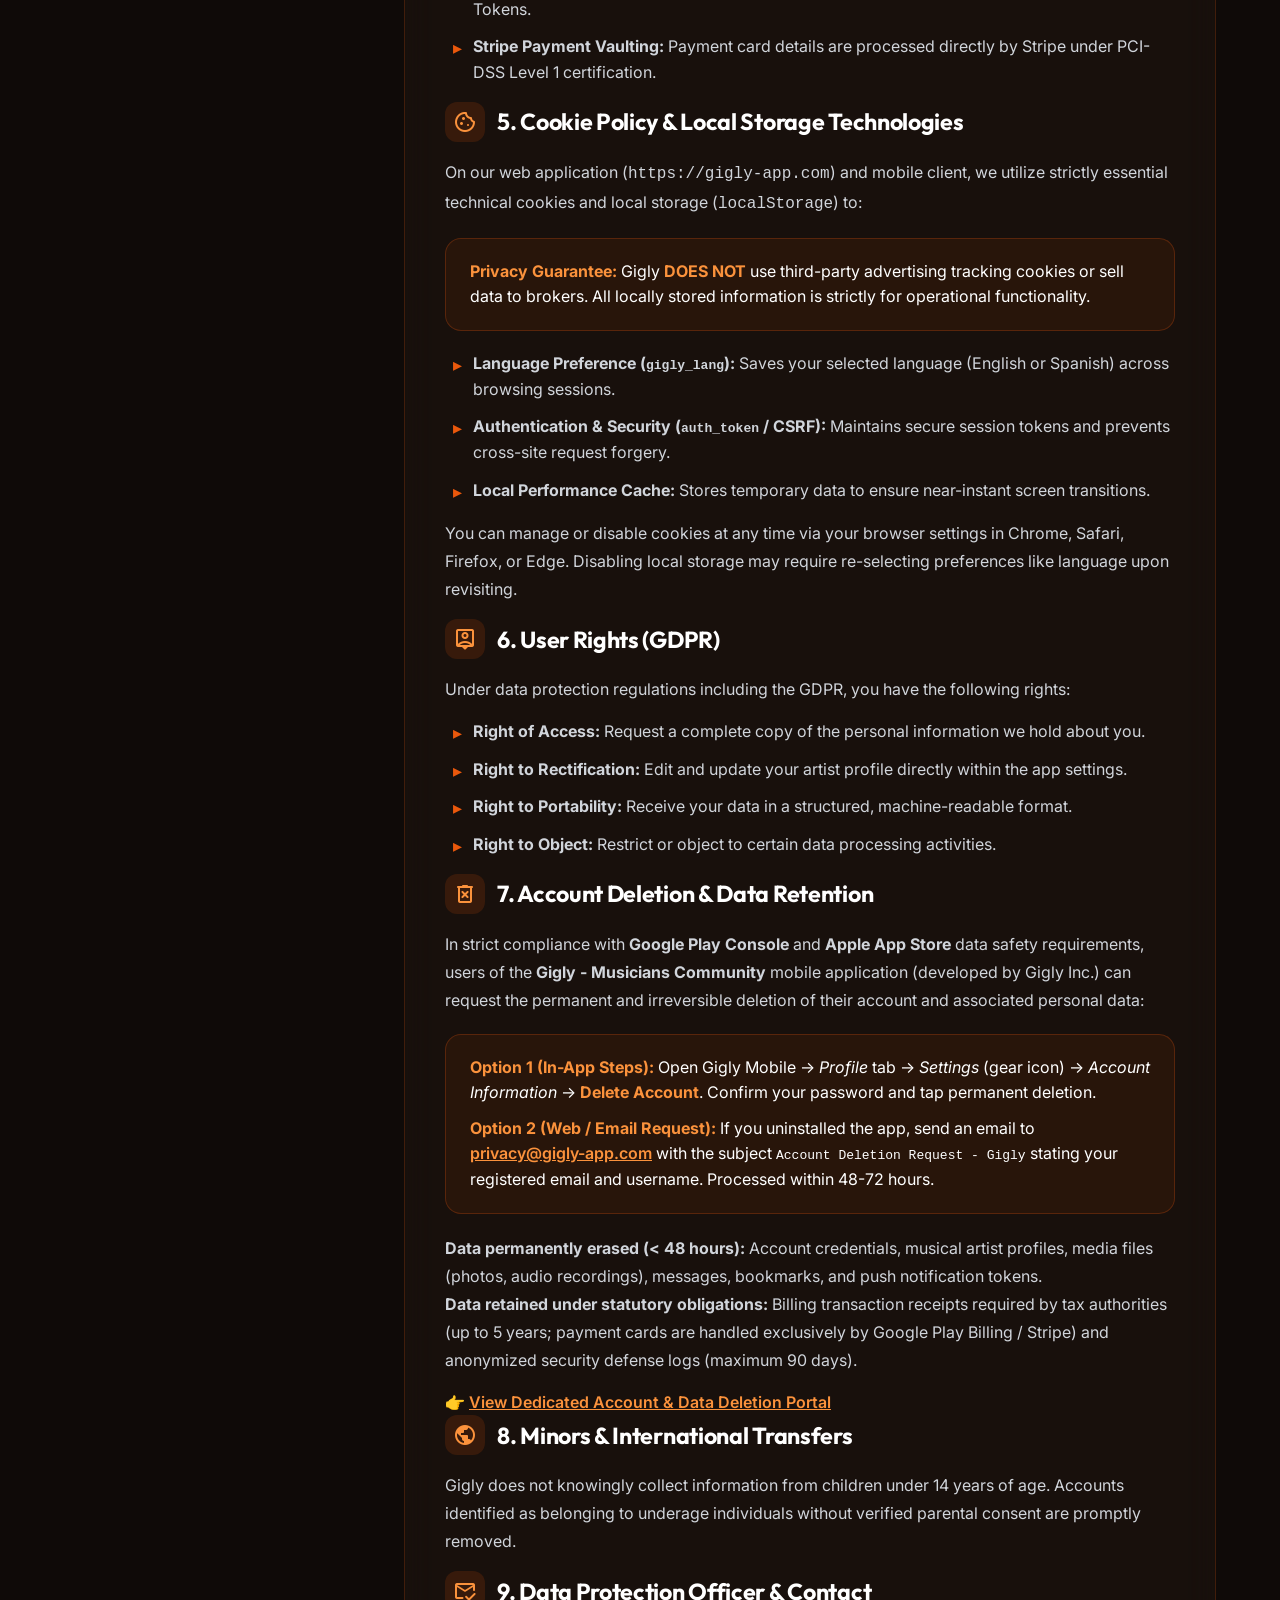
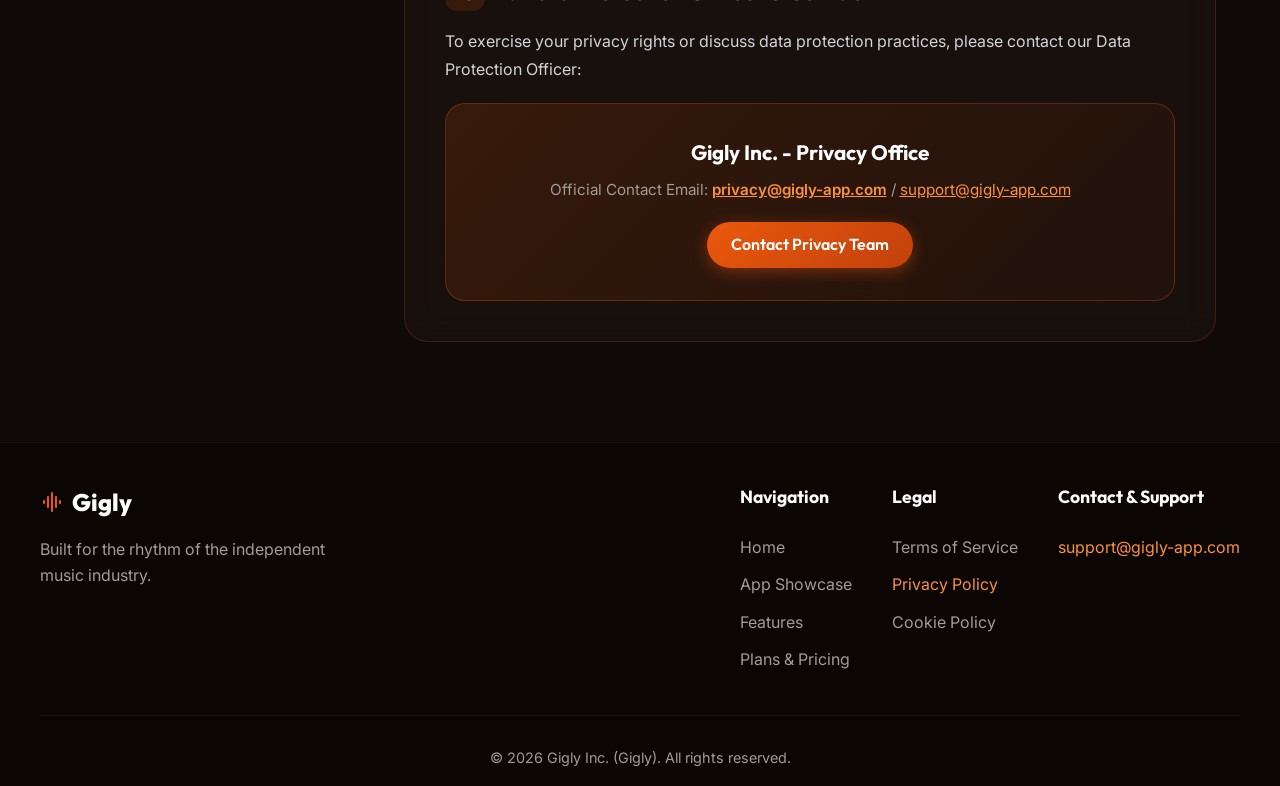
<file: pol_tica_de_privacidad/index.html>
<!DOCTYPE html>
<html lang="es">
<head>
  <meta charset="UTF-8">
  <meta http-equiv="refresh" content="0; url=../politica-de-privacidad/index.html">
  <link rel="canonical" href="https://gigly-app.com/politica-de-privacidad/">
  <title>Redirigiendo a Política de Privacidad - Gigly</title>
  <script>
    window.location.replace('../politica-de-privacidad/index.html' + window.location.hash);
  </script>
</head>
<body style="background-color: #0f0a08; color: #ffffff; font-family: sans-serif; display: flex; align-items: center; justify-content: center; height: 100vh; margin: 0;">
  <p>Redirigiendo a <a href="../politica-de-privacidad/index.html" style="color: #ea580c;">Política de Privacidad</a>...</p>
</body>
</html>
</file>
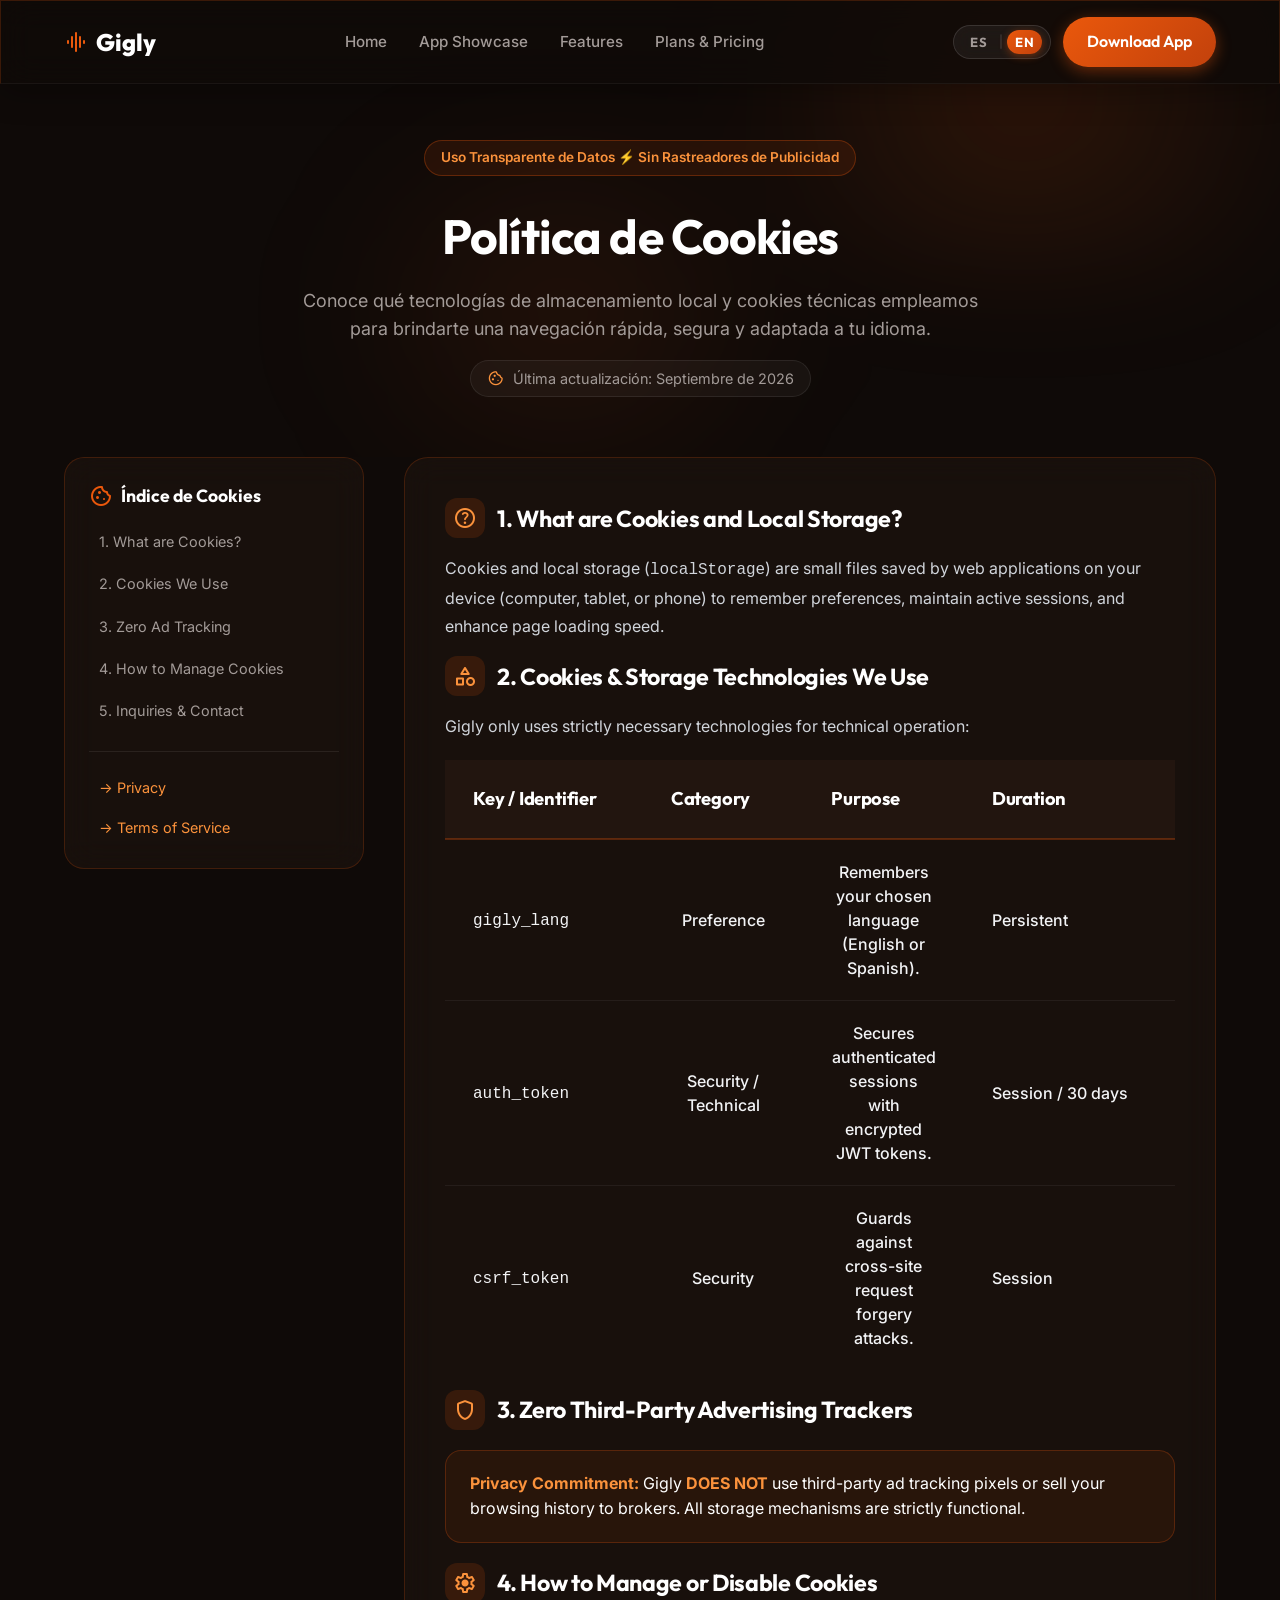
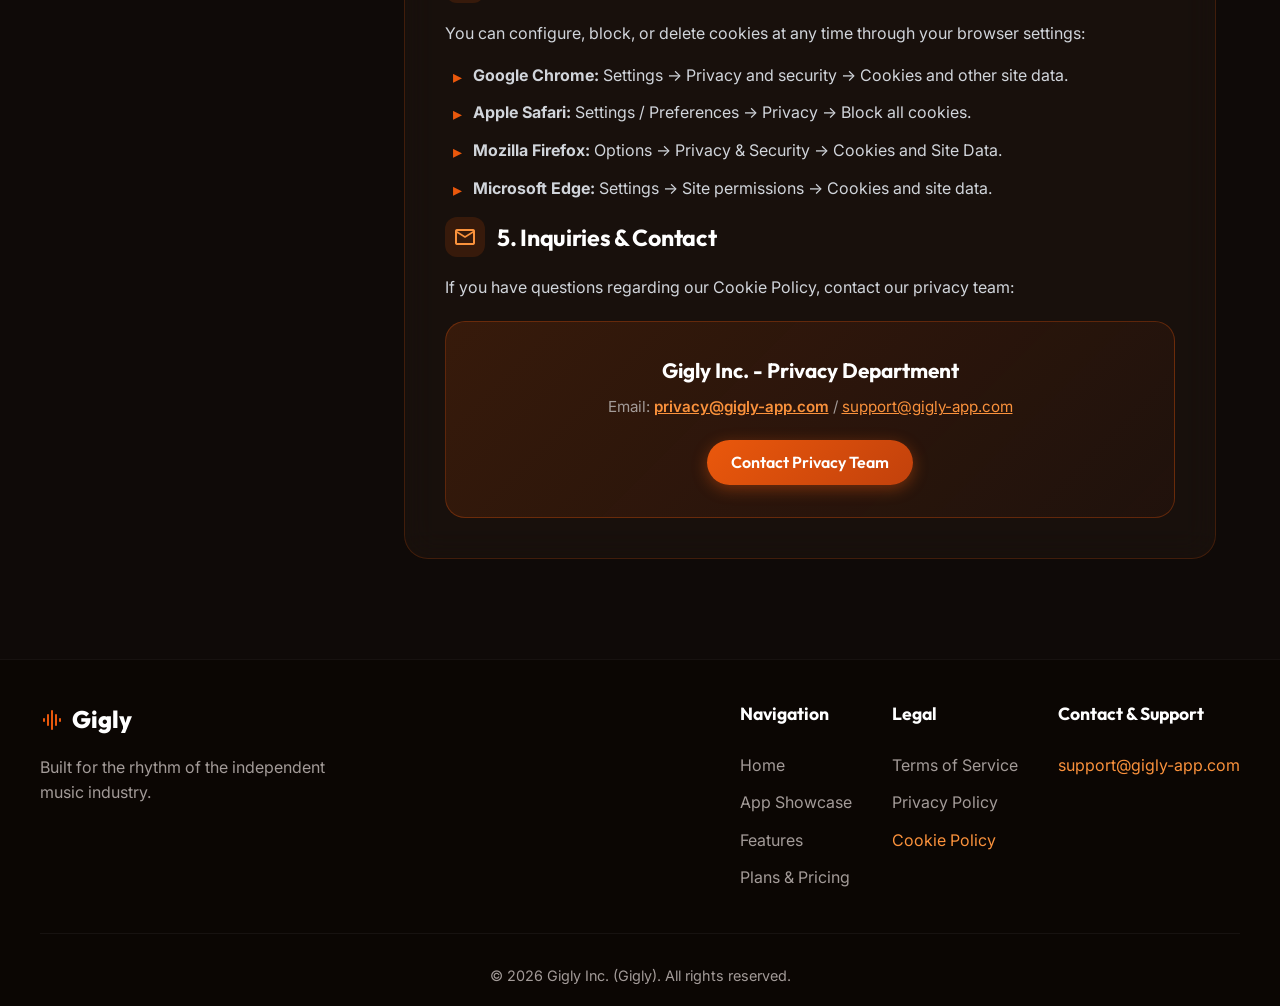
<file: politica-de-cookies/index.html>
<!doctype html>
<html lang="es">

<head>
  <meta charset="UTF-8" />
  <meta name="viewport" content="width=device-width, initial-scale=1.0" />
  <title>Política de Cookies - Gigly</title>
  <meta name="description"
    content="Política de Cookies y Tecnologías de Almacenamiento Local de la plataforma Gigly. Conoce qué datos guardamos para garantizar tu seguridad y preferencias." />

  <!-- SEO & Open Graph -->
  <link rel="canonical" href="https://gigly-app.com/politica-de-cookies/" />
  <meta property="og:type" content="website" />
  <meta property="og:url" content="https://gigly-app.com/politica-de-cookies/" />
  <meta property="og:title" content="Política de Cookies - Gigly" />
  <meta property="og:description"
    content="Política de Cookies y Tecnologías de Almacenamiento Local de la plataforma Gigly." />

  <!-- Fonts -->
  <link rel="preconnect" href="https://fonts.googleapis.com" />
  <link rel="preconnect" href="https://fonts.gstatic.com" crossorigin />
  <link
    href="https://fonts.googleapis.com/css2?family=Outfit:wght@300;400;500;600;700;800&family=Inter:wght@400;500;600;700&display=swap"
    rel="stylesheet" />

  <!-- Icons -->
  <link href="https://fonts.googleapis.com/css2?family=Material+Symbols+Rounded:opsz,wght,FILL,GRAD@24,400,1,0"
    rel="stylesheet" />

  <!-- Styles -->
  <link rel="stylesheet" href="../styles.css" />
</head>

<body>
  <!-- Navigation -->
  <nav class="navbar glass">
    <div class="nav-content">
      <a href="../index.html" class="logo">
        <span class="material-symbols-rounded logo-icon">graphic_eq</span>
        Gigly
      </a>
      <div class="nav-links">
        <a href="../index.html" data-i18n="nav.home">Inicio</a>
        <a href="../index.html#showcase" data-i18n="nav.showcase">App Showcase</a>
        <a href="../index.html#features" data-i18n="nav.features">Características</a>
        <a href="../planes/index.html" data-i18n="nav.pricing">Planes & Precios</a>
      </div>
      <div class="nav-actions">
        <!-- Language Switcher (ES / EN) -->
        <div class="lang-switcher">
          <button class="lang-btn active" data-lang="es">ES</button>
          <span class="lang-divider">|</span>
          <button class="lang-btn" data-lang="en">EN</button>
        </div>
        <a href="https://play.google.com/store/apps/details?id=com.gigly.app" target="_blank" rel="noopener noreferrer" class="btn btn-primary" data-i18n="nav.download">Descargar App</a>
      </div>
      <button class="menu-btn material-symbols-rounded" aria-label="Abrir menú">menu</button>
    </div>
  </nav>

  <!-- Hero Header -->
  <header class="legal-hero">
    <div class="hero-background"></div>
    <div class="legal-hero-content fade-up">
      <div class="badge">Uso Transparente de Datos ⚡ Sin Rastreadores de Publicidad</div>
      <h1 class="hero-title" style="font-size: 3rem; margin-top: 10px;">Política de Cookies</h1>
      <p class="hero-subtitle" style="margin: 0 auto; max-width: 700px;">
        Conoce qué tecnologías de almacenamiento local y cookies técnicas empleamos para brindarte una navegación rápida, segura y adaptada a tu idioma.
      </p>
      <div class="legal-meta">
        <span class="material-symbols-rounded" style="font-size: 1.1rem; color: var(--primary-light)">cookie</span>
        <span>Última actualización: Septiembre de 2026</span>
      </div>
    </div>
  </header>

  <!-- Legal Main Layout -->
  <main class="legal-layout-container">
    
    <!-- Sidebar Table of Contents (Sticky) -->
    <aside class="legal-sidebar">
      <h3>
        <span class="material-symbols-rounded" style="color: var(--primary)">cookie</span>
        <span>Índice de Cookies</span>
      </h3>
      
      <!-- SPANISH TOC -->
      <ul class="legal-toc-list" data-lang-content="es">
        <li><a href="#que-son" class="legal-toc-link">1. ¿Qué son las Cookies?</a></li>
        <li><a href="#cookies-usadas" class="legal-toc-link">2. Cookies que Utilizamos</a></li>
        <li><a href="#sin-rastreo" class="legal-toc-link">3. Sin Publicidad de Terceros</a></li>
        <li><a href="#desactivar" class="legal-toc-link">4. Cómo Desactivarlas</a></li>
        <li><a href="#contacto" class="legal-toc-link">5. Dudas y Contacto</a></li>
      </ul>

      <!-- ENGLISH TOC -->
      <ul class="legal-toc-list" data-lang-content="en" style="display: none;">
        <li><a href="#que-son" class="legal-toc-link">1. What are Cookies?</a></li>
        <li><a href="#cookies-usadas" class="legal-toc-link">2. Cookies We Use</a></li>
        <li><a href="#sin-rastreo" class="legal-toc-link">3. Zero Ad Tracking</a></li>
        <li><a href="#desactivar" class="legal-toc-link">4. How to Manage Cookies</a></li>
        <li><a href="#contacto" class="legal-toc-link">5. Inquiries & Contact</a></li>
      </ul>

      <div style="margin-top: 24px; padding-top: 20px; border-top: 1px solid rgba(255,255,255,0.08); display: flex; flex-direction: column; gap: 8px;">
        <a href="../politica-de-privacidad/index.html" class="legal-toc-link" style="color: var(--primary-light)">
          → <span data-i18n="nav.privacy">Política de Privacidad</span>
        </a>
        <a href="../terminos-de-servicio/index.html" class="legal-toc-link" style="color: var(--primary-light)">
          → <span data-i18n="nav.terms">Términos de Servicio</span>
        </a>
      </div>
    </aside>

    <!-- Content Sections -->
    <div class="legal-content-card">
      
      <!-- SPANISH CONTENT BLOCK -->
      <div data-lang-content="es">
        <!-- Section 1 -->
        <section id="que-son" class="legal-section">
          <div class="legal-section-header">
            <div class="legal-section-icon"><span class="material-symbols-rounded">help</span></div>
            <h2>1. ¿Qué son las Cookies y el Almacenamiento Local?</h2>
          </div>
          <p class="legal-text">
            Las cookies y el almacenamiento local (<code>localStorage</code>) son pequeños fragmentos de información que los sitios web almacenan en el navegador de tu dispositivo (ordenador, tablet o teléfono móvil) para recordar tus preferencias, mantener tu sesión activa y mejorar la velocidad de carga.
          </p>
        </section>

        <!-- Section 2 -->
        <section id="cookies-usadas" class="legal-section">
          <div class="legal-section-header">
            <div class="legal-section-icon"><span class="material-symbols-rounded">category</span></div>
            <h2>2. Cookies y Almacenamiento que Utilizamos en Gigly</h2>
          </div>
          <p class="legal-text">
            En Gigly únicamente utilizamos tecnologías estrictamente necesarias para el funcionamiento operativo de la plataforma:
          </p>

          <div style="overflow-x: auto; margin: 20px 0;">
            <table class="comparison-table" style="width: 100%; border-radius: 12px;">
              <thead>
                <tr>
                  <th style="text-align: left;">Clave / Nombre</th>
                  <th style="text-align: left;">Tipo</th>
                  <th style="text-align: left;">Finalidad</th>
                  <th style="text-align: left;">Duración</th>
                </tr>
              </thead>
              <tbody>
                <tr>
                  <td><code>gigly_lang</code></td>
                  <td>Preferencia</td>
                  <td>Recuerda tu selección de idioma (Español o Inglés).</td>
                  <td>Persistente</td>
                </tr>
                <tr>
                  <td><code>auth_token</code></td>
                  <td>Seguridad / Técnica</td>
                  <td>Permite mantener abierta tu sesión autenticada con JWT cifrado.</td>
                  <td>Sesión / 30 días</td>
                </tr>
                <tr>
                  <td><code>csrf_token</code></td>
                  <td>Seguridad</td>
                  <td>Protección contra ataques de falsificación de peticiones en navegadores.</td>
                  <td>Sesión</td>
                </tr>
              </tbody>
            </table>
          </div>
        </section>

        <!-- Section 3 -->
        <section id="sin-rastreo" class="legal-section">
          <div class="legal-section-header">
            <div class="legal-section-icon"><span class="material-symbols-rounded">shield</span></div>
            <h2>3. Compromiso: Sin Cookies de Publicidad de Terceros</h2>
          </div>
          <div class="legal-highlight-box">
            <p><strong>Privacidad Garantizada:</strong> Gigly <strong>NO</strong> utiliza píxeles de seguimiento invasivos ni comparte tus hábitos de navegación con corredores de datos ni redes publicitarias. Toda tecnología local está orientada al rendimiento de la app musical.</p>
          </div>
        </section>

        <!-- Section 4 -->
        <section id="desactivar" class="legal-section">
          <div class="legal-section-header">
            <div class="legal-section-icon"><span class="material-symbols-rounded">settings</span></div>
            <h2>4. Cómo Gestionar o Desactivar las Cookies</h2>
          </div>
          <p class="legal-text">
            Puedes permitir, bloquear o eliminar las cookies instaladas en tu equipo mediante la configuración de las opciones del navegador instalado en tu dispositivo:
          </p>
          <ul class="legal-list">
            <li><strong>Google Chrome:</strong> Configuración → Privacidad y seguridad → Cookies y otros datos de sitios.</li>
            <li><strong>Apple Safari:</strong> Ajustes / Preferencias → Privacidad → Bloquear todas las cookies.</li>
            <li><strong>Mozilla Firefox:</strong> Opciones → Privacidad y Seguridad → Cookies y datos del sitio.</li>
            <li><strong>Microsoft Edge:</strong> Configuración → Permisos del sitio → Cookies y datos del sitio.</li>
          </ul>
        </section>

        <!-- Section 5 -->
        <section id="contacto" class="legal-section">
          <div class="legal-section-header">
            <div class="legal-section-icon"><span class="material-symbols-rounded">mail</span></div>
            <h2>5. Dudas y Contacto</h2>
          </div>
          <p class="legal-text">
            Si tienes cualquier pregunta sobre nuestra política de cookies o el tratamiento de datos técnicos, contáctanos en:
          </p>
          <div class="legal-contact-box">
            <h3>Gigly Inc. - Equipo de Privacidad</h3>
            <p>Email: <a href="mailto:privacy@gigly-app.com" style="color: var(--primary-light); font-weight: 600;">privacy@gigly-app.com</a> / <a href="mailto:support@gigly-app.com" style="color: var(--primary-light);">support@gigly-app.com</a></p>
            <a href="mailto:privacy@gigly-app.com?subject=Consulta%20Politica%20de%20Cookies" class="btn btn-primary" style="padding: 10px 24px;">
              Contactar Soporte de Privacidad
            </a>
          </div>
        </section>
      </div>

      <!-- ENGLISH CONTENT BLOCK -->
      <div data-lang-content="en" style="display: none;">
        <!-- Section 1 -->
        <section id="que-son-en" class="legal-section">
          <div class="legal-section-header">
            <div class="legal-section-icon"><span class="material-symbols-rounded">help</span></div>
            <h2>1. What are Cookies and Local Storage?</h2>
          </div>
          <p class="legal-text">
            Cookies and local storage (<code>localStorage</code>) are small files saved by web applications on your device (computer, tablet, or phone) to remember preferences, maintain active sessions, and enhance page loading speed.
          </p>
        </section>

        <!-- Section 2 -->
        <section id="cookies-usadas-en" class="legal-section">
          <div class="legal-section-header">
            <div class="legal-section-icon"><span class="material-symbols-rounded">category</span></div>
            <h2>2. Cookies & Storage Technologies We Use</h2>
          </div>
          <p class="legal-text">
            Gigly only uses strictly necessary technologies for technical operation:
          </p>

          <div style="overflow-x: auto; margin: 20px 0;">
            <table class="comparison-table" style="width: 100%; border-radius: 12px;">
              <thead>
                <tr>
                  <th style="text-align: left;">Key / Identifier</th>
                  <th style="text-align: left;">Category</th>
                  <th style="text-align: left;">Purpose</th>
                  <th style="text-align: left;">Duration</th>
                </tr>
              </thead>
              <tbody>
                <tr>
                  <td><code>gigly_lang</code></td>
                  <td>Preference</td>
                  <td>Remembers your chosen language (English or Spanish).</td>
                  <td>Persistent</td>
                </tr>
                <tr>
                  <td><code>auth_token</code></td>
                  <td>Security / Technical</td>
                  <td>Secures authenticated sessions with encrypted JWT tokens.</td>
                  <td>Session / 30 days</td>
                </tr>
                <tr>
                  <td><code>csrf_token</code></td>
                  <td>Security</td>
                  <td>Guards against cross-site request forgery attacks.</td>
                  <td>Session</td>
                </tr>
              </tbody>
            </table>
          </div>
        </section>

        <!-- Section 3 -->
        <section id="sin-rastreo-en" class="legal-section">
          <div class="legal-section-header">
            <div class="legal-section-icon"><span class="material-symbols-rounded">shield</span></div>
            <h2>3. Zero Third-Party Advertising Trackers</h2>
          </div>
          <div class="legal-highlight-box">
            <p><strong>Privacy Commitment:</strong> Gigly <strong>DOES NOT</strong> use third-party ad tracking pixels or sell your browsing history to brokers. All storage mechanisms are strictly functional.</p>
          </div>
        </section>

        <!-- Section 4 -->
        <section id="desactivar-en" class="legal-section">
          <div class="legal-section-header">
            <div class="legal-section-icon"><span class="material-symbols-rounded">settings</span></div>
            <h2>4. How to Manage or Disable Cookies</h2>
          </div>
          <p class="legal-text">
            You can configure, block, or delete cookies at any time through your browser settings:
          </p>
          <ul class="legal-list">
            <li><strong>Google Chrome:</strong> Settings → Privacy and security → Cookies and other site data.</li>
            <li><strong>Apple Safari:</strong> Settings / Preferences → Privacy → Block all cookies.</li>
            <li><strong>Mozilla Firefox:</strong> Options → Privacy & Security → Cookies and Site Data.</li>
            <li><strong>Microsoft Edge:</strong> Settings → Site permissions → Cookies and site data.</li>
          </ul>
        </section>

        <!-- Section 5 -->
        <section id="contacto-en" class="legal-section">
          <div class="legal-section-header">
            <div class="legal-section-icon"><span class="material-symbols-rounded">mail</span></div>
            <h2>5. Inquiries & Contact</h2>
          </div>
          <p class="legal-text">
            If you have questions regarding our Cookie Policy, contact our privacy team:
          </p>
          <div class="legal-contact-box">
            <h3>Gigly Inc. - Privacy Department</h3>
            <p>Email: <a href="mailto:privacy@gigly-app.com" style="color: var(--primary-light); font-weight: 600;">privacy@gigly-app.com</a> / <a href="mailto:support@gigly-app.com" style="color: var(--primary-light);">support@gigly-app.com</a></p>
            <a href="mailto:privacy@gigly-app.com?subject=Cookie%20Policy%20Inquiry" class="btn btn-primary" style="padding: 10px 24px;">
              Contact Privacy Team
            </a>
          </div>
        </section>
      </div>

    </div>
  </main>

  <!-- Footer -->
  <footer class="footer">
    <div class="footer-content">
      <div class="footer-brand">
        <div class="logo">
          <span class="material-symbols-rounded logo-icon">graphic_eq</span>
          Gigly
        </div>
        <p data-i18n="footer.slogan">Construido para el ritmo de la industria musical independiente.</p>
      </div>
      <div class="footer-links">
        <div class="link-group">
          <h4 data-i18n="footer.nav.title">Navegación</h4>
          <a href="../index.html" data-i18n="nav.home">Inicio</a>
          <a href="../index.html#showcase" data-i18n="footer.nav.showcase">App Showcase</a>
          <a href="../index.html#features" data-i18n="footer.nav.features">Características</a>
          <a href="../planes/index.html" data-i18n="footer.nav.pricing">Planes & Precios</a>
        </div>
        <div class="link-group">
          <h4 data-i18n="footer.legal.title">Legal</h4>
          <a href="../terminos-de-servicio/index.html" data-i18n="footer.legal.terms">Términos de Servicio</a>
          <a href="../politica-de-privacidad/index.html" data-i18n="footer.legal.privacy">Política de Privacidad</a>
          <a href="index.html" data-i18n="footer.legal.cookies" style="color: var(--primary-light)">Política de Cookies</a>
        </div>
        <div class="link-group">
          <h4 data-i18n="footer.support.title">Contacto & Soporte</h4>
          <a href="mailto:support@gigly-app.com" style="color: var(--primary-light)">support@gigly-app.com</a>
        </div>
      </div>
    </div>
    <div class="footer-bottom">
      <p data-i18n="footer.copyright">&copy; 2026 Gigly Inc. (Gigly). Todos los derechos reservados.</p>
    </div>
  </footer>

  <!-- Scripts -->
  <script src="../i18n.js"></script>
  <script src="../app.js"></script>
</body>

</html>
</file>
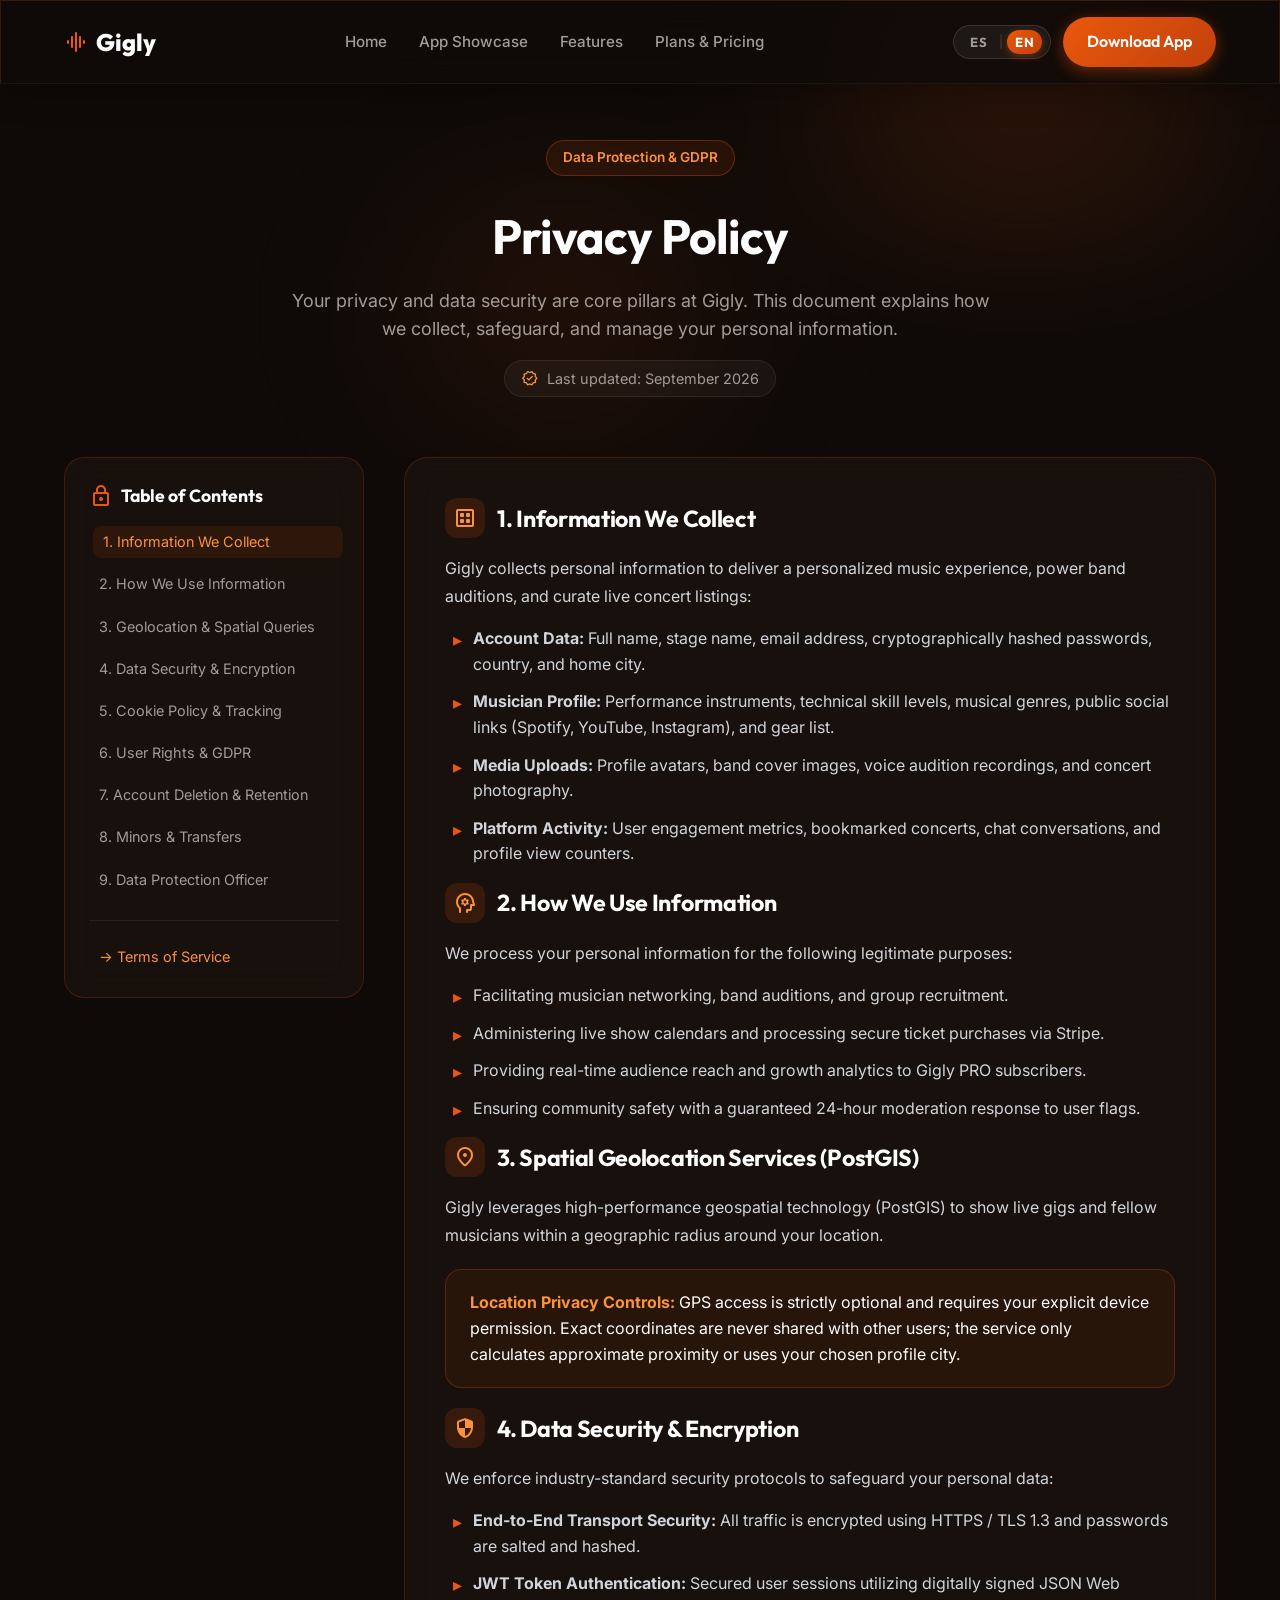
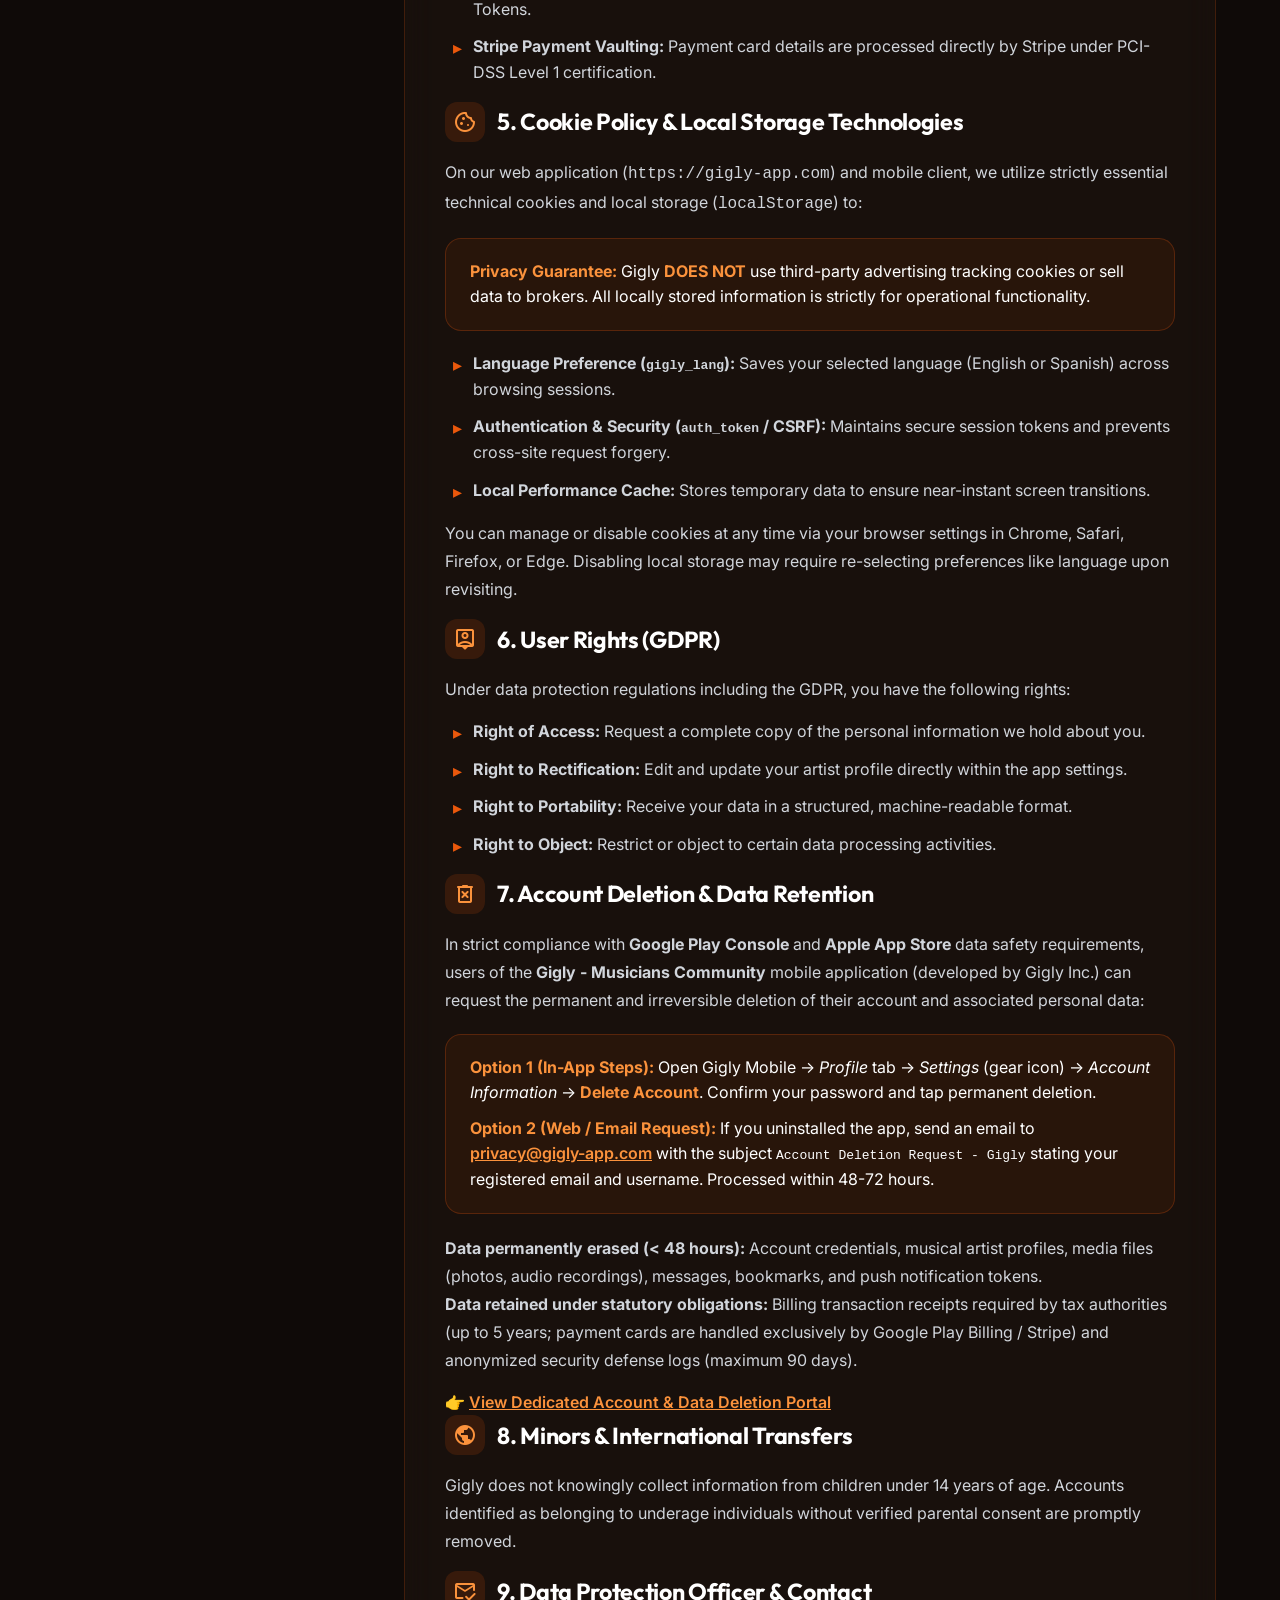
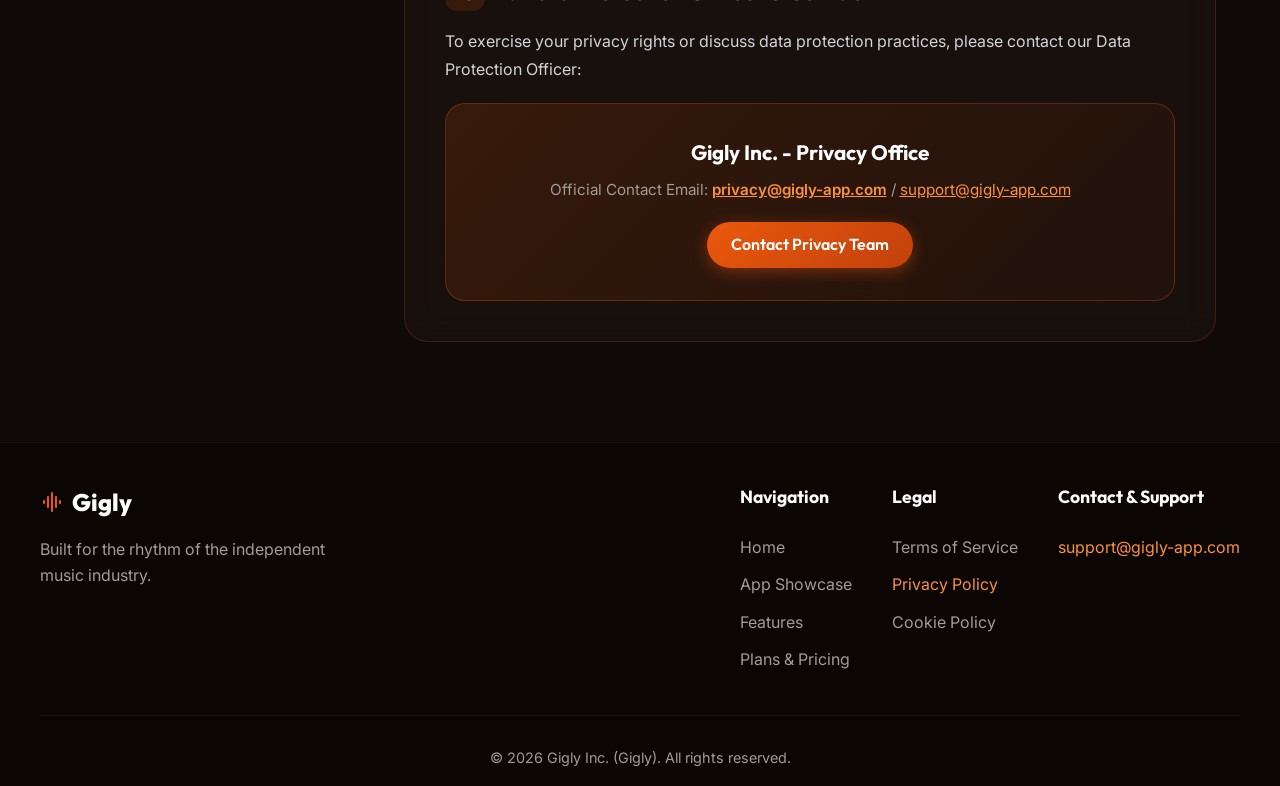
<file: politica-de-privacidad/index.html>
<!doctype html>
<html lang="es">

<head>
  <meta charset="UTF-8" />
  <meta name="viewport" content="width=device-width, initial-scale=1.0" />
  <title>Política de Privacidad - Gigly</title>
  <meta name="description"
    content="Política de Privacidad y Tratamiento de Datos de Gigly. Conoce cómo protegemos tus datos, geolocalización, derechos RGPD y opciones de eliminación de cuenta." />

  <!-- SEO & Open Graph -->
  <link rel="canonical" href="https://gigly-app.com/politica-de-privacidad/" />
  <meta property="og:type" content="website" />
  <meta property="og:url" content="https://gigly-app.com/politica-de-privacidad/" />
  <meta property="og:title" content="Política de Privacidad - Gigly" />
  <meta property="og:description"
    content="Política de Privacidad y Tratamiento de Datos de la plataforma Gigly." />

  <!-- Fonts -->
  <link rel="preconnect" href="https://fonts.googleapis.com" />
  <link rel="preconnect" href="https://fonts.gstatic.com" crossorigin />
  <link
    href="https://fonts.googleapis.com/css2?family=Outfit:wght@300;400;500;600;700;800&family=Inter:wght@400;500;600;700&display=swap"
    rel="stylesheet" />

  <!-- Icons -->
  <link href="https://fonts.googleapis.com/css2?family=Material+Symbols+Rounded:opsz,wght,FILL,GRAD@24,400,1,0"
    rel="stylesheet" />

  <!-- Styles -->
  <link rel="stylesheet" href="../styles.css" />
</head>

<body>
  <!-- Navigation -->
  <nav class="navbar glass">
    <div class="nav-content">
      <a href="../index.html" class="logo">
        <span class="material-symbols-rounded logo-icon">graphic_eq</span>
        Gigly
      </a>
      <div class="nav-links">
        <a href="../index.html" data-i18n="nav.home">Inicio</a>
        <a href="../index.html#showcase" data-i18n="nav.showcase">App Showcase</a>
        <a href="../index.html#features" data-i18n="nav.features">Características</a>
        <a href="../planes/index.html" data-i18n="nav.pricing">Planes & Precios</a>
      </div>
      <div class="nav-actions">
        <!-- Language Switcher (ES / EN) -->
        <div class="lang-switcher">
          <button class="lang-btn active" data-lang="es">ES</button>
          <span class="lang-divider">|</span>
          <button class="lang-btn" data-lang="en">EN</button>
        </div>
        <a href="https://play.google.com/store/apps/details?id=com.gigly.app" target="_blank" rel="noopener noreferrer" class="btn btn-primary" data-i18n="nav.download">Descargar App</a>
      </div>
      <button class="menu-btn material-symbols-rounded" aria-label="Abrir menú">menu</button>
    </div>
  </nav>

  <!-- Hero Header -->
  <header class="legal-hero">
    <div class="hero-background"></div>
    <div class="legal-hero-content fade-up">
      <div class="badge" data-i18n="privacy.badge">Protección de Datos & RGPD</div>
      <h1 class="hero-title" style="font-size: 3rem; margin-top: 10px;" data-i18n="privacy.title">Política de Privacidad</h1>
      <p class="hero-subtitle" style="margin: 0 auto; max-width: 700px;" data-i18n="privacy.lead">
        Tu privacidad y la seguridad de tus datos son pilares fundamentales en Gigly. Este documento detalla cómo recopilamos, protegemos y gestionamos tu información.
      </p>
      <div class="legal-meta">
        <span class="material-symbols-rounded" style="font-size: 1.1rem; color: var(--primary-light)">verified</span>
        <span data-i18n="privacy.updated">Última actualización: Septiembre de 2026</span>
      </div>
    </div>
  </header>

  <!-- Legal Main Layout -->
  <main class="legal-layout-container">
    
    <!-- Sidebar Table of Contents (Sticky) -->
    <aside class="legal-sidebar">
      <h3>
        <span class="material-symbols-rounded" style="color: var(--primary)">lock</span>
        <span data-i18n="privacy.toc.title">Contenido del Documento</span>
      </h3>
      
      <!-- SPANISH TOC -->
      <ul class="legal-toc-list" data-lang-content="es">
        <li><a href="#sec-1" class="legal-toc-link">1. Información que Recopilamos</a></li>
        <li><a href="#sec-2" class="legal-toc-link">2. Uso de la Información</a></li>
        <li><a href="#sec-3" class="legal-toc-link">3. Geolocalización (PostGIS)</a></li>
        <li><a href="#sec-4" class="legal-toc-link">4. Seguridad y Cifrado de Datos</a></li>
        <li><a href="#sec-5" class="legal-toc-link" id="cookies">5. Política de Cookies</a></li>
        <li><a href="#sec-6" class="legal-toc-link">6. Derechos de los Usuarios (RGPD)</a></li>
        <li><a href="#sec-7" class="legal-toc-link">7. Eliminación de Cuenta</a></li>
        <li><a href="#sec-8" class="legal-toc-link">8. Menores y Transferencias</a></li>
        <li><a href="#sec-9" class="legal-toc-link">9. Delegado y Contacto</a></li>
      </ul>

      <!-- ENGLISH TOC -->
      <ul class="legal-toc-list" data-lang-content="en" style="display: none;">
        <li><a href="#sec-1" class="legal-toc-link">1. Information We Collect</a></li>
        <li><a href="#sec-2" class="legal-toc-link">2. How We Use Information</a></li>
        <li><a href="#sec-3" class="legal-toc-link">3. Geolocation & Spatial Queries</a></li>
        <li><a href="#sec-4" class="legal-toc-link">4. Data Security & Encryption</a></li>
        <li><a href="#sec-5" class="legal-toc-link">5. Cookie Policy & Tracking</a></li>
        <li><a href="#sec-6" class="legal-toc-link">6. User Rights & GDPR</a></li>
        <li><a href="#sec-7" class="legal-toc-link">7. Account Deletion & Retention</a></li>
        <li><a href="#sec-8" class="legal-toc-link">8. Minors & Transfers</a></li>
        <li><a href="#sec-9" class="legal-toc-link">9. Data Protection Officer</a></li>
      </ul>

      <div style="margin-top: 24px; padding-top: 20px; border-top: 1px solid rgba(255,255,255,0.08);">
        <a href="../terminos-de-servicio/index.html" class="legal-toc-link" style="color: var(--primary-light)">
          → <span data-i18n="nav.terms">Términos de Servicio</span>
        </a>
      </div>
    </aside>

    <!-- Content Sections -->
    <div class="legal-content-card">
      
      <!-- ======================================================
           SPANISH CONTENT BLOCK
           ====================================================== -->
      <div data-lang-content="es">
        <!-- Section 1 -->
        <section id="sec-1" class="legal-section">
          <div class="legal-section-header">
            <div class="legal-section-icon"><span class="material-symbols-rounded">dataset</span></div>
            <h2>1. Información que Recopilamos</h2>
          </div>
          <p class="legal-text">
            Gigly recopila datos para ofrecer una experiencia musical personalizada, facilitar audiciones y optimizar la cartelera de conciertos:
          </p>
          <ul class="legal-list">
            <li><strong>Datos de Registro:</strong> Nombre, nombre artístico, correo electrónico, contraseña con hash criptográfico, país y ciudad de residencia.</li>
            <li><strong>Perfil Musical:</strong> Instrumentos ejecutados, nivel de destreza técnica, géneros musicales, enlaces a perfiles públicos de Spotify, YouTube o Instagram, y catálogo de equipamiento musical.</li>
            <li><strong>Contenido Multimedia:</strong> Fotografías de perfil, portadas de bandas, notas de voz para audiciones e imágenes de conciertos subidas por el usuario.</li>
            <li><strong>Datos de Uso:</strong> Registro de interacciones, eventos guardados, conversaciones de mensajería y estadísticas de visualización de perfiles.</li>
          </ul>
        </section>

        <!-- Section 2 -->
        <section id="sec-2" class="legal-section">
          <div class="legal-section-header">
            <div class="legal-section-icon"><span class="material-symbols-rounded">psychology</span></div>
            <h2>2. Finalidad del Tratamiento de Datos</h2>
          </div>
          <p class="legal-text">
            Tratamos tu información personal con las siguientes finalidades legítimas:
          </p>
          <ul class="legal-list">
            <li>Permitir el descubrimiento de talentos, audiciones y formación de agrupaciones musicales.</li>
            <li>Gestionar la cartelera de conciertos y la compraventa segura de entradas a través de Stripe.</li>
            <li>Proporcionar analíticas profesionales de alcance, visualizaciones y crecimiento a usuarios de Gigly PRO.</li>
            <li>Garantizar la seguridad de la comunidad y responder en un plazo máximo de 24 horas ante reportes de contenido abusivo.</li>
          </ul>
        </section>

        <!-- Section 3 -->
        <section id="sec-3" class="legal-section">
          <div class="legal-section-header">
            <div class="legal-section-icon"><span class="material-symbols-rounded">location_on</span></div>
            <h2>3. Servicios de Geolocalización Espacial (PostGIS)</h2>
          </div>
          <p class="legal-text">
            Gigly utiliza tecnología geoespacial avanzada (PostGIS) para mostrarte conciertos y músicos en un radio de proximidad geográfico respecto a tu posición actual.
          </p>
          <div class="legal-highlight-box">
            <p><strong>Control de Privacidad de Ubicación:</strong> El acceso a tu geolocalización GPS es estrictamente opcional y requiere tu consentimiento explícito en el dispositivo. Las coordenadas exactas nunca son públicas para otros usuarios; el sistema solo calcula distancias aproximadas o utiliza la ciudad seleccionada en tu perfil.</p>
          </div>
        </section>

        <!-- Section 4 -->
        <section id="sec-4" class="legal-section">
          <div class="legal-section-header">
            <div class="legal-section-icon"><span class="material-symbols-rounded">security</span></div>
            <h2>4. Seguridad, Cifrado y Almacenamiento de Datos</h2>
          </div>
          <p class="legal-text">
            Implementamos estándares de seguridad de grado industrial para salvaguardar tu información:
          </p>
          <ul class="legal-list">
            <li><strong>Cifrado en tránsito y en reposo:</strong> Todas las comunicaciones se realizan bajo protocolo cifrado HTTPS / TLS 1.3 y las contraseñas se almacenan mediante hashing seguro con Salt.</li>
            <li><strong>Autenticación JWT:</strong> Sesiones blindadas mediante tokens de acceso firmados digitalmente.</li>
            <li><strong>Pasarela de Pagos Stripe:</strong> Los datos bancarios y de tarjetas son gestionados exclusivamente por Stripe bajo certificación PCI-DSS Nivel 1.</li>
          </ul>
        </section>

        <!-- Section 5 - Cookies -->
        <section id="cookies" class="legal-section">
          <div class="legal-section-header">
            <div class="legal-section-icon"><span class="material-symbols-rounded">cookie</span></div>
            <h2>5. Política de Cookies y Tecnologías de Almacenamiento Local</h2>
          </div>
          <p class="legal-text">
            En nuestro sitio web (<code>https://gigly-app.com</code>) y en la aplicación móvil Gigly utilizamos cookies técnicas esenciales y almacenamiento local (<code>localStorage</code>) estrictamente necesarios para el funcionamiento de la plataforma:
          </p>
          <div class="legal-highlight-box">
            <p><strong>Compromiso de Privacidad:</strong> Gigly <strong>NO</strong> utiliza cookies de rastreo publicitario de terceros ni vende datos a corredores de información (data brokers). Toda la información almacenada localmente tiene fines exclusivamente operativos y funcionales.</p>
          </div>
          <ul class="legal-list">
            <li><strong>Preferencia de Idioma (<code>gigly_lang</code>):</strong> Guarda tu elección de idioma (Español o Inglés) para que no tengas que seleccionarlo en cada visita.</li>
            <li><strong>Autenticación y Seguridad (<code>auth_token</code> / CSRF):</strong> Almacena tokens de sesión seguros y firmas criptográficas para proteger tu cuenta contra accesos no autorizados.</li>
            <li><strong>Rendimiento y Caché Local:</strong> Guarda temporalmente datos de navegación rápida para que las pantallas carguen al instante.</li>
          </ul>
          <p class="legal-text">
            Puedes configurar tu navegador web para bloquear o eliminar las cookies en cualquier momento desde las opciones de configuración de Chrome, Safari, Firefox o Edge. Ten en cuenta que si deshabilitas el almacenamiento local, ciertas preferencias como el idioma o la sesión activa deberán volver a configurarse.
          </p>
        </section>

        <!-- Section 6 -->
        <section id="sec-6" class="legal-section">
          <div class="legal-section-header">
            <div class="legal-section-icon"><span class="material-symbols-rounded">person_pin</span></div>
            <h2>6. Derechos de los Usuarios (RGPD / ARCO)</h2>
          </div>
          <p class="legal-text">
            Bajo el Reglamento General de Protección de Datos (RGPD) y legislaciones afines, tienes los siguientes derechos:
          </p>
          <ul class="legal-list">
            <li><strong>Derecho de Acceso:</strong> Solicitar una copia íntegra de los datos que conservamos sobre ti.</li>
            <li><strong>Derecho de Rectificación:</strong> Modificar tu información de perfil directamente en los ajustes de la app.</li>
            <li><strong>Derecho de Portabilidad:</strong> Obtener tus datos en un formato digital estructurado y legible.</li>
            <li><strong>Derecho de Oposición y Limitación:</strong> Solicitar que no tratemos ciertos datos para fines analíticos.</li>
          </ul>
        </section>

        <!-- Section 7 -->
        <section id="sec-7" class="legal-section">
          <div class="legal-section-header">
            <div class="legal-section-icon"><span class="material-symbols-rounded">delete_forever</span></div>
            <h2>7. Eliminación de Cuenta y Retención de Datos</h2>
          </div>
          <p class="legal-text">
            En cumplimiento estricto de las directrices de seguridad de datos de <strong>Google Play Console</strong> y <strong>Apple App Store</strong>, los usuarios de la app <strong>Gigly - Musicians Community</strong> (desarrollada por Gigly Inc.) pueden solicitar la eliminación total, permanente e irreversible de su cuenta y datos personales:
          </p>
          <div class="legal-highlight-box">
            <p><strong>Opción 1 (In-App):</strong> Abre Gigly Mobile → Pestaña <em>Perfil</em> → <em>Ajustes</em> (icono de engranaje) → <em>Información de la Cuenta</em> → <strong>Eliminar cuenta</strong>. Tras confirmar tu contraseña, la cuenta se desconecta y se procesa la supresión definitiva.</p>
            <p style="margin-top: 10px;"><strong>Opción 2 (Vía Web / Email):</strong> Si desinstalaste la app, envía un correo a <a href="mailto:privacy@gigly-app.com" style="color: var(--primary-light); font-weight: 600;">privacy@gigly-app.com</a> con el asunto <code>Solicitud de Eliminación de Cuenta - Gigly</code> indicando tu correo registrado y nombre de usuario. Se procesará en 48-72 horas.</p>
          </div>
          <p class="legal-text" style="margin-top: 14px;">
            <strong>Datos que se eliminan (en &lt; 48 horas):</strong> Credenciales de inicio de sesión, información del perfil artístico (géneros, instrumentos, biografía, links), fotos de perfil y portadas, audiciones de voz, conversaciones de mensajería privada y tokens de notificaciones push.<br>
            <strong>Datos que se conservan:</strong> Registros contables y comprobantes de transacciones requeridos por normativas tributarias (hasta 5 años por ley fiscal; números de tarjeta nunca son almacenados por Gigly) y logs técnicos disociados de seguridad (máximo 90 días).
          </p>
          <p style="margin-top: 12px;">
            👉 <a href="../eliminacion-de-cuenta/index.html" style="color: var(--primary-light); font-weight: 600; text-decoration: underline;">Ver portal interactivo de Eliminación de Cuenta y Datos</a>
          </p>
        </section>

        <!-- Section 8 -->
        <section id="sec-8" class="legal-section">
          <div class="legal-section-header">
            <div class="legal-section-icon"><span class="material-symbols-rounded">public</span></div>
            <h2>8. Menores de Edad y Transferencias Internacionales</h2>
          </div>
          <p class="legal-text">
            Gigly no recopila deliberadamente información de menores de 14 años. Si detectamos una cuenta perteneciente a un menor de dicha edad sin autorización parental, procederemos a cancelarla de inmediato. Los servidores de Gigly operan en infraestructuras con garantías de protección de datos adecuadas.
          </p>
        </section>

        <!-- Section 9 -->
        <section id="sec-9" class="legal-section">
          <div class="legal-section-header">
            <div class="legal-section-icon"><span class="material-symbols-rounded">mark_email_read</span></div>
            <h2>9. Delegado de Protección de Datos y Contacto</h2>
          </div>
          <p class="legal-text">
            Para ejercer cualquiera de tus derechos ARCO / RGPD o consultar dudas relativas al tratamiento de tu privacidad, puedes dirigirte a nuestro Delegado de Protección de Datos:
          </p>
          <div class="legal-contact-box">
            <h3>Gigly Inc. - Oficina de Privacidad</h3>
            <p>Correo de contacto oficial: <a href="mailto:privacy@gigly-app.com" style="color: var(--primary-light); font-weight: 600;">privacy@gigly-app.com</a> / <a href="mailto:support@gigly-app.com" style="color: var(--primary-light);">support@gigly-app.com</a></p>
            <a href="mailto:privacy@gigly-app.com?subject=Consulta%20de%20Privacidad%20Gigly" class="btn btn-primary" style="padding: 10px 24px;">
              Contactar Delegado de Privacidad
            </a>
          </div>
        </section>
      </div>

      <!-- ======================================================
           ENGLISH CONTENT BLOCK
           ====================================================== -->
      <div data-lang-content="en" style="display: none;">
        <!-- Section 1 -->
        <section id="sec-1" class="legal-section">
          <div class="legal-section-header">
            <div class="legal-section-icon"><span class="material-symbols-rounded">dataset</span></div>
            <h2>1. Information We Collect</h2>
          </div>
          <p class="legal-text">
            Gigly collects personal information to deliver a personalized music experience, power band auditions, and curate live concert listings:
          </p>
          <ul class="legal-list">
            <li><strong>Account Data:</strong> Full name, stage name, email address, cryptographically hashed passwords, country, and home city.</li>
            <li><strong>Musician Profile:</strong> Performance instruments, technical skill levels, musical genres, public social links (Spotify, YouTube, Instagram), and gear list.</li>
            <li><strong>Media Uploads:</strong> Profile avatars, band cover images, voice audition recordings, and concert photography.</li>
            <li><strong>Platform Activity:</strong> User engagement metrics, bookmarked concerts, chat conversations, and profile view counters.</li>
          </ul>
        </section>

        <!-- Section 2 -->
        <section id="sec-2" class="legal-section">
          <div class="legal-section-header">
            <div class="legal-section-icon"><span class="material-symbols-rounded">psychology</span></div>
            <h2>2. How We Use Information</h2>
          </div>
          <p class="legal-text">
            We process your personal information for the following legitimate purposes:
          </p>
          <ul class="legal-list">
            <li>Facilitating musician networking, band auditions, and group recruitment.</li>
            <li>Administering live show calendars and processing secure ticket purchases via Stripe.</li>
            <li>Providing real-time audience reach and growth analytics to Gigly PRO subscribers.</li>
            <li>Ensuring community safety with a guaranteed 24-hour moderation response to user flags.</li>
          </ul>
        </section>

        <!-- Section 3 -->
        <section id="sec-3" class="legal-section">
          <div class="legal-section-header">
            <div class="legal-section-icon"><span class="material-symbols-rounded">location_on</span></div>
            <h2>3. Spatial Geolocation Services (PostGIS)</h2>
          </div>
          <p class="legal-text">
            Gigly leverages high-performance geospatial technology (PostGIS) to show live gigs and fellow musicians within a geographic radius around your location.
          </p>
          <div class="legal-highlight-box">
            <p><strong>Location Privacy Controls:</strong> GPS access is strictly optional and requires your explicit device permission. Exact coordinates are never shared with other users; the service only calculates approximate proximity or uses your chosen profile city.</p>
          </div>
        </section>

        <!-- Section 4 -->
        <section id="sec-4" class="legal-section">
          <div class="legal-section-header">
            <div class="legal-section-icon"><span class="material-symbols-rounded">security</span></div>
            <h2>4. Data Security & Encryption</h2>
          </div>
          <p class="legal-text">
            We enforce industry-standard security protocols to safeguard your personal data:
          </p>
          <ul class="legal-list">
            <li><strong>End-to-End Transport Security:</strong> All traffic is encrypted using HTTPS / TLS 1.3 and passwords are salted and hashed.</li>
            <li><strong>JWT Token Authentication:</strong> Secured user sessions utilizing digitally signed JSON Web Tokens.</li>
            <li><strong>Stripe Payment Vaulting:</strong> Payment card details are processed directly by Stripe under PCI-DSS Level 1 certification.</li>
          </ul>
        </section>

        <!-- Section 5 - Cookies -->
        <section id="cookies-en" class="legal-section">
          <div class="legal-section-header">
            <div class="legal-section-icon"><span class="material-symbols-rounded">cookie</span></div>
            <h2>5. Cookie Policy & Local Storage Technologies</h2>
          </div>
          <p class="legal-text">
            On our web application (<code>https://gigly-app.com</code>) and mobile client, we utilize strictly essential technical cookies and local storage (<code>localStorage</code>) to:
          </p>
          <div class="legal-highlight-box">
            <p><strong>Privacy Guarantee:</strong> Gigly <strong>DOES NOT</strong> use third-party advertising tracking cookies or sell data to brokers. All locally stored information is strictly for operational functionality.</p>
          </div>
          <ul class="legal-list">
            <li><strong>Language Preference (<code>gigly_lang</code>):</strong> Saves your selected language (English or Spanish) across browsing sessions.</li>
            <li><strong>Authentication & Security (<code>auth_token</code> / CSRF):</strong> Maintains secure session tokens and prevents cross-site request forgery.</li>
            <li><strong>Local Performance Cache:</strong> Stores temporary data to ensure near-instant screen transitions.</li>
          </ul>
          <p class="legal-text">
            You can manage or disable cookies at any time via your browser settings in Chrome, Safari, Firefox, or Edge. Disabling local storage may require re-selecting preferences like language upon revisiting.
          </p>
        </section>

        <!-- Section 6 -->
        <section id="sec-6" class="legal-section">
          <div class="legal-section-header">
            <div class="legal-section-icon"><span class="material-symbols-rounded">person_pin</span></div>
            <h2>6. User Rights (GDPR)</h2>
          </div>
          <p class="legal-text">
            Under data protection regulations including the GDPR, you have the following rights:
          </p>
          <ul class="legal-list">
            <li><strong>Right of Access:</strong> Request a complete copy of the personal information we hold about you.</li>
            <li><strong>Right to Rectification:</strong> Edit and update your artist profile directly within the app settings.</li>
            <li><strong>Right to Portability:</strong> Receive your data in a structured, machine-readable format.</li>
            <li><strong>Right to Object:</strong> Restrict or object to certain data processing activities.</li>
          </ul>
        </section>

        <!-- Section 7 -->
        <section id="sec-7" class="legal-section">
          <div class="legal-section-header">
            <div class="legal-section-icon"><span class="material-symbols-rounded">delete_forever</span></div>
            <h2>7. Account Deletion & Data Retention</h2>
          </div>
          <p class="legal-text">
            In strict compliance with <strong>Google Play Console</strong> and <strong>Apple App Store</strong> data safety requirements, users of the <strong>Gigly - Musicians Community</strong> mobile application (developed by Gigly Inc.) can request the permanent and irreversible deletion of their account and associated personal data:
          </p>
          <div class="legal-highlight-box">
            <p><strong>Option 1 (In-App Steps):</strong> Open Gigly Mobile → <em>Profile</em> tab → <em>Settings</em> (gear icon) → <em>Account Information</em> → <strong>Delete Account</strong>. Confirm your password and tap permanent deletion.</p>
            <p style="margin-top: 10px;"><strong>Option 2 (Web / Email Request):</strong> If you uninstalled the app, send an email to <a href="mailto:privacy@gigly-app.com" style="color: var(--primary-light); font-weight: 600;">privacy@gigly-app.com</a> with the subject <code>Account Deletion Request - Gigly</code> stating your registered email and username. Processed within 48-72 hours.</p>
          </div>
          <p class="legal-text" style="margin-top: 14px;">
            <strong>Data permanently erased (&lt; 48 hours):</strong> Account credentials, musical artist profiles, media files (photos, audio recordings), messages, bookmarks, and push notification tokens.<br>
            <strong>Data retained under statutory obligations:</strong> Billing transaction receipts required by tax authorities (up to 5 years; payment cards are handled exclusively by Google Play Billing / Stripe) and anonymized security defense logs (maximum 90 days).
          </p>
          <p style="margin-top: 12px;">
            👉 <a href="../eliminacion-de-cuenta/index.html" style="color: var(--primary-light); font-weight: 600; text-decoration: underline;">View Dedicated Account & Data Deletion Portal</a>
          </p>
        </section>

        <!-- Section 8 -->
        <section id="sec-8" class="legal-section">
          <div class="legal-section-header">
            <div class="legal-section-icon"><span class="material-symbols-rounded">public</span></div>
            <h2>8. Minors & International Transfers</h2>
          </div>
          <p class="legal-text">
            Gigly does not knowingly collect information from children under 14 years of age. Accounts identified as belonging to underage individuals without verified parental consent are promptly removed.
          </p>
        </section>

        <!-- Section 9 -->
        <section id="sec-9" class="legal-section">
          <div class="legal-section-header">
            <div class="legal-section-icon"><span class="material-symbols-rounded">mark_email_read</span></div>
            <h2>9. Data Protection Officer & Contact</h2>
          </div>
          <p class="legal-text">
            To exercise your privacy rights or discuss data protection practices, please contact our Data Protection Officer:
          </p>
          <div class="legal-contact-box">
            <h3>Gigly Inc. - Privacy Office</h3>
            <p>Official Contact Email: <a href="mailto:privacy@gigly-app.com" style="color: var(--primary-light); font-weight: 600;">privacy@gigly-app.com</a> / <a href="mailto:support@gigly-app.com" style="color: var(--primary-light);">support@gigly-app.com</a></p>
            <a href="mailto:privacy@gigly-app.com?subject=Privacy%20Policy%20Inquiry" class="btn btn-primary" style="padding: 10px 24px;">
              Contact Privacy Team
            </a>
          </div>
        </section>
      </div>

    </div>
  </main>

  <!-- Footer -->
  <footer class="footer">
    <div class="footer-content">
      <div class="footer-brand">
        <div class="logo">
          <span class="material-symbols-rounded logo-icon">graphic_eq</span>
          Gigly
        </div>
        <p data-i18n="footer.slogan">Construido para el ritmo de la industria musical independiente.</p>
      </div>
      <div class="footer-links">
        <div class="link-group">
          <h4 data-i18n="footer.nav.title">Navegación</h4>
          <a href="../index.html" data-i18n="nav.home">Inicio</a>
          <a href="../index.html#showcase" data-i18n="footer.nav.showcase">App Showcase</a>
          <a href="../index.html#features" data-i18n="footer.nav.features">Características</a>
          <a href="../planes/index.html" data-i18n="footer.nav.pricing">Planes & Precios</a>
        </div>
        <div class="link-group">
          <h4 data-i18n="footer.legal.title">Legal</h4>
          <a href="../terminos-de-servicio/index.html" data-i18n="footer.legal.terms">Términos de Servicio</a>
          <a href="index.html" data-i18n="footer.legal.privacy" style="color: var(--primary-light)">Política de Privacidad</a>
          <a href="#cookies" data-i18n="footer.legal.cookies">Política de Cookies</a>
        </div>
        <div class="link-group">
          <h4 data-i18n="footer.support.title">Contacto & Soporte</h4>
          <a href="mailto:support@gigly-app.com" style="color: var(--primary-light)">support@gigly-app.com</a>
        </div>
      </div>
    </div>
    <div class="footer-bottom">
      <p data-i18n="footer.copyright">&copy; 2026 Gigly Inc. (Gigly). Todos los derechos reservados.</p>
    </div>
  </footer>

  <!-- Scripts -->
  <script src="../i18n.js"></script>
  <script src="../app.js"></script>
</body>

</html>
</file>
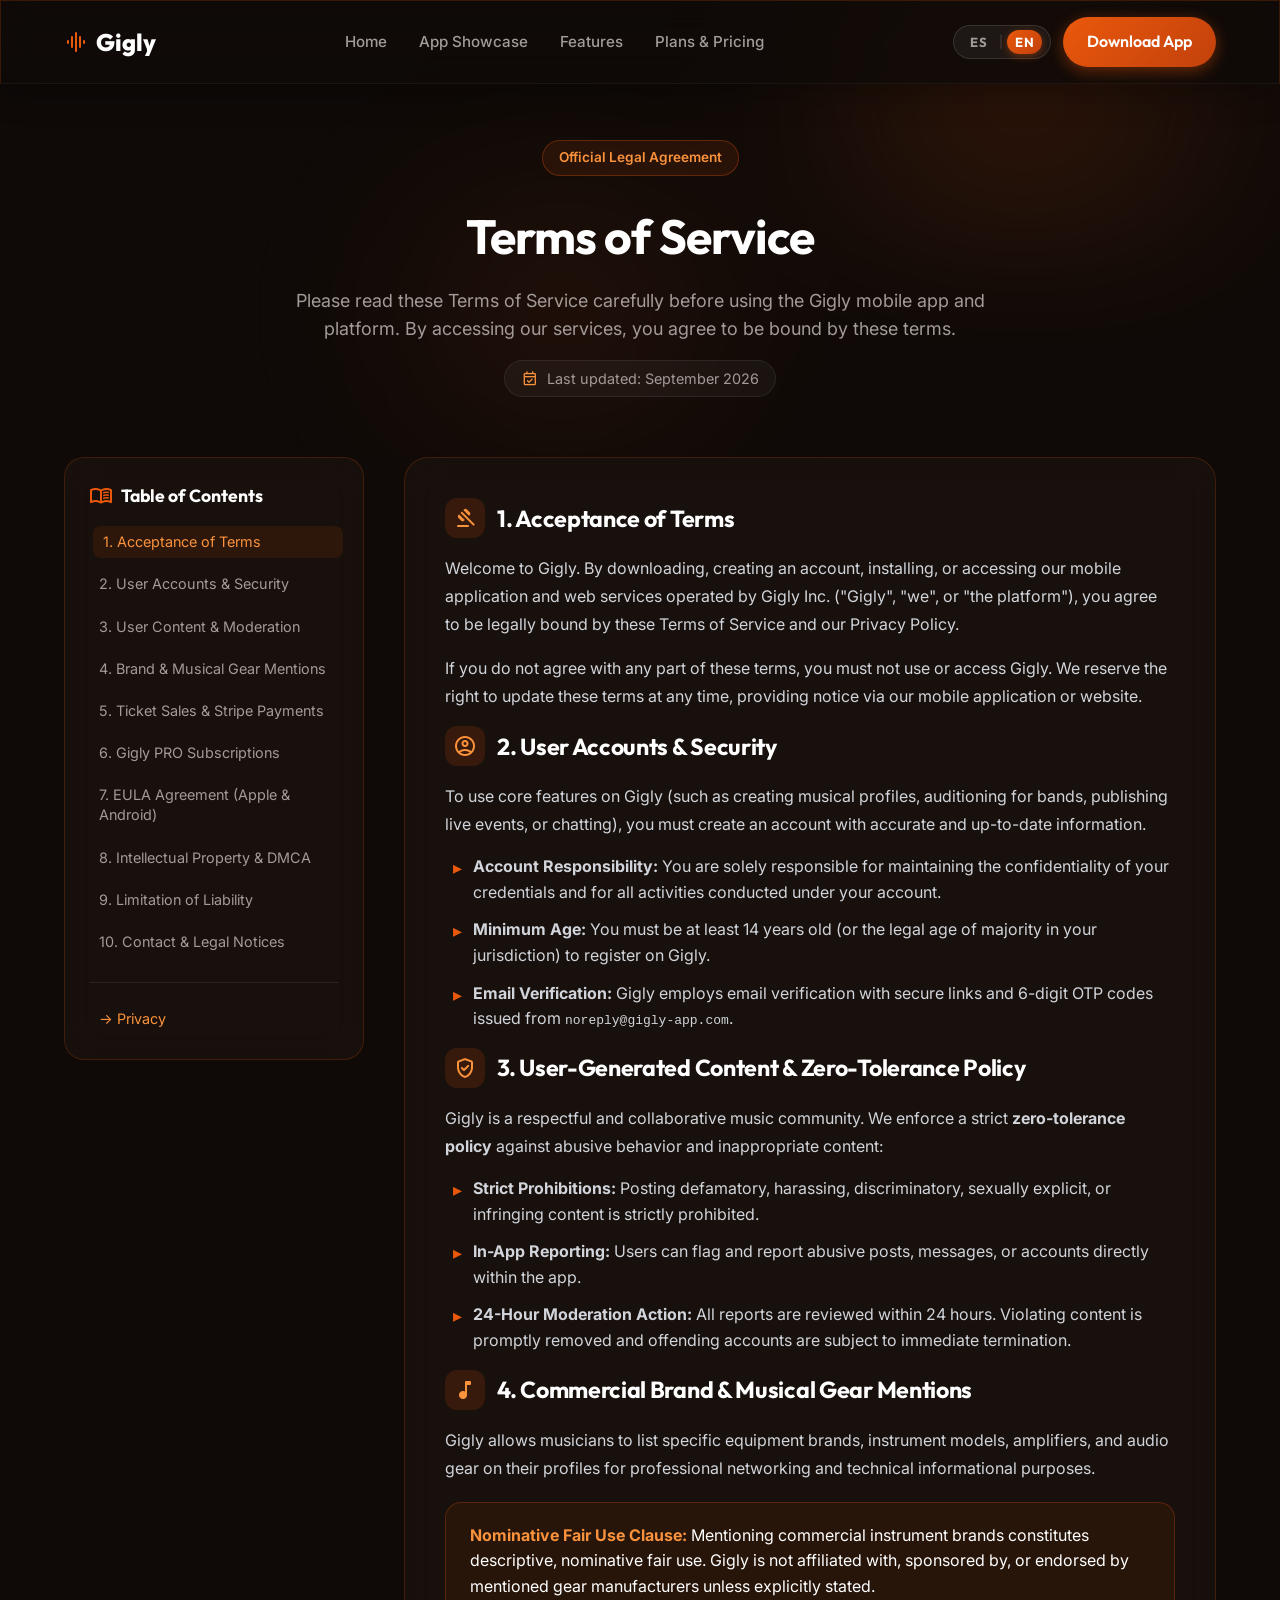
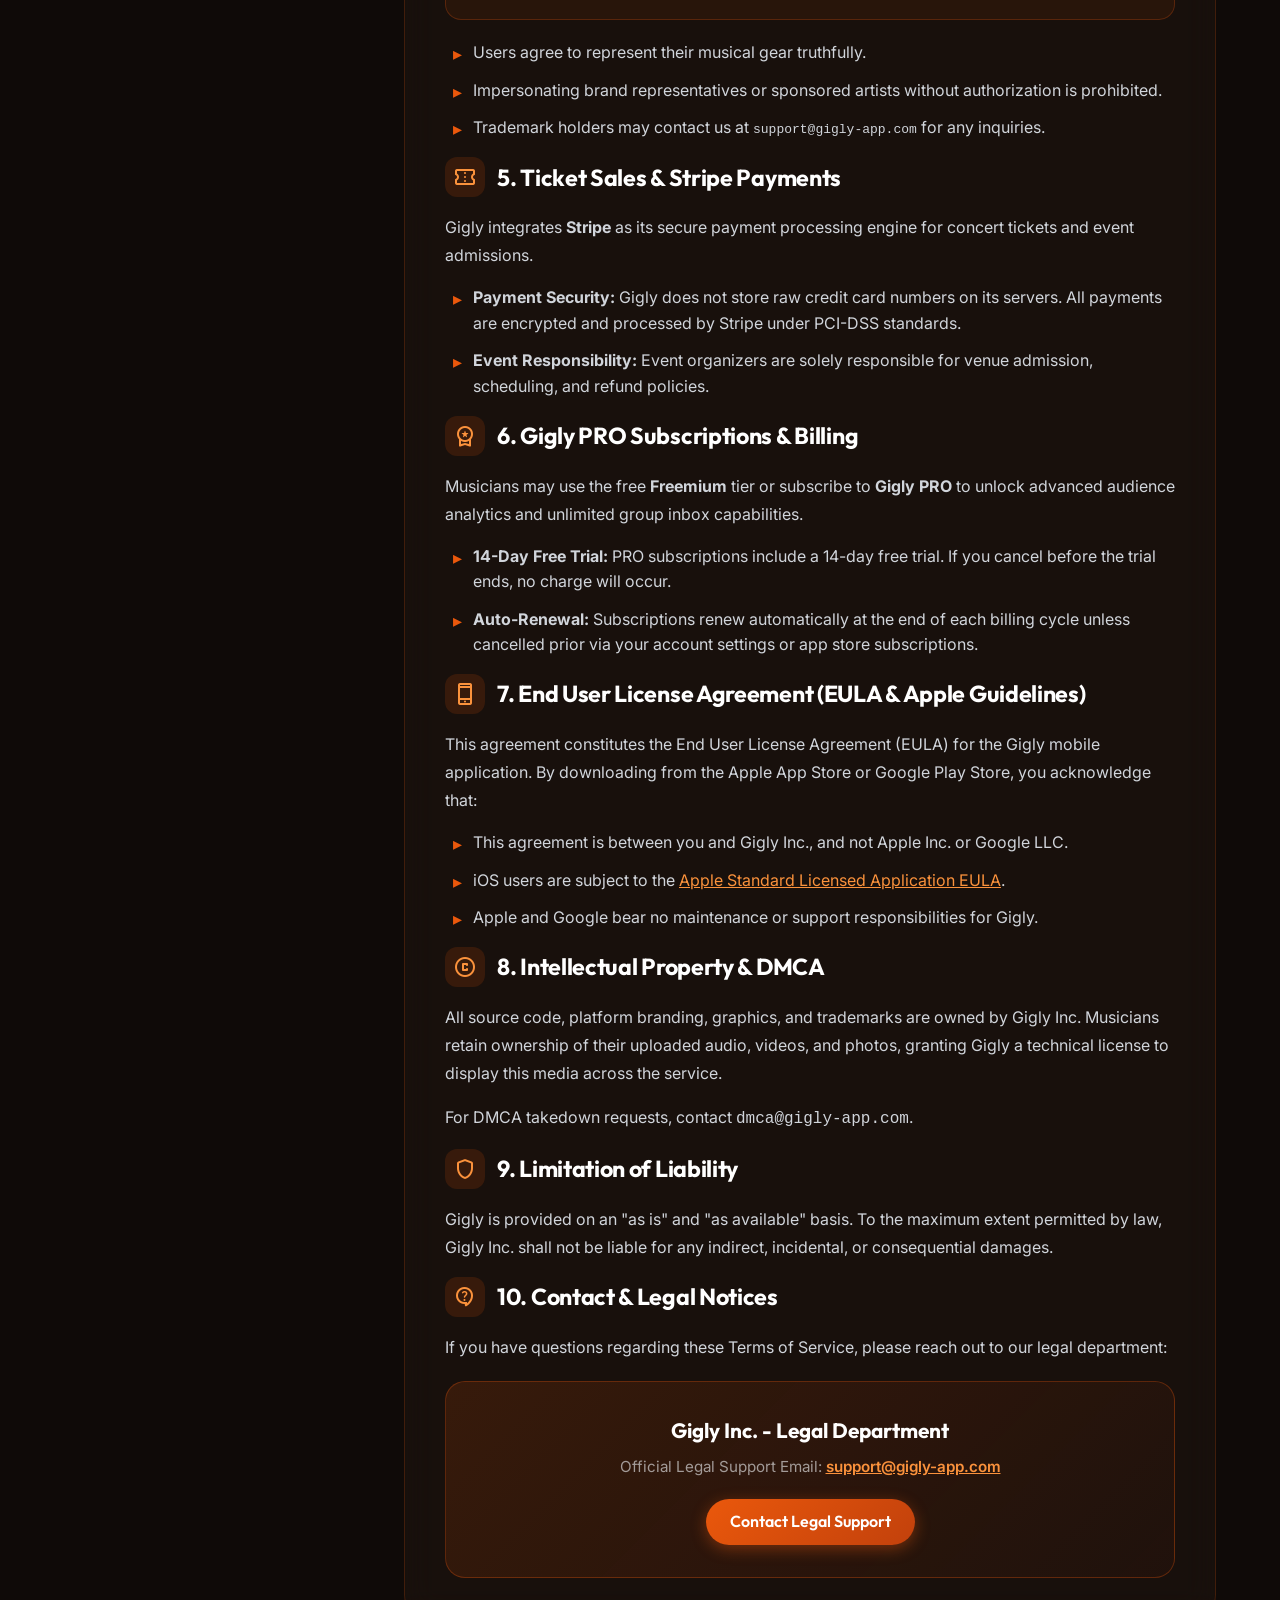
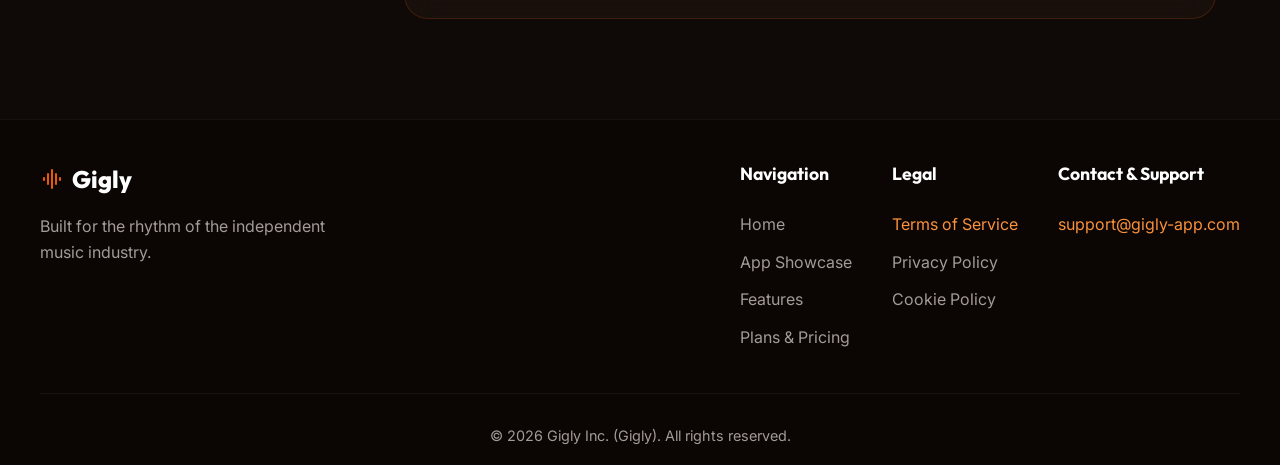
<file: t_rminos_de_servicio/index.html>
<!DOCTYPE html>
<html lang="es">
<head>
  <meta charset="UTF-8">
  <meta http-equiv="refresh" content="0; url=../terminos-de-servicio/index.html">
  <link rel="canonical" href="https://gigly-app.com/terminos-de-servicio/">
  <title>Redirigiendo a Términos de Servicio - Gigly</title>
  <script>
    window.location.replace('../terminos-de-servicio/index.html' + window.location.hash);
  </script>
</head>
<body style="background-color: #0f0a08; color: #ffffff; font-family: sans-serif; display: flex; align-items: center; justify-content: center; height: 100vh; margin: 0;">
  <p>Redirigiendo a <a href="../terminos-de-servicio/index.html" style="color: #ea580c;">Términos de Servicio</a>...</p>
</body>
</html>
</file>
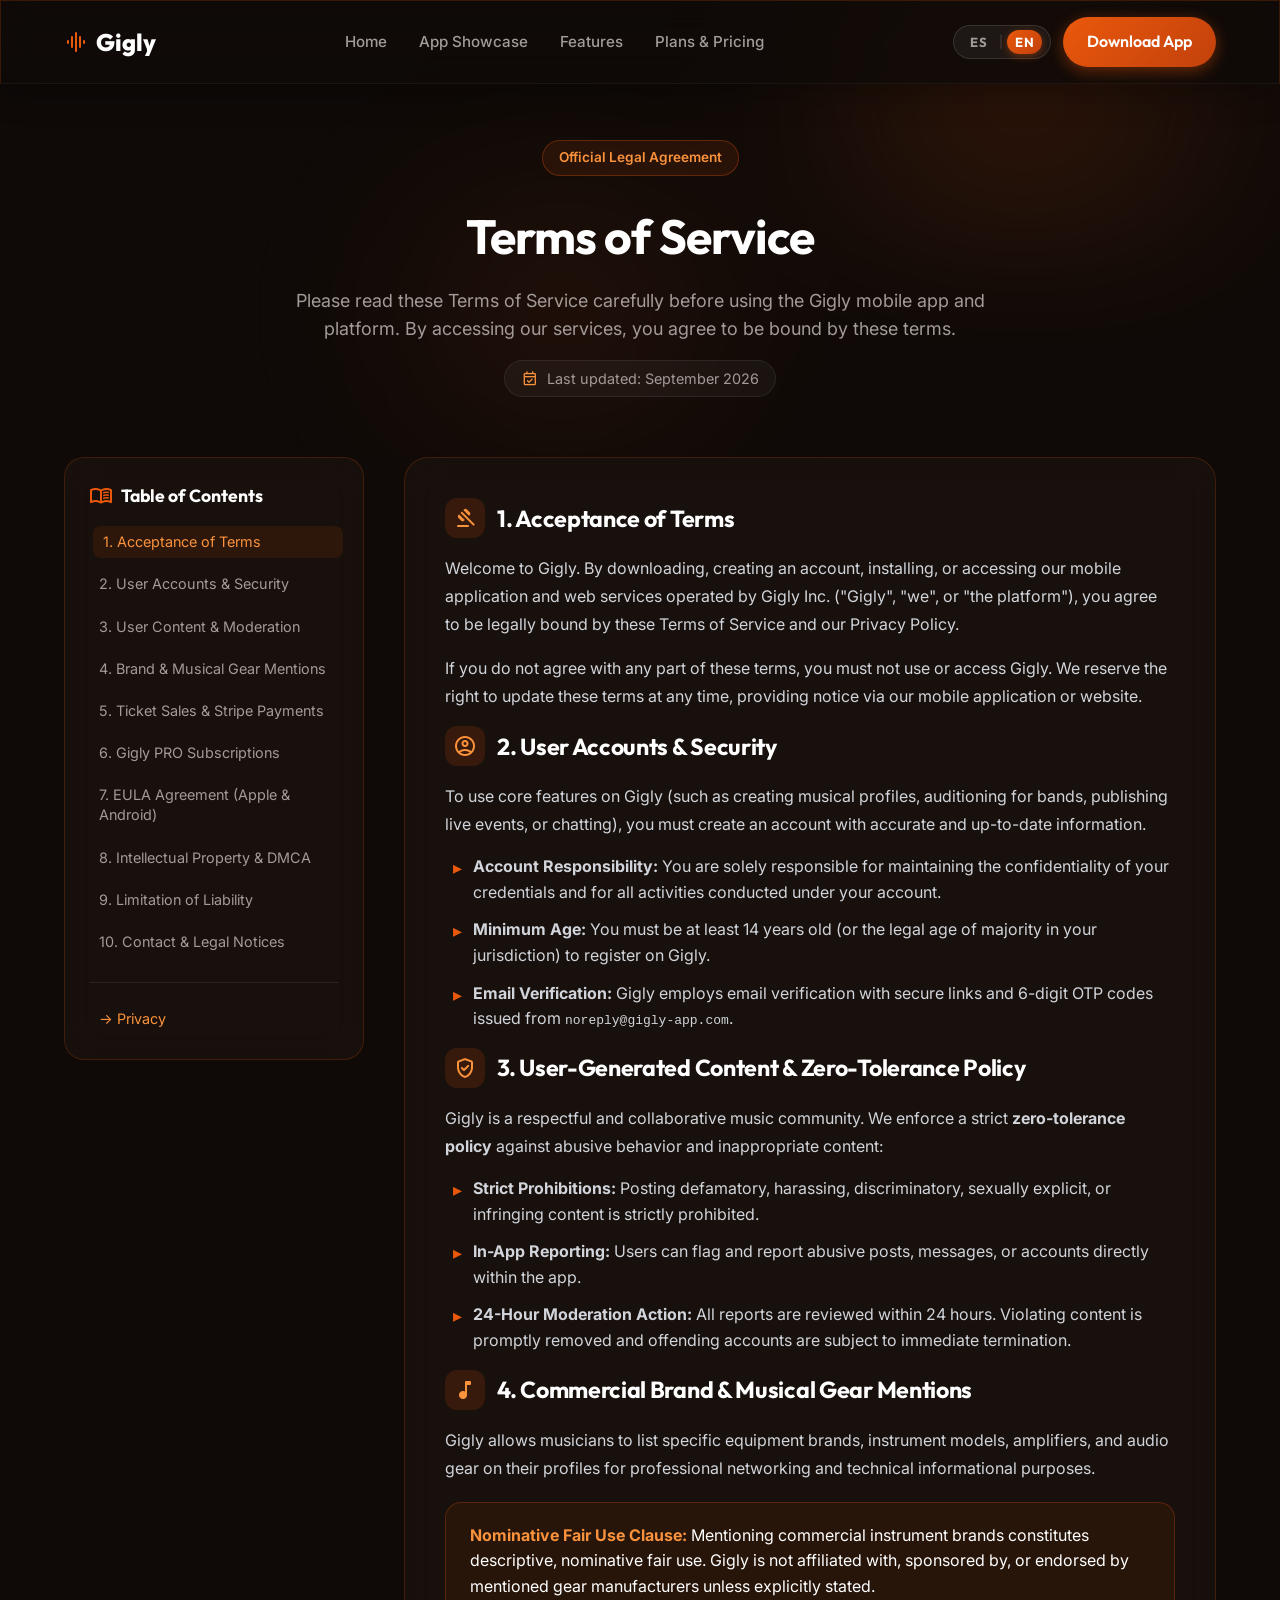
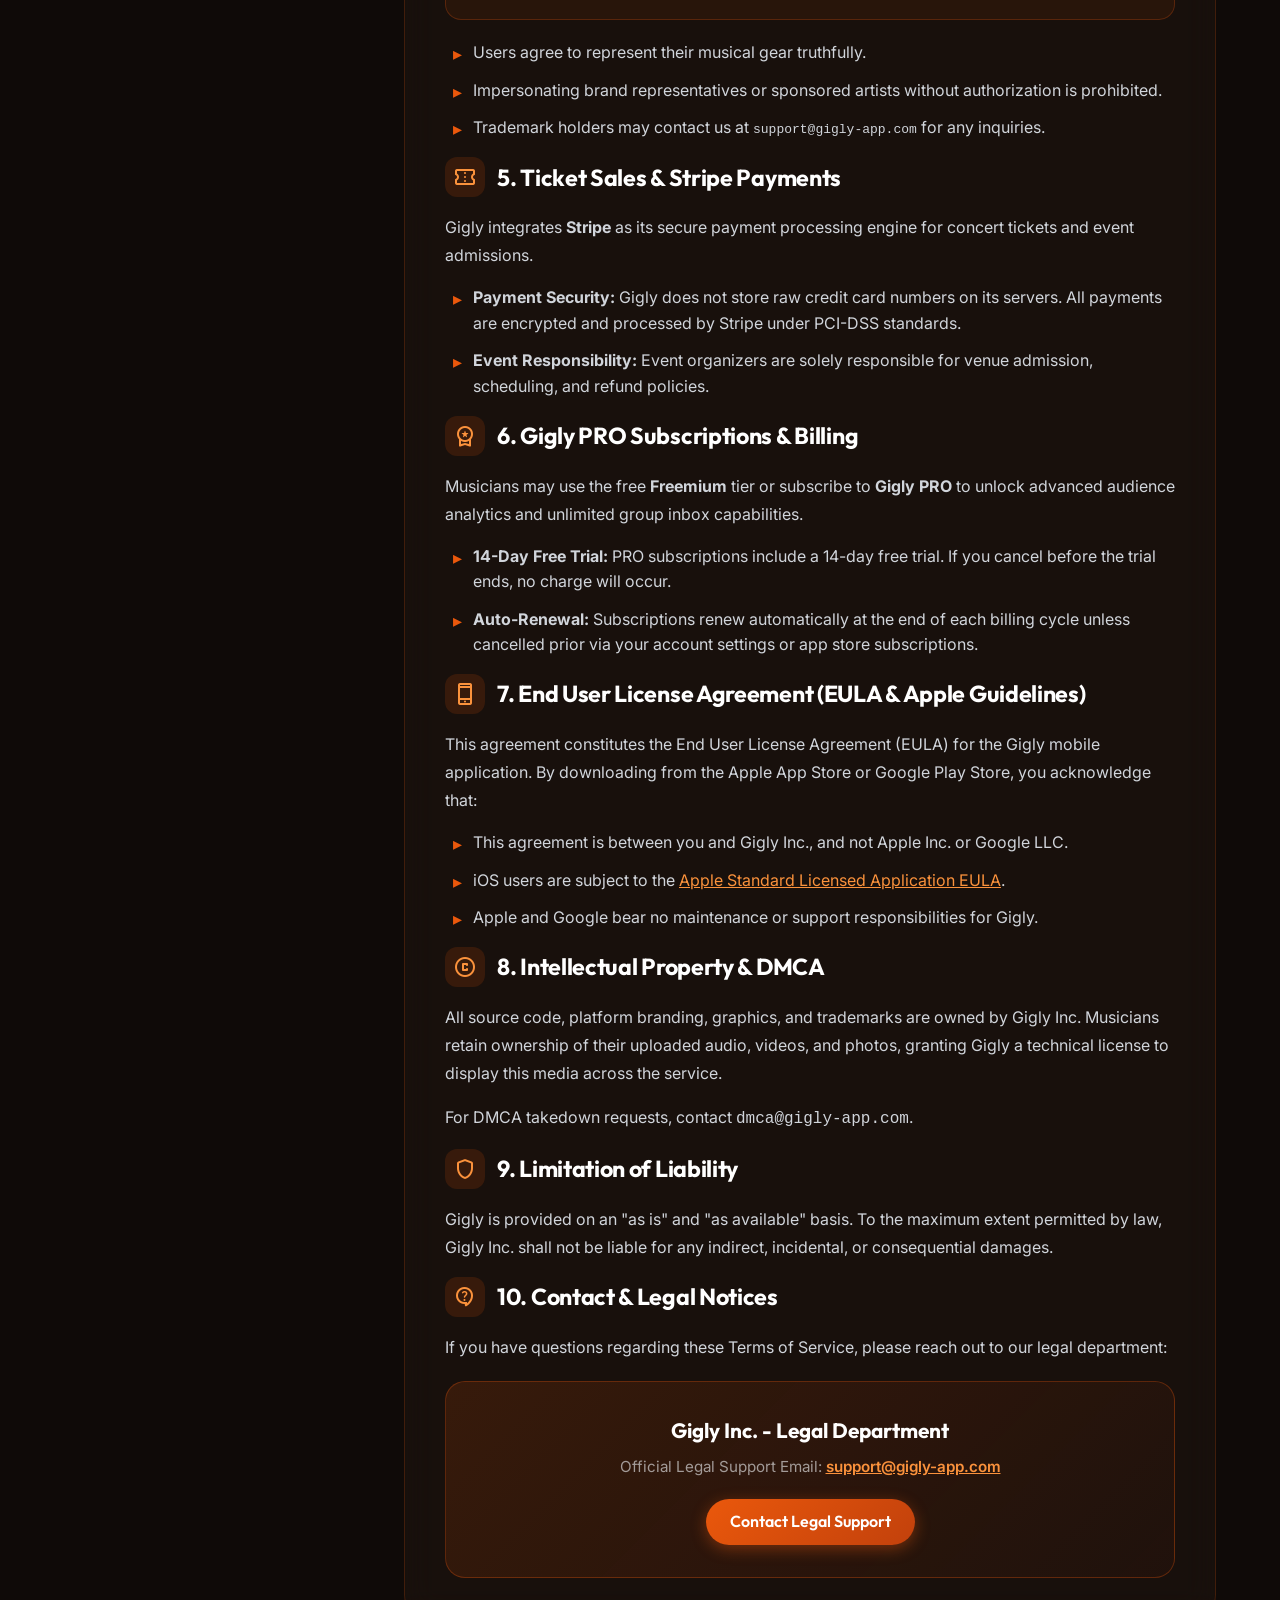
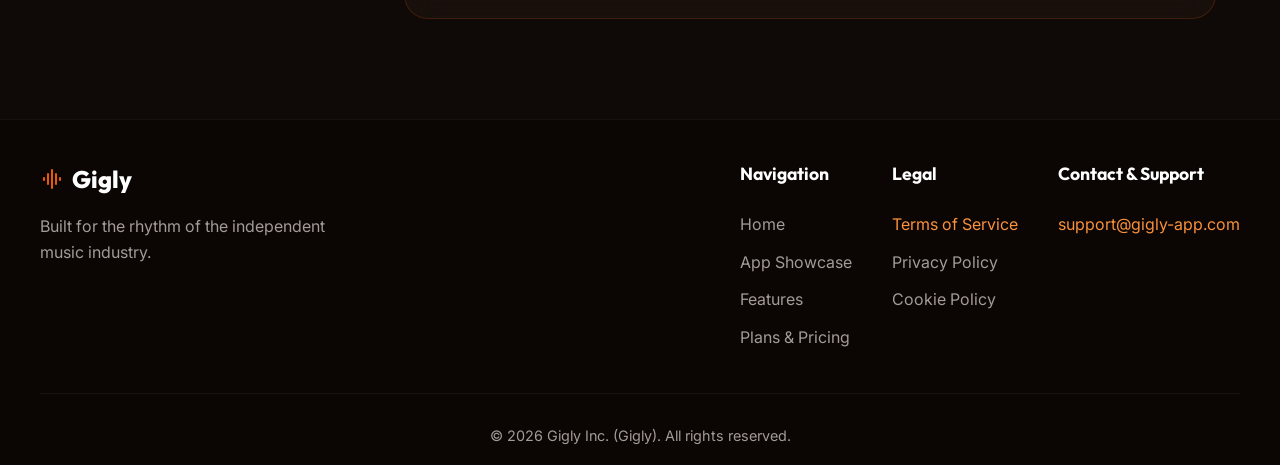
<file: terminos-de-servicio/index.html>
<!doctype html>
<html lang="es">

<head>
  <meta charset="UTF-8" />
  <meta name="viewport" content="width=device-width, initial-scale=1.0" />
  <title>Términos de Servicio - Gigly</title>
  <meta name="description"
    content="Términos de Servicio y Condiciones de Uso de la plataforma y aplicación móvil Gigly. Conoce tus derechos, responsabilidades y el acuerdo de licencia." />

  <!-- SEO & Open Graph -->
  <link rel="canonical" href="https://gigly-app.com/terminos-de-servicio/" />
  <meta property="og:type" content="website" />
  <meta property="og:url" content="https://gigly-app.com/terminos-de-servicio/" />
  <meta property="og:title" content="Términos de Servicio - Gigly" />
  <meta property="og:description"
    content="Términos de Servicio y Condiciones de Uso de la plataforma y aplicación móvil Gigly." />

  <!-- Fonts -->
  <link rel="preconnect" href="https://fonts.googleapis.com" />
  <link rel="preconnect" href="https://fonts.gstatic.com" crossorigin />
  <link
    href="https://fonts.googleapis.com/css2?family=Outfit:wght@300;400;500;600;700;800&family=Inter:wght@400;500;600;700&display=swap"
    rel="stylesheet" />

  <!-- Icons -->
  <link href="https://fonts.googleapis.com/css2?family=Material+Symbols+Rounded:opsz,wght,FILL,GRAD@24,400,1,0"
    rel="stylesheet" />

  <!-- Styles -->
  <link rel="stylesheet" href="../styles.css" />
</head>

<body>
  <!-- Navigation -->
  <nav class="navbar glass">
    <div class="nav-content">
      <a href="../index.html" class="logo">
        <span class="material-symbols-rounded logo-icon">graphic_eq</span>
        Gigly
      </a>
      <div class="nav-links">
        <a href="../index.html" data-i18n="nav.home">Inicio</a>
        <a href="../index.html#showcase" data-i18n="nav.showcase">App Showcase</a>
        <a href="../index.html#features" data-i18n="nav.features">Características</a>
        <a href="../planes/index.html" data-i18n="nav.pricing">Planes & Precios</a>
      </div>
      <div class="nav-actions">
        <!-- Language Switcher (ES / EN) -->
        <div class="lang-switcher">
          <button class="lang-btn active" data-lang="es">ES</button>
          <span class="lang-divider">|</span>
          <button class="lang-btn" data-lang="en">EN</button>
        </div>
        <a href="https://play.google.com/store/apps/details?id=com.gigly.app" target="_blank" rel="noopener noreferrer" class="btn btn-primary" data-i18n="nav.download">Descargar App</a>
      </div>
      <button class="menu-btn material-symbols-rounded" aria-label="Abrir menú">menu</button>
    </div>
  </nav>

  <!-- Hero Header -->
  <header class="legal-hero">
    <div class="hero-background"></div>
    <div class="legal-hero-content fade-up">
      <div class="badge" data-i18n="terms.badge">Documento Legal Vigente</div>
      <h1 class="hero-title" style="font-size: 3rem; margin-top: 10px;" data-i18n="terms.title">Términos de Servicio</h1>
      <p class="hero-subtitle" style="margin: 0 auto; max-width: 700px;" data-i18n="terms.lead">
        Por favor, lee atentamente estos Términos de Servicio antes de utilizar la aplicación móvil y plataforma Gigly. El uso de nuestros servicios implica la aceptación plena de estas condiciones.
      </p>
      <div class="legal-meta">
        <span class="material-symbols-rounded" style="font-size: 1.1rem; color: var(--primary-light)">event_available</span>
        <span data-i18n="terms.updated">Última actualización: Septiembre de 2026</span>
      </div>
    </div>
  </header>

  <!-- Legal Main Layout -->
  <main class="legal-layout-container">
    
    <!-- Sidebar Table of Contents (Sticky) -->
    <aside class="legal-sidebar">
      <h3>
        <span class="material-symbols-rounded" style="color: var(--primary)">menu_book</span>
        <span data-i18n="terms.toc.title">Contenido del Documento</span>
      </h3>
      
      <!-- SPANISH TOC -->
      <ul class="legal-toc-list" data-lang-content="es">
        <li><a href="#sec-1" class="legal-toc-link">1. Aceptación de los Términos</a></li>
        <li><a href="#sec-2" class="legal-toc-link">2. Cuentas y Seguridad</a></li>
        <li><a href="#sec-3" class="legal-toc-link">3. Contenido de Usuarios & Moderación</a></li>
        <li><a href="#sec-4" class="legal-toc-link">4. Mención de Marcas & Equipamiento</a></li>
        <li><a href="#sec-5" class="legal-toc-link">5. Venta de Entradas y Stripe</a></li>
        <li><a href="#sec-6" class="legal-toc-link">6. Suscripciones Gigly PRO</a></li>
        <li><a href="#sec-7" class="legal-toc-link">7. Contrato EULA (Apple & Android)</a></li>
        <li><a href="#sec-8" class="legal-toc-link">8. Propiedad Intelectual & DMCA</a></li>
        <li><a href="#sec-9" class="legal-toc-link">9. Limitación de Responsabilidad</a></li>
        <li><a href="#sec-10" class="legal-toc-link">10. Contacto y Notificaciones</a></li>
      </ul>

      <!-- ENGLISH TOC -->
      <ul class="legal-toc-list" data-lang-content="en" style="display: none;">
        <li><a href="#sec-1" class="legal-toc-link">1. Acceptance of Terms</a></li>
        <li><a href="#sec-2" class="legal-toc-link">2. User Accounts & Security</a></li>
        <li><a href="#sec-3" class="legal-toc-link">3. User Content & Moderation</a></li>
        <li><a href="#sec-4" class="legal-toc-link">4. Brand & Musical Gear Mentions</a></li>
        <li><a href="#sec-5" class="legal-toc-link">5. Ticket Sales & Stripe Payments</a></li>
        <li><a href="#sec-6" class="legal-toc-link">6. Gigly PRO Subscriptions</a></li>
        <li><a href="#sec-7" class="legal-toc-link">7. EULA Agreement (Apple & Android)</a></li>
        <li><a href="#sec-8" class="legal-toc-link">8. Intellectual Property & DMCA</a></li>
        <li><a href="#sec-9" class="legal-toc-link">9. Limitation of Liability</a></li>
        <li><a href="#sec-10" class="legal-toc-link">10. Contact & Legal Notices</a></li>
      </ul>

      <div style="margin-top: 24px; padding-top: 20px; border-top: 1px solid rgba(255,255,255,0.08);">
        <a href="../politica-de-privacidad/index.html" class="legal-toc-link" style="color: var(--primary-light)">
          → <span data-i18n="nav.privacy">Política de Privacidad</span>
        </a>
      </div>
    </aside>

    <!-- Content Sections -->
    <div class="legal-content-card">
      
      <!-- ======================================================
           SPANISH CONTENT BLOCK
           ====================================================== -->
      <div data-lang-content="es">
        <!-- Section 1 -->
        <section id="sec-1" class="legal-section">
          <div class="legal-section-header">
            <div class="legal-section-icon"><span class="material-symbols-rounded">gavel</span></div>
            <h2>1. Aceptación de los Términos</h2>
          </div>
          <p class="legal-text">
            Bienvenido a Gigly. Al descargar, registrarte, instalar o acceder a nuestra aplicación móvil y servicios web operados por Gigly Inc. ("Gigly", "nosotros" o "la plataforma"), aceptas quedar legalmente vinculado por los presentes Términos de Servicio y por nuestra Política de Privacidad.
          </p>
          <p class="legal-text">
            Si no estás de acuerdo con alguna de estas condiciones, no debes acceder ni utilizar Gigly. Nos reservamos el derecho de actualizar estos términos en cualquier momento, notificando a través de la aplicación o del sitio web oficial.
          </p>
        </section>

        <!-- Section 2 -->
        <section id="sec-2" class="legal-section">
          <div class="legal-section-header">
            <div class="legal-section-icon"><span class="material-symbols-rounded">account_circle</span></div>
            <h2>2. Cuentas de Usuario y Seguridad</h2>
          </div>
          <p class="legal-text">
            Para utilizar las funciones clave de Gigly (crear perfiles artísticos, postular a bandas, publicar conciertos o interactuar en chats), debes crear una cuenta proporcionando información veraz, precisa y actualizada.
          </p>
          <ul class="legal-list">
            <li><strong>Responsabilidad de la cuenta:</strong> Eres el único responsable de salvaguardar tus credenciales de acceso y de cualquier actividad realizada bajo tu cuenta.</li>
            <li><strong>Edad mínima:</strong> Debes tener al menos 14 años de edad (o la mayoría de edad requerida en tu jurisdicción) para registrarte en Gigly.</li>
            <li><strong>Verificación por correo:</strong> Gigly implementa activación y verificación de correo electrónico mediante enlaces seguros y códigos OTP de 6 dígitos enviados desde <code>noreply@gigly-app.com</code>.</li>
          </ul>
        </section>

        <!-- Section 3 -->
        <section id="sec-3" class="legal-section">
          <div class="legal-section-header">
            <div class="legal-section-icon"><span class="material-symbols-rounded">verified_user</span></div>
            <h2>3. Contenido Generado por el Usuario (UGC) y Política de Cero Tolerancia</h2>
          </div>
          <p class="legal-text">
            Gigly es una comunidad enfocada en el respeto mutuo y la colaboración artística. Aplicamos una estricta <strong>política de tolerancia cero</strong> frente a contenidos y comportamientos abusivos:
          </p>
          <ul class="legal-list">
            <li><strong>Prohibiciones estrictas:</strong> Queda prohibido publicar contenido difamatorio, discriminatorio, violento, pornográfico, acosador o que infrinja derechos de terceros.</li>
            <li><strong>Herramientas de reporte in-app:</strong> Cualquier usuario puede denunciar publicaciones, mensajes o perfiles abusivos directamente desde la aplicación.</li>
            <li><strong>Respuesta y moderación en 24 horas:</strong> Todo reporte es revisado por nuestro equipo de moderación en un plazo máximo de 24 horas. El contenido infractor será retirado de inmediato y la cuenta responsable podrá ser suspendida o expulsada definitivamente.</li>
          </ul>
        </section>

        <!-- Section 4 -->
        <section id="sec-4" class="legal-section">
          <div class="legal-section-header">
            <div class="legal-section-icon"><span class="material-symbols-rounded">music_note</span></div>
            <h2>4. Mención de Marcas Comerciales, Instrumentos y Equipamiento Musical</h2>
          </div>
          <p class="legal-text">
            Gigly permite a los músicos especificar marcas, fabricantes y modelos de instrumentos, amplificadores y equipamiento de audio (por ejemplo: guitarras, baterías, micrófonos) en sus fichas técnicas con fines estrictamente informativos y profesionales.
          </p>
          <div class="legal-highlight-box">
            <p><strong>Cláusula de Uso Referencial y Fair Use:</strong> La mención de marcas comerciales de instrumentos en Gigly constituye un uso descriptivo y referencial amparado por el principio de uso legítimo de marcas (nominative fair use). Gigly no está afiliada, patrocinada ni asociada comercialmente con los fabricantes mencionados a menos que se indique expresamente lo contrario.</p>
          </div>
          <ul class="legal-list">
            <li>El usuario es responsable de declarar con veracidad su equipamiento artístico.</li>
            <li>Queda prohibida la suplantación de representantes oficiales de marcas sin acreditación.</li>
            <li>Si eres titular de una marca y deseas solicitar una revisión, contáctanos en <code>support@gigly-app.com</code>.</li>
          </ul>
        </section>

        <!-- Section 5 -->
        <section id="sec-5" class="legal-section">
          <div class="legal-section-header">
            <div class="legal-section-icon"><span class="material-symbols-rounded">confirmation_number</span></div>
            <h2>5. Venta de Entradas y Pagos con Stripe</h2>
          </div>
          <p class="legal-text">
            Gigly integra la pasarela de pagos segura <strong>Stripe</strong> para permitir la adquisición y reserva de entradas para conciertos y eventos organizados por bandas y salas.
          </p>
          <ul class="legal-list">
            <li><strong>Procesamiento seguro:</strong> Gigly no almacena números de tarjeta de crédito en sus servidores. Todas las transacciones son gestionadas de forma cifrada por Stripe bajo el estándar PCI-DSS.</li>
            <li><strong>Responsabilidad del evento:</strong> Los organizadores de eventos son los únicos responsables de la realización, horarios, condiciones de admisión y políticas de reembolso del espectáculo.</li>
          </ul>
        </section>

        <!-- Section 6 -->
        <section id="sec-6" class="legal-section">
          <div class="legal-section-header">
            <div class="legal-section-icon"><span class="material-symbols-rounded">workspace_premium</span></div>
            <h2>6. Suscripciones Gigly PRO y Facturación</h2>
          </div>
          <p class="legal-text">
            Los usuarios pueden optar por el plan gratuito <strong>Freemium</strong> o suscribirse a <strong>Gigly PRO</strong> para acceder a analíticas avanzadas, demografía de audiencia y funciones de gestión grupal ilimitadas.
          </p>
          <ul class="legal-list">
            <li><strong>Periodo de prueba de 14 días:</strong> Las nuevas suscripciones PRO disfrutan de 14 días gratuitos. Si cancelas antes de que concluya el periodo de prueba, no se aplicará ningún cobro.</li>
            <li><strong>Renovación automática:</strong> Las suscripciones se renuevan automáticamente al final de cada ciclo de facturación (mensual o anual) salvo cancelación previa en los ajustes de tu cuenta o en App Store / Google Play.</li>
          </ul>
        </section>

        <!-- Section 7 -->
        <section id="sec-7" class="legal-section">
          <div class="legal-section-header">
            <div class="legal-section-icon"><span class="material-symbols-rounded">phone_iphone</span></div>
            <h2>7. Contrato de Licencia de Usuario Final (EULA y Directrices de Apple)</h2>
          </div>
          <p class="legal-text">
            El presente acuerdo constituye el Contrato de Licencia de Usuario Final (EULA) para el uso de la aplicación Gigly. Al instalar la app desde Apple App Store o Google Play Store, reconoces que:
          </p>
          <ul class="legal-list">
            <li>Este acuerdo es celebrado entre tú y Gigly Inc., y no con Apple Inc. ni Google LLC.</li>
            <li>Para usuarios de iOS, rige conjuntamente el <a href="https://www.apple.com/legal/internet-services/itunes/dev/stdeula/" target="_blank" style="color: var(--primary-light); text-decoration: underline;">Contrato Estándar de Licencia de Apple (Apple Standard EULA)</a>.</li>
            <li>Apple y Google no tienen obligación de proporcionar mantenimiento o soporte directo para la aplicación.</li>
          </ul>
        </section>

        <!-- Section 8 -->
        <section id="sec-8" class="legal-section">
          <div class="legal-section-header">
            <div class="legal-section-icon"><span class="material-symbols-rounded">copyright</span></div>
            <h2>8. Propiedad Intelectual y Notificaciones DMCA</h2>
          </div>
          <p class="legal-text">
            Todo el código fuente, diseño, logotipos, elementos gráficos y marcas registradas de Gigly son propiedad exclusiva de Gigly Inc. Los usuarios conservan la propiedad de su música y fotografías subidas a la plataforma, otorgando a Gigly una licencia no exclusiva para su visualización y reproducción técnica dentro de la app.
          </p>
          <p class="legal-text">
            Para remitir notificaciones de infracción de derechos de autor (DMCA), envía un correo con los detalles a <code>dmca@gigly-app.com</code>.
          </p>
        </section>

        <!-- Section 9 -->
        <section id="sec-9" class="legal-section">
          <div class="legal-section-header">
            <div class="legal-section-icon"><span class="material-symbols-rounded">shield</span></div>
            <h2>9. Limitación de Responsabilidad</h2>
          </div>
          <p class="legal-text">
            Gigly se proporciona "tal cual" y "según disponibilidad". En la máxima medida permitida por la ley aplicable, Gigly Inc. no será responsable de daños indirectos, incidentales, pérdida de datos o interrupciones en el servicio.
          </p>
        </section>

        <!-- Section 10 -->
        <section id="sec-10" class="legal-section">
          <div class="legal-section-header">
            <div class="legal-section-icon"><span class="material-symbols-rounded">contact_support</span></div>
            <h2>10. Contacto y Notificaciones Legales</h2>
          </div>
          <p class="legal-text">
            Si tienes dudas o consultas sobre estos Términos de Servicio, puedes comunicarte con nuestro equipo legal en:
          </p>
          <div class="legal-contact-box">
            <h3>Gigly Inc. - Departamento Legal</h3>
            <p>Dirección electrónica de soporte legal: <a href="mailto:support@gigly-app.com" style="color: var(--primary-light); font-weight: 600;">support@gigly-app.com</a></p>
            <a href="mailto:support@gigly-app.com?subject=Consulta%20Terminos%20de%20Servicio" class="btn btn-primary" style="padding: 10px 24px;">
              Contactar Soporte Legal
            </a>
          </div>
        </section>
      </div>

      <!-- ======================================================
           ENGLISH CONTENT BLOCK
           ====================================================== -->
      <div data-lang-content="en" style="display: none;">
        <!-- Section 1 -->
        <section id="sec-1" class="legal-section">
          <div class="legal-section-header">
            <div class="legal-section-icon"><span class="material-symbols-rounded">gavel</span></div>
            <h2>1. Acceptance of Terms</h2>
          </div>
          <p class="legal-text">
            Welcome to Gigly. By downloading, creating an account, installing, or accessing our mobile application and web services operated by Gigly Inc. ("Gigly", "we", or "the platform"), you agree to be legally bound by these Terms of Service and our Privacy Policy.
          </p>
          <p class="legal-text">
            If you do not agree with any part of these terms, you must not use or access Gigly. We reserve the right to update these terms at any time, providing notice via our mobile application or website.
          </p>
        </section>

        <!-- Section 2 -->
        <section id="sec-2" class="legal-section">
          <div class="legal-section-header">
            <div class="legal-section-icon"><span class="material-symbols-rounded">account_circle</span></div>
            <h2>2. User Accounts & Security</h2>
          </div>
          <p class="legal-text">
            To use core features on Gigly (such as creating musical profiles, auditioning for bands, publishing live events, or chatting), you must create an account with accurate and up-to-date information.
          </p>
          <ul class="legal-list">
            <li><strong>Account Responsibility:</strong> You are solely responsible for maintaining the confidentiality of your credentials and for all activities conducted under your account.</li>
            <li><strong>Minimum Age:</strong> You must be at least 14 years old (or the legal age of majority in your jurisdiction) to register on Gigly.</li>
            <li><strong>Email Verification:</strong> Gigly employs email verification with secure links and 6-digit OTP codes issued from <code>noreply@gigly-app.com</code>.</li>
          </ul>
        </section>

        <!-- Section 3 -->
        <section id="sec-3" class="legal-section">
          <div class="legal-section-header">
            <div class="legal-section-icon"><span class="material-symbols-rounded">verified_user</span></div>
            <h2>3. User-Generated Content & Zero-Tolerance Policy</h2>
          </div>
          <p class="legal-text">
            Gigly is a respectful and collaborative music community. We enforce a strict <strong>zero-tolerance policy</strong> against abusive behavior and inappropriate content:
          </p>
          <ul class="legal-list">
            <li><strong>Strict Prohibitions:</strong> Posting defamatory, harassing, discriminatory, sexually explicit, or infringing content is strictly prohibited.</li>
            <li><strong>In-App Reporting:</strong> Users can flag and report abusive posts, messages, or accounts directly within the app.</li>
            <li><strong>24-Hour Moderation Action:</strong> All reports are reviewed within 24 hours. Violating content is promptly removed and offending accounts are subject to immediate termination.</li>
          </ul>
        </section>

        <!-- Section 4 -->
        <section id="sec-4" class="legal-section">
          <div class="legal-section-header">
            <div class="legal-section-icon"><span class="material-symbols-rounded">music_note</span></div>
            <h2>4. Commercial Brand & Musical Gear Mentions</h2>
          </div>
          <p class="legal-text">
            Gigly allows musicians to list specific equipment brands, instrument models, amplifiers, and audio gear on their profiles for professional networking and technical informational purposes.
          </p>
          <div class="legal-highlight-box">
            <p><strong>Nominative Fair Use Clause:</strong> Mentioning commercial instrument brands constitutes descriptive, nominative fair use. Gigly is not affiliated with, sponsored by, or endorsed by mentioned gear manufacturers unless explicitly stated.</p>
          </div>
          <ul class="legal-list">
            <li>Users agree to represent their musical gear truthfully.</li>
            <li>Impersonating brand representatives or sponsored artists without authorization is prohibited.</li>
            <li>Trademark holders may contact us at <code>support@gigly-app.com</code> for any inquiries.</li>
          </ul>
        </section>

        <!-- Section 5 -->
        <section id="sec-5" class="legal-section">
          <div class="legal-section-header">
            <div class="legal-section-icon"><span class="material-symbols-rounded">confirmation_number</span></div>
            <h2>5. Ticket Sales & Stripe Payments</h2>
          </div>
          <p class="legal-text">
            Gigly integrates <strong>Stripe</strong> as its secure payment processing engine for concert tickets and event admissions.
          </p>
          <ul class="legal-list">
            <li><strong>Payment Security:</strong> Gigly does not store raw credit card numbers on its servers. All payments are encrypted and processed by Stripe under PCI-DSS standards.</li>
            <li><strong>Event Responsibility:</strong> Event organizers are solely responsible for venue admission, scheduling, and refund policies.</li>
          </ul>
        </section>

        <!-- Section 6 -->
        <section id="sec-6" class="legal-section">
          <div class="legal-section-header">
            <div class="legal-section-icon"><span class="material-symbols-rounded">workspace_premium</span></div>
            <h2>6. Gigly PRO Subscriptions & Billing</h2>
          </div>
          <p class="legal-text">
            Musicians may use the free <strong>Freemium</strong> tier or subscribe to <strong>Gigly PRO</strong> to unlock advanced audience analytics and unlimited group inbox capabilities.
          </p>
          <ul class="legal-list">
            <li><strong>14-Day Free Trial:</strong> PRO subscriptions include a 14-day free trial. If you cancel before the trial ends, no charge will occur.</li>
            <li><strong>Auto-Renewal:</strong> Subscriptions renew automatically at the end of each billing cycle unless cancelled prior via your account settings or app store subscriptions.</li>
          </ul>
        </section>

        <!-- Section 7 -->
        <section id="sec-7" class="legal-section">
          <div class="legal-section-header">
            <div class="legal-section-icon"><span class="material-symbols-rounded">phone_iphone</span></div>
            <h2>7. End User License Agreement (EULA & Apple Guidelines)</h2>
          </div>
          <p class="legal-text">
            This agreement constitutes the End User License Agreement (EULA) for the Gigly mobile application. By downloading from the Apple App Store or Google Play Store, you acknowledge that:
          </p>
          <ul class="legal-list">
            <li>This agreement is between you and Gigly Inc., and not Apple Inc. or Google LLC.</li>
            <li>iOS users are subject to the <a href="https://www.apple.com/legal/internet-services/itunes/dev/stdeula/" target="_blank" style="color: var(--primary-light); text-decoration: underline;">Apple Standard Licensed Application EULA</a>.</li>
            <li>Apple and Google bear no maintenance or support responsibilities for Gigly.</li>
          </ul>
        </section>

        <!-- Section 8 -->
        <section id="sec-8" class="legal-section">
          <div class="legal-section-header">
            <div class="legal-section-icon"><span class="material-symbols-rounded">copyright</span></div>
            <h2>8. Intellectual Property & DMCA</h2>
          </div>
          <p class="legal-text">
            All source code, platform branding, graphics, and trademarks are owned by Gigly Inc. Musicians retain ownership of their uploaded audio, videos, and photos, granting Gigly a technical license to display this media across the service.
          </p>
          <p class="legal-text">
            For DMCA takedown requests, contact <code>dmca@gigly-app.com</code>.
          </p>
        </section>

        <!-- Section 9 -->
        <section id="sec-9" class="legal-section">
          <div class="legal-section-header">
            <div class="legal-section-icon"><span class="material-symbols-rounded">shield</span></div>
            <h2>9. Limitation of Liability</h2>
          </div>
          <p class="legal-text">
            Gigly is provided on an "as is" and "as available" basis. To the maximum extent permitted by law, Gigly Inc. shall not be liable for any indirect, incidental, or consequential damages.
          </p>
        </section>

        <!-- Section 10 -->
        <section id="sec-10" class="legal-section">
          <div class="legal-section-header">
            <div class="legal-section-icon"><span class="material-symbols-rounded">contact_support</span></div>
            <h2>10. Contact & Legal Notices</h2>
          </div>
          <p class="legal-text">
            If you have questions regarding these Terms of Service, please reach out to our legal department:
          </p>
          <div class="legal-contact-box">
            <h3>Gigly Inc. - Legal Department</h3>
            <p>Official Legal Support Email: <a href="mailto:support@gigly-app.com" style="color: var(--primary-light); font-weight: 600;">support@gigly-app.com</a></p>
            <a href="mailto:support@gigly-app.com?subject=Terms%20of%20Service%20Inquiry" class="btn btn-primary" style="padding: 10px 24px;">
              Contact Legal Support
            </a>
          </div>
        </section>
      </div>

    </div>
  </main>

  <!-- Footer -->
  <footer class="footer">
    <div class="footer-content">
      <div class="footer-brand">
        <div class="logo">
          <span class="material-symbols-rounded logo-icon">graphic_eq</span>
          Gigly
        </div>
        <p data-i18n="footer.slogan">Construido para el ritmo de la industria musical independiente.</p>
      </div>
      <div class="footer-links">
        <div class="link-group">
          <h4 data-i18n="footer.nav.title">Navegación</h4>
          <a href="../index.html" data-i18n="nav.home">Inicio</a>
          <a href="../index.html#showcase" data-i18n="footer.nav.showcase">App Showcase</a>
          <a href="../index.html#features" data-i18n="footer.nav.features">Características</a>
          <a href="../planes/index.html" data-i18n="footer.nav.pricing">Planes & Precios</a>
        </div>
        <div class="link-group">
          <h4 data-i18n="footer.legal.title">Legal</h4>
          <a href="index.html" data-i18n="footer.legal.terms" style="color: var(--primary-light)">Términos de Servicio</a>
          <a href="../politica-de-privacidad/index.html" data-i18n="footer.legal.privacy">Política de Privacidad</a>
          <a href="../politica-de-privacidad/index.html#cookies" data-i18n="footer.legal.cookies">Política de Cookies</a>
        </div>
        <div class="link-group">
          <h4 data-i18n="footer.support.title">Contacto & Soporte</h4>
          <a href="mailto:support@gigly-app.com" style="color: var(--primary-light)">support@gigly-app.com</a>
        </div>
      </div>
    </div>
    <div class="footer-bottom">
      <p data-i18n="footer.copyright">&copy; 2026 Gigly Inc. (Gigly). Todos los derechos reservados.</p>
    </div>
  </footer>

  <!-- Scripts -->
  <script src="../i18n.js"></script>
  <script src="../app.js"></script>
</body>

</html>
</file>
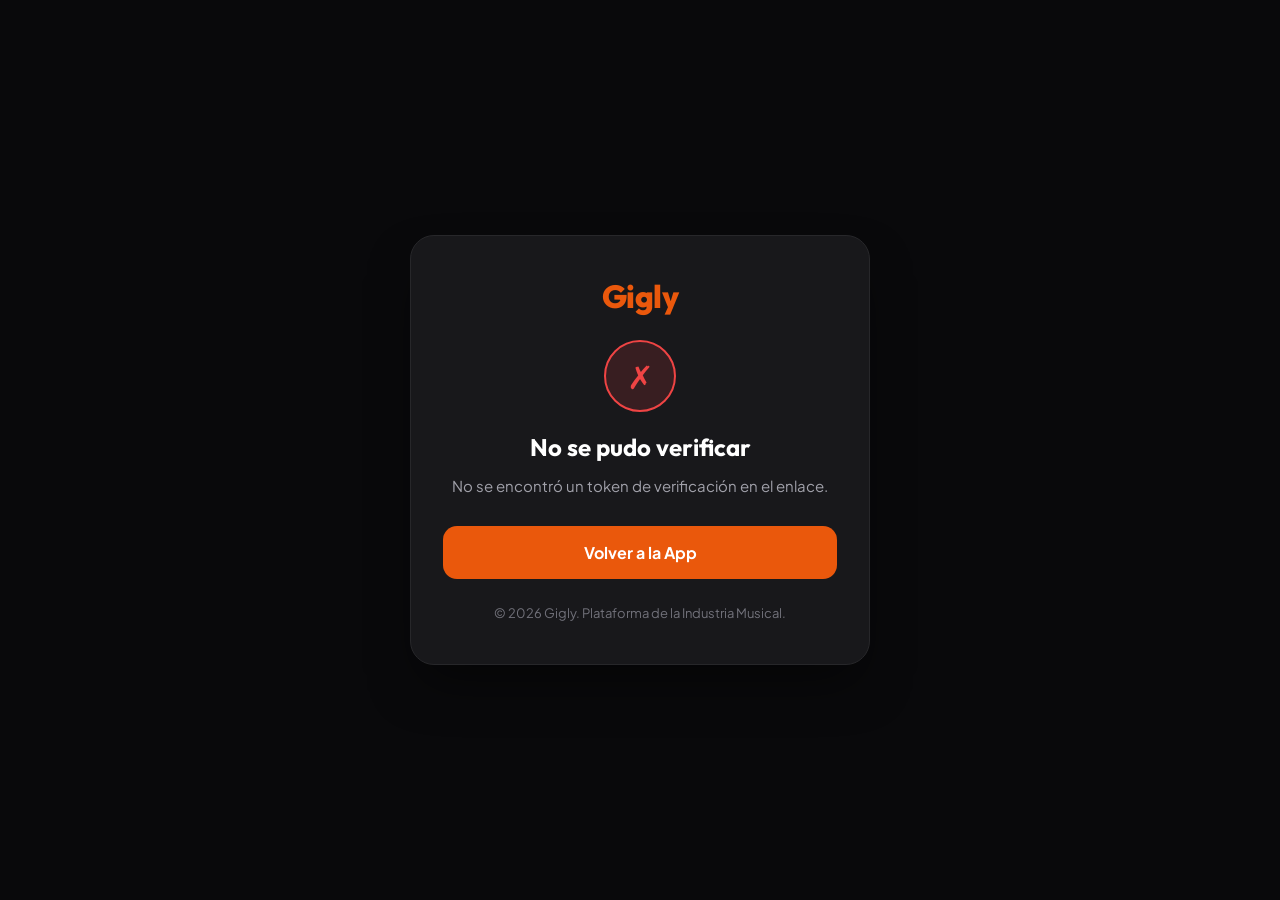
<file: verify-email.html>
<!DOCTYPE html>
<html lang="es">
<head>
  <meta charset="UTF-8">
  <meta name="viewport" content="width=device-width, initial-scale=1.0">
  <title>Verificación de Cuenta - Gigly</title>
  <link rel="preconnect" href="https://fonts.googleapis.com">
  <link rel="preconnect" href="https://fonts.gstatic.com" crossorigin>
  <link href="https://fonts.googleapis.com/css2?family=Outfit:wght@400;600;700;800&family=Plus+Jakarta+Sans:wght@400;500;600;700&display=swap" rel="stylesheet">
  <style>
    :root {
      --bg: #09090b;
      --card-bg: #18181b;
      --card-border: #27272a;
      --primary: #ea580c;
      --primary-hover: #f97316;
      --text: #fafafa;
      --text-muted: #a1a1aa;
      --success: #10b981;
      --error: #ef4444;
    }

    * {
      box-sizing: border-box;
      margin: 0;
      padding: 0;
    }

    body {
      background-color: var(--bg);
      color: var(--text);
      font-family: 'Plus Jakarta Sans', -apple-system, BlinkMacSystemFont, sans-serif;
      min-height: 100vh;
      display: flex;
      align-items: center;
      justify-content: center;
      padding: 20px;
      position: relative;
      overflow-x: hidden;
    }

    /* Ambient background glow */
    body::before {
      content: '';
      position: absolute;
      width: 400px;
      height: 400px;
      background: radial-gradient(circle, rgba(234, 88, 12, 0.15) 0%, rgba(0,0,0,0) 70%);
      top: 50%;
      left: 50%;
      transform: translate(-50%, -50%);
      z-index: 0;
      pointer-events: none;
    }

    .card {
      position: relative;
      z-index: 1;
      background-color: var(--card-bg);
      border: 1px solid var(--card-border);
      border-radius: 24px;
      padding: 40px 32px;
      width: 100%;
      max-width: 460px;
      text-align: center;
      box-shadow: 0 25px 50px -12px rgba(0, 0, 0, 0.5);
    }

    .logo {
      font-family: 'Outfit', sans-serif;
      font-size: 32px;
      font-weight: 800;
      color: var(--primary);
      margin-bottom: 24px;
      letter-spacing: -0.5px;
    }

    .icon-box {
      width: 72px;
      height: 72px;
      border-radius: 50%;
      display: flex;
      align-items: center;
      justify-content: center;
      margin: 0 auto 20px;
      font-size: 32px;
      transition: all 0.3s ease;
    }

    .icon-box.loading {
      background-color: rgba(234, 88, 12, 0.1);
      color: var(--primary);
      border: 2px dashed var(--primary);
      animation: spin 3s linear infinite;
    }

    .icon-box.success {
      background-color: rgba(16, 185, 129, 0.15);
      color: var(--success);
      border: 2px solid var(--success);
    }

    .icon-box.error {
      background-color: rgba(239, 68, 68, 0.15);
      color: var(--error);
      border: 2px solid var(--error);
    }

    @keyframes spin {
      100% { transform: rotate(360deg); }
    }

    h1 {
      font-family: 'Outfit', sans-serif;
      font-size: 24px;
      font-weight: 700;
      margin-bottom: 12px;
      color: #ffffff;
    }

    p {
      color: var(--text-muted);
      font-size: 15px;
      line-height: 1.6;
      margin-bottom: 28px;
    }

    .btn {
      display: inline-block;
      width: 100%;
      background-color: var(--primary);
      color: #ffffff;
      font-weight: 700;
      font-size: 16px;
      padding: 16px 24px;
      border-radius: 14px;
      text-decoration: none;
      transition: all 0.2s ease;
      cursor: pointer;
      border: none;
    }

    .btn:hover {
      background-color: var(--primary-hover);
      transform: translateY(-2px);
    }

    .footer-text {
      font-size: 13px;
      color: #71717a;
      margin-top: 24px;
      margin-bottom: 0;
    }
  </style>
</head>
<body>
  <div class="card">
    <div class="logo">Gigly</div>

    <div id="loadingState">
      <div class="icon-box loading">⏳</div>
      <h1>Verificando tu cuenta...</h1>
      <p>Estamos activando tu cuenta de Gigly. Solo tomará unos segundos.</p>
    </div>

    <div id="successState" style="display: none;">
      <div class="icon-box success">✓</div>
      <h1>¡Cuenta Activada con Éxito!</h1>
      <p>Tu correo ha sido verificado correctamente. Ya puedes comenzar a conectar con músicos, bandas y eventos.</p>
      <a id="openAppBtn" href="gigly://verify-success" class="btn">Abrir Gigly en tu Móvil</a>
    </div>

    <div id="errorState" style="display: none;">
      <div class="icon-box error">✗</div>
      <h1>No se pudo verificar</h1>
      <p id="errorMessage">El enlace de verificación es inválido o ha expirado. Puedes solicitar un nuevo código desde la app.</p>
      <a href="gigly://" class="btn">Volver a la App</a>
    </div>

    <p class="footer-text">© 2026 Gigly. Plataforma de la Industria Musical.</p>
  </div>

  <script>
    (async function() {
      const urlParams = new URLSearchParams(window.location.search);
      const token = urlParams.get('token');
      const email = urlParams.get('email');

      const loadingEl = document.getElementById('loadingState');
      const successEl = document.getElementById('successState');
      const errorEl = document.getElementById('errorState');
      const errorMsgEl = document.getElementById('errorMessage');
      const openAppBtn = document.getElementById('openAppBtn');

      if (!token && !email) {
        loadingEl.style.display = 'none';
        errorEl.style.display = 'block';
        errorMsgEl.textContent = 'No se encontró un token de verificación en el enlace.';
        return;
      }

      // Configurar enlace para abrir la app móvil
      if (token) {
        openAppBtn.href = 'gigly://verify-email?token=' + encodeURIComponent(token);
      }

      // Backend API URL
      const API_URL = 'https://match-music-backend-production.up.railway.app/api/auth/verify-email';

      try {
        const response = await fetch(API_URL, {
          method: 'POST',
          headers: { 'Content-Type': 'application/json' },
          body: JSON.stringify({ token, email })
        });

        const data = await response.json();

        loadingEl.style.display = 'none';
        if (response.ok && data.success) {
          successEl.style.display = 'block';
          // Intentar abrir la app automáticamente si está en móvil
          if (/Android|iPhone|iPad|iPod/i.test(navigator.userAgent)) {
            setTimeout(() => {
              window.location.href = openAppBtn.href;
            }, 1000);
          }
        } else {
          errorEl.style.display = 'block';
          if (data.error) errorMsgEl.textContent = data.error;
        }
      } catch (err) {
        loadingEl.style.display = 'none';
        errorEl.style.display = 'block';
        errorMsgEl.textContent = 'Hubo un error de conexión al verificar tu cuenta. Por favor abre la app e ingresa el código de 6 dígitos.';
      }
    })();
  </script>
</body>
</html>
</file>
<file: styles.css>
/* 
  Gigly (Gigly) - Premium Landing Page Styles 
*/

:root {
  /* Brand Colors */
  --primary: #ea580c;
  --primary-light: #fb923c;
  --primary-dark: #c2410c;

  /* Dark Theme Colors */
  --bg-color: #0f0a08;
  --surface: rgba(30, 20, 15, 0.6);
  --surface-light: rgba(45, 30, 22, 0.8);
  --text-primary: #ffffff;
  --text-secondary: #a39b98;

  /* Utilities */
  --glass-border: rgba(234, 88, 12, 0.2);
  --glass-shadow: 0 8px 32px 0 rgba(0, 0, 0, 0.3);
  --blur: blur(16px);
  --transition: all 0.3s cubic-bezier(0.25, 0.8, 0.25, 1);
}

* {
  margin: 0;
  padding: 0;
  box-sizing: border-box;
}

html {
  scroll-behavior: smooth;
}

body {
  font-family: "Inter", sans-serif;
  background-color: var(--bg-color);
  color: var(--text-primary);
  line-height: 1.6;
  overflow-x: hidden;
}

h1,
h2,
h3,
h4,
.logo {
  font-family: "Outfit", sans-serif;
}

/* Glassmorphism Utility */
.glass {
  background: var(--surface);
  backdrop-filter: var(--blur);
  -webkit-backdrop-filter: var(--blur);
  border: 1px solid var(--glass-border);
  box-shadow: var(--glass-shadow);
}

.text-gradient {
  background: linear-gradient(135deg, var(--primary-light), var(--primary));
  -webkit-background-clip: text;
  -webkit-text-fill-color: transparent;
  background-clip: text;
}

/* Buttons */
.btn {
  display: inline-flex;
  align-items: center;
  justify-content: center;
  gap: 8px;
  padding: 12px 24px;
  border-radius: 100px;
  font-family: "Outfit", sans-serif;
  font-weight: 600;
  font-size: 1rem;
  cursor: pointer;
  transition: var(--transition);
  border: none;
  text-decoration: none;
}

.btn-primary {
  background: linear-gradient(135deg, var(--primary), var(--primary-dark));
  color: white;
  box-shadow: 0 4px 15px rgba(234, 88, 12, 0.4);
}

.btn-primary:hover {
  transform: translateY(-2px);
  box-shadow: 0 6px 20px rgba(234, 88, 12, 0.6);
}

.btn-store {
  background: rgba(255, 255, 255, 0.1);
  color: white;
  border: 1px solid rgba(255, 255, 255, 0.2);
  backdrop-filter: blur(10px);
}

.btn-store:hover {
  background: rgba(255, 255, 255, 0.2);
  transform: translateY(-2px);
}

.btn-appstore {
  position: relative;
  cursor: pointer;
}

.store-btn-wrapper {
  position: relative;
  display: inline-flex;
}

.badge-coming-soon {
  font-size: 0.65rem;
  font-weight: 700;
  text-transform: uppercase;
  letter-spacing: 0.05em;
  background: rgba(234, 88, 12, 0.22);
  color: #fb923c;
  border: 1px solid rgba(251, 146, 60, 0.45);
  padding: 2px 8px;
  border-radius: 999px;
  margin-left: 6px;
  line-height: 1.2;
  display: inline-flex;
  align-items: center;
  vertical-align: middle;
  box-shadow: 0 0 10px rgba(234, 88, 12, 0.25);
}

/* Modal Cartel Próximamente App Store */
.coming-soon-modal-backdrop {
  position: fixed;
  top: 0;
  left: 0;
  width: 100%;
  height: 100%;
  background: rgba(10, 6, 4, 0.8);
  backdrop-filter: blur(10px);
  -webkit-backdrop-filter: blur(10px);
  z-index: 9999;
  display: flex;
  align-items: center;
  justify-content: center;
  padding: 20px;
  opacity: 0;
  visibility: hidden;
  transition: opacity 0.25s ease, visibility 0.25s ease;
}

.coming-soon-modal-backdrop.active {
  opacity: 1;
  visibility: visible;
}

.coming-soon-card {
  background: rgba(22, 14, 10, 0.96);
  border: 1px solid rgba(234, 88, 12, 0.35);
  box-shadow: 0 24px 60px rgba(0, 0, 0, 0.85), 0 0 35px rgba(234, 88, 12, 0.25);
  border-radius: 24px;
  max-width: 460px;
  width: 100%;
  padding: 32px 28px;
  text-align: center;
  transform: scale(0.92) translateY(20px);
  transition: transform 0.3s cubic-bezier(0.16, 1, 0.3, 1);
  position: relative;
}

.coming-soon-modal-backdrop.active .coming-soon-card {
  transform: scale(1) translateY(0);
}

.coming-soon-icon {
  width: 64px;
  height: 64px;
  margin: 0 auto 16px;
  border-radius: 20px;
  background: linear-gradient(135deg, rgba(234, 88, 12, 0.25), rgba(251, 146, 60, 0.1));
  border: 1px solid rgba(251, 146, 60, 0.4);
  display: flex;
  align-items: center;
  justify-content: center;
  color: #fb923c;
}

.coming-soon-icon .material-symbols-rounded {
  font-size: 32px;
}

.coming-soon-card h3 {
  font-size: 1.45rem;
  font-weight: 700;
  margin-bottom: 12px;
  color: #ffffff;
}

.coming-soon-card p {
  font-size: 0.96rem;
  color: rgba(255, 255, 255, 0.8);
  line-height: 1.6;
  margin-bottom: 24px;
}

.coming-soon-actions {
  display: flex;
  flex-direction: column;
  gap: 12px;
}

.coming-soon-close-btn {
  background: transparent;
  border: 1px solid rgba(255, 255, 255, 0.18);
  color: rgba(255, 255, 255, 0.7);
  padding: 10px 20px;
  border-radius: 100px;
  cursor: pointer;
  font-family: inherit;
  font-size: 0.95rem;
  transition: var(--transition);
}

.coming-soon-close-btn:hover {
  background: rgba(255, 255, 255, 0.08);
  color: #ffffff;
}

/* Navigation */
.navbar {
  position: fixed;
  top: 0;
  left: 0;
  width: 100%;
  z-index: 1000;
  border-bottom: 1px solid rgba(255, 255, 255, 0.05);
  background: rgba(15, 10, 8, 0.8);
}

.nav-content {
  max-width: 1200px;
  margin: 0 auto;
  padding: 16px 24px;
  display: flex;
  justify-content: space-between;
  align-items: center;
}

.logo {
  display: flex;
  align-items: center;
  gap: 8px;
  font-size: 1.5rem;
  font-weight: 800;
  color: white;
  text-decoration: none;
}

.logo-icon {
  color: var(--primary);
}

.nav-links {
  display: flex;
  gap: 32px;
}

.nav-links a {
  color: var(--text-secondary);
  text-decoration: none;
  font-weight: 500;
  transition: var(--transition);
  font-size: 0.95rem;
}

.nav-links a:hover {
  color: var(--primary-light);
}

.menu-btn {
  display: none;
  background: none;
  border: none;
  color: white;
  font-size: 1.5rem;
  cursor: pointer;
}

/* Hero Section */
.hero {
  min-height: calc(100vh - 80px);
  display: flex;
  align-items: center;
  position: relative;
  padding: 100px 24px 80px;
  overflow: hidden;
}

.hero-content {
  display: flex;
  flex-direction: column;
  align-items: center;
  text-align: center;
  max-width: 560px;
  width: 100%;
  margin: 0 auto;
}

.hero-background {
  position: absolute;
  top: -20%;
  right: -10%;
  width: 60%;
  height: 80%;
  background: radial-gradient(
    circle,
    rgba(234, 88, 12, 0.15) 0%,
    rgba(0, 0, 0, 0) 70%
  );
  filter: blur(60px);
  z-index: -1;
}

.hero-background::before {
  content: "";
  position: absolute;
  bottom: -50%;
  left: -50%;
  width: 80%;
  height: 80%;
  background: radial-gradient(
    circle,
    rgba(234, 88, 12, 0.1) 0%,
    rgba(0, 0, 0, 0) 70%
  );
  filter: blur(40px);
}

.hero > div {
  max-width: 1200px;
  margin: 0 auto;
  width: 100%;
  display: grid;
  grid-template-columns: minmax(0, 560px) minmax(300px, 1fr);
  gap: 60px;
  align-items: center;
  justify-content: center;
  justify-items: center;
}

/* Center hero content for better UX */
/* Duplicate hero content rule removed; main styling is defined above. */

.badge {
  display: inline-block;
  padding: 6px 16px;
  background: rgba(234, 88, 12, 0.1);
  border: 1px solid rgba(234, 88, 12, 0.3);
  color: var(--primary-light);
  border-radius: 100px;
  font-size: 0.85rem;
  font-weight: 600;
  margin-bottom: 24px;
}

.hero-title {
  font-size: 4rem;
  line-height: 1.1;
  margin-bottom: 24px;
  letter-spacing: -0.02em;
}

.hero-subtitle {
  font-size: 1.125rem;
  color: var(--text-secondary);
  margin-bottom: 32px;
  max-width: 720px;
}

.hero-buttons {
  display: flex;
  gap: 16px;
  justify-content: center;
}

/* Hero Visual (Mockup) */
.hero-visual {
  position: relative;
  display: flex;
  justify-content: center;
}

.mockup-container {
  width: 300px;
  height: 600px;
  background: #000;
  border-radius: 40px;
  padding: 12px;
  border: 2px solid #333;
  box-shadow:
    0 20px 50px rgba(0, 0, 0, 0.5),
    0 0 0 1px rgba(255, 255, 255, 0.1);
  position: relative;
  z-index: 2;
  transform: rotate(5deg);
  transition: transform 0.5s ease;
}

.mockup-container:hover {
  transform: rotate(0deg) translateY(-10px);
}

.mockup-screen {
  width: 100%;
  height: 100%;
  background: #111;
  border-radius: 30px;
  overflow: hidden;
  position: relative;
}

.mockup-img {
  width: 100%;
  height: 100%;
  object-fit: cover;
  opacity: 0.6;
}

.mockup-ui {
  position: absolute;
  top: 0;
  left: 0;
  width: 100%;
  height: 100%;
  display: flex;
  flex-direction: column;
  justify-content: space-between;
  padding: 20px;
}

.ui-header {
  display: flex;
  justify-content: space-between;
  color: white;
  font-weight: 600;
}

.ui-card {
  padding: 16px;
  border-radius: 16px;
  margin-bottom: 20px;
}

.ui-user {
  display: flex;
  gap: 12px;
  align-items: center;
  margin-bottom: 16px;
}

.avatar {
  width: 40px;
  height: 40px;
  border-radius: 50%;
  background: linear-gradient(135deg, var(--primary), #ff0055);
}

.ui-user .name {
  font-weight: 600;
  font-size: 0.9rem;
}

.ui-user .location {
  font-size: 0.75rem;
  color: var(--text-secondary);
}

.ui-action {
  text-align: center;
  padding: 10px;
  border-radius: 8px;
  font-size: 0.85rem;
  font-weight: 600;
}

.floating-badge {
  position: absolute;
  padding: 12px 20px;
  border-radius: 16px;
  display: flex;
  align-items: center;
  gap: 12px;
  z-index: 3;
  animation: float 6s ease-in-out infinite;
}

.floating-badge strong {
  display: block;
  font-size: 0.9rem;
  color: white;
}

.floating-badge span:not(.material-symbols-rounded) {
  font-size: 0.75rem;
  color: var(--text-secondary);
}

.badge-1 {
  bottom: 18%;
  left: 8px;
  animation-delay: 0s;
}

.badge-2 {
  top: 28%;
  right: 8px;
  animation-delay: 2s;
}

@keyframes float {
  0%,
  100% {
    transform: translateY(0);
  }

  50% {
    transform: translateY(-15px);
  }
}

/* Sections General */
.section {
  padding: 100px 24px;
  max-width: 1200px;
  margin: 0 auto;
}

.section-header {
  margin-bottom: 60px;
  text-align: center;
}

.section-title {
  font-size: 2.5rem;
  margin-bottom: 16px;
}

.section-desc {
  color: var(--text-secondary);
  font-size: 1.1rem;
  max-width: 600px;
  margin: 0 auto;
}

/* Mission Section */
.mission-section {
  position: relative;
}

.mission-section .section-content {
  background: linear-gradient(
    to right,
    rgba(30, 20, 15, 0.8),
    rgba(45, 30, 22, 0.4)
  );
  padding: 60px;
  border-radius: 32px;
  border: 1px solid rgba(255, 255, 255, 0.05);
}

/* Features Grid */
.features-grid {
  display: grid;
  grid-template-columns: repeat(auto-fit, minmax(300px, 1fr));
  gap: 30px;
}

.feature-card {
  padding: 32px;
  border-radius: 24px;
  transition: var(--transition);
}

.feature-card:hover {
  transform: translateY(-5px);
  border-color: rgba(234, 88, 12, 0.4);
}

.feature-icon {
  width: 56px;
  height: 56px;
  background: rgba(234, 88, 12, 0.1);
  color: var(--primary-light);
  border-radius: 16px;
  display: flex;
  align-items: center;
  justify-content: center;
  margin-bottom: 24px;
}

.feature-icon span {
  font-size: 28px;
}

.feature-card h3 {
  font-size: 1.25rem;
  margin-bottom: 12px;
}

.feature-card p {
  color: var(--text-secondary);
  font-size: 0.95rem;
}

/* Promo Grid */
.tiers-grid {
  display: grid;
  grid-template-columns: repeat(auto-fit, minmax(250px, 1fr));
  gap: 24px;
}

.tier-card {
  padding: 32px 24px;
  border-radius: 24px;
  text-align: center;
  position: relative;
  transition: var(--transition);
}

.tier-card:hover {
  transform: translateY(-5px);
}

.tier-card.featured {
  border: 2px solid var(--primary);
  background: rgba(234, 88, 12, 0.05);
}

.popular-tag {
  position: absolute;
  top: 0;
  left: 50%;
  transform: translate(-50%, -50%);
  background: var(--primary);
  color: white;
  padding: 4px 12px;
  border-radius: 100px;
  font-size: 0.75rem;
  font-weight: 700;
  text-transform: uppercase;
}

.tier-name {
  font-weight: 700;
  font-size: 1.5rem;
  margin-bottom: 4px;
}

.tier-price {
  font-size: 1rem;
  color: var(--text-secondary);
  margin-bottom: 20px;
}

/* CTA Section */
.cta-container {
  padding: 80px 40px;
  border-radius: 40px;
  text-align: center;
  background: linear-gradient(
    135deg,
    rgba(234, 88, 12, 0.1),
    rgba(0, 0, 0, 0.5)
  );
  border: 1px solid rgba(234, 88, 12, 0.3);
}

.cta-container h2 {
  font-size: 3rem;
  margin-bottom: 20px;
}

.cta-container p {
  font-size: 1.2rem;
  color: var(--text-secondary);
  max-width: 600px;
  margin: 0 auto;
}

/* Footer */
.footer {
  border-top: 1px solid rgba(255, 255, 255, 0.05);
  padding: 40px 24px 20px;
  background: rgba(10, 5, 3, 0.8);
}

.footer-content {
  max-width: 1200px;
  margin: 0 auto;
  display: grid;
  grid-template-columns: 1fr 2fr;
  gap: 30px;
  margin-bottom: 30px;
}

.footer-brand p {
  color: var(--text-secondary);
  margin-top: 16px;
  max-width: 300px;
}

.footer-links {
  display: flex;
  justify-content: flex-end;
  gap: 40px;
}

.link-group h4 {
  margin-bottom: 24px;
  font-size: 1.1rem;
}

.link-group a {
  display: block;
  color: var(--text-secondary);
  text-decoration: none;
  margin-bottom: 12px;
  transition: var(--transition);
}

.link-group a:hover {
  color: var(--primary);
}

.footer-bottom {
  max-width: 1200px;
  margin: 0 auto;
  text-align: center;
  padding-top: 30px;
  border-top: 1px solid rgba(255, 255, 255, 0.05);
  color: var(--text-secondary);
  font-size: 0.9rem;
}

/* Animations (Intersection Observer used in JS) */
.fade-up {
  opacity: 0;
  transform: translateY(30px);
  transition:
    opacity 0.8s ease,
    transform 0.8s ease;
}

.fade-up.visible {
  opacity: 1;
  transform: translateY(0);
}

.delay-1 {
  transition-delay: 0.1s;
}

.delay-2 {
  transition-delay: 0.2s;
}

.delay-3 {
  transition-delay: 0.3s;
}

/* Phone Device Mockup Frame (Android Simulator Clean Frame) */
.phone-mockup-frame {
  width: 320px;
  height: 650px;
  background: #0d0806;
  border-radius: 36px;
  padding: 6px;
  border: 3px solid #33241d;
  box-shadow:
    0 25px 60px rgba(0, 0, 0, 0.7),
    0 0 0 1px rgba(255, 255, 255, 0.08),
    0 0 35px rgba(234, 88, 12, 0.15);
  position: relative;
  overflow: hidden;
  display: flex;
  flex-direction: column;
  transition: transform 0.4s cubic-bezier(0.2, 0.8, 0.2, 1), box-shadow 0.4s ease;
}

.phone-mockup-frame:hover {
  transform: translateY(-6px);
  box-shadow:
    0 35px 80px rgba(0, 0, 0, 0.8),
    0 0 45px rgba(234, 88, 12, 0.3);
}

.phone-screen-container {
  width: 100%;
  height: 100%;
  background: #000;
  border-radius: 30px;
  overflow: hidden;
  position: relative;
}

.phone-screen-container img {
  width: 100%;
  height: 100%;
  object-fit: cover;
  object-position: top center;
  display: block;
  transition: opacity 0.3s ease, transform 0.3s ease;
}

/* ======================================================
   SHOWCASE SECTION STYLES
   ====================================================== */
.showcase-section {
  padding: 100px 24px;
  position: relative;
  background: radial-gradient(circle at 50% 30%, rgba(234, 88, 12, 0.06) 0%, transparent 70%);
}

.category-tabs {
  display: flex;
  justify-content: center;
  gap: 12px;
  flex-wrap: wrap;
  margin-bottom: 28px;
}

.category-tab-btn {
  background: rgba(255, 255, 255, 0.04);
  border: 1px solid rgba(255, 255, 255, 0.1);
  color: var(--text-secondary);
  padding: 12px 24px;
  border-radius: 100px;
  font-family: "Outfit", sans-serif;
  font-size: 1rem;
  font-weight: 600;
  cursor: pointer;
  transition: var(--transition);
  display: inline-flex;
  align-items: center;
  gap: 8px;
}

.category-tab-btn:hover {
  background: rgba(234, 88, 12, 0.1);
  color: #fff;
  border-color: rgba(234, 88, 12, 0.4);
}

.category-tab-btn.active {
  background: linear-gradient(135deg, var(--primary), var(--primary-dark));
  color: #fff;
  border-color: transparent;
  box-shadow: 0 4px 20px rgba(234, 88, 12, 0.4);
}

/* Sub-screen Pills */
.subscreen-selector {
  display: flex;
  justify-content: center;
  gap: 8px;
  flex-wrap: wrap;
  margin-bottom: 40px;
}

.subscreen-pill {
  background: rgba(30, 20, 15, 0.7);
  border: 1px solid var(--glass-border);
  color: var(--text-secondary);
  padding: 8px 18px;
  border-radius: 100px;
  font-size: 0.88rem;
  font-weight: 500;
  cursor: pointer;
  transition: var(--transition);
}

.subscreen-pill:hover {
  color: #fff;
  border-color: var(--primary-light);
}

.subscreen-pill.active {
  background: rgba(234, 88, 12, 0.2);
  color: var(--primary-light);
  border-color: var(--primary);
  font-weight: 600;
}

/* Showcase Grid Layout */
.showcase-display {
  max-width: 1100px;
  margin: 0 auto;
  display: grid;
  grid-template-columns: minmax(300px, 340px) 1fr;
  gap: 50px;
  align-items: center;
  padding: 40px;
  border-radius: 32px;
}

.showcase-info {
  display: flex;
  flex-direction: column;
  gap: 20px;
}

.showcase-badge {
  align-self: flex-start;
  background: rgba(234, 88, 12, 0.15);
  color: var(--primary-light);
  border: 1px solid rgba(234, 88, 12, 0.3);
  padding: 6px 14px;
  border-radius: 100px;
  font-size: 0.82rem;
  font-weight: 600;
  text-transform: uppercase;
  letter-spacing: 0.05em;
}

.showcase-title {
  font-size: 2.2rem;
  line-height: 1.2;
  color: #fff;
}

.showcase-desc {
  font-size: 1.05rem;
  color: var(--text-secondary);
  line-height: 1.7;
}

.showcase-features-list {
  list-style: none;
  display: flex;
  flex-direction: column;
  gap: 12px;
  margin-top: 8px;
}

.showcase-features-list li {
  display: flex;
  align-items: flex-start;
  gap: 12px;
  font-size: 0.98rem;
  color: #e5e5e5;
}

.showcase-features-list .material-symbols-rounded {
  color: var(--primary-light);
  font-size: 1.2rem;
  margin-top: 2px;
}

.showcase-tech-tags {
  display: flex;
  gap: 10px;
  flex-wrap: wrap;
  margin-top: 10px;
}

.tech-tag {
  background: rgba(255, 255, 255, 0.05);
  border: 1px solid rgba(255, 255, 255, 0.1);
  padding: 4px 12px;
  border-radius: 6px;
  font-size: 0.78rem;
  color: var(--text-secondary);
  font-family: monospace;
}

/* ======================================================
   PLANES / PRICING PAGE STYLES
   ====================================================== */
.pricing-page-hero {
  padding: 130px 24px 60px;
  text-align: center;
  position: relative;
}

.pricing-container {
  max-width: 1200px;
  margin: 0 auto;
  padding: 0 24px 80px;
}

/* Billing Toggle Switch */
.billing-toggle-wrapper {
  display: inline-flex;
  align-items: center;
  background: rgba(30, 20, 15, 0.8);
  border: 1px solid var(--glass-border);
  padding: 6px;
  border-radius: 100px;
  margin: 30px auto 50px;
  gap: 8px;
}

.billing-toggle-btn {
  background: none;
  border: none;
  color: var(--text-secondary);
  padding: 10px 24px;
  border-radius: 100px;
  font-family: "Outfit", sans-serif;
  font-weight: 600;
  font-size: 0.95rem;
  cursor: pointer;
  transition: var(--transition);
}

.billing-toggle-btn.active {
  background: var(--primary);
  color: white;
  box-shadow: 0 4px 15px rgba(234, 88, 12, 0.4);
}

.discount-badge {
  background: #10b981;
  color: #fff;
  font-size: 0.75rem;
  font-weight: 700;
  padding: 2px 8px;
  border-radius: 100px;
  margin-left: 6px;
}

/* Dual Plan Cards Grid */
.plans-comparison-grid {
  display: grid;
  grid-template-columns: repeat(auto-fit, minmax(360px, 1fr));
  gap: 40px;
  align-items: stretch;
  margin-bottom: 80px;
}

.plan-card {
  padding: 40px;
  border-radius: 28px;
  display: flex;
  flex-direction: column;
  position: relative;
  transition: var(--transition);
}

.plan-card:hover {
  transform: translateY(-6px);
}

.plan-card.featured {
  border: 2px solid var(--primary);
  box-shadow: 0 12px 40px rgba(234, 88, 12, 0.25);
  background: linear-gradient(180deg, rgba(45, 25, 18, 0.8) 0%, rgba(20, 12, 10, 0.9) 100%);
}

.plan-ribbon {
  position: absolute;
  top: -14px;
  left: 50%;
  transform: translateX(-50%);
  background: linear-gradient(135deg, var(--primary), var(--primary-light));
  color: white;
  padding: 6px 20px;
  border-radius: 100px;
  font-size: 0.82rem;
  font-weight: 700;
  letter-spacing: 0.05em;
  box-shadow: 0 4px 15px rgba(234, 88, 12, 0.4);
}

.plan-header {
  margin-bottom: 24px;
  text-align: center;
}

.plan-name {
  font-size: 1.8rem;
  font-weight: 700;
  margin-bottom: 8px;
}

.plan-tagline {
  color: var(--text-secondary);
  font-size: 0.92rem;
}

.plan-price-box {
  margin: 20px 0;
  text-align: center;
}

.plan-price {
  font-size: 3rem;
  font-weight: 800;
  font-family: "Outfit", sans-serif;
  color: #fff;
}

.plan-price-period {
  font-size: 0.95rem;
  color: var(--text-secondary);
}

.plan-trial-notice {
  background: rgba(234, 88, 12, 0.12);
  border: 1px solid rgba(234, 88, 12, 0.25);
  padding: 10px 16px;
  border-radius: 12px;
  font-size: 0.85rem;
  color: var(--primary-light);
  display: flex;
  align-items: center;
  justify-content: center;
  gap: 8px;
  margin-bottom: 24px;
}

/* Plan Mobile Preview Thumbnail */
.plan-mockup-preview {
  display: flex;
  justify-content: center;
  margin-bottom: 28px;
}

.plan-phone-thumb {
  width: 220px;
  height: 440px;
  border-radius: 30px;
  overflow: hidden;
  border: 2px solid rgba(255, 255, 255, 0.1);
  box-shadow: 0 10px 30px rgba(0, 0, 0, 0.5);
  position: relative;
}

.plan-phone-thumb img {
  width: 100%;
  height: 100%;
  object-fit: cover;
  object-position: top;
}

.plan-features-list {
  list-style: none;
  display: flex;
  flex-direction: column;
  gap: 14px;
  margin-bottom: 32px;
  flex-grow: 1;
}

.plan-features-list li {
  display: flex;
  align-items: flex-start;
  gap: 12px;
  font-size: 0.95rem;
  color: #e0e0e0;
}

.plan-features-list .check-icon {
  color: #10b981;
  font-size: 1.25rem;
  font-weight: bold;
}

.plan-features-list .pro-check-icon {
  color: var(--primary-light);
  font-size: 1.25rem;
  font-weight: bold;
}

/* ======================================================
   FEATURE COMPARISON TABLE (PREMIUM GLASS MATRIX)
   ====================================================== */
.comparison-table-section {
  max-width: 1050px;
  margin: 100px auto 0;
}

.table-wrapper {
  overflow-x: auto;
  border-radius: 24px;
  background: rgba(22, 14, 10, 0.75);
  border: 1px solid rgba(234, 88, 12, 0.25);
  box-shadow: 0 16px 40px rgba(0, 0, 0, 0.4), 0 0 25px rgba(234, 88, 12, 0.08);
  backdrop-filter: blur(20px);
  -webkit-backdrop-filter: blur(20px);
}

.comparison-table {
  width: 100%;
  border-collapse: collapse;
  text-align: left;
}

.comparison-table thead th {
  padding: 24px 28px;
  font-family: 'Outfit', sans-serif;
  font-size: 1.15rem;
  font-weight: 700;
  color: #ffffff;
  background: rgba(35, 22, 16, 0.95);
  border-bottom: 2px solid rgba(234, 88, 12, 0.3);
  letter-spacing: -0.2px;
}

.comparison-table thead th.highlight-col {
  background: linear-gradient(180deg, rgba(234, 88, 12, 0.22) 0%, rgba(35, 22, 16, 0.9) 100%);
  color: #fb923c;
  font-size: 1.25rem;
  font-weight: 800;
  border-bottom: 2px solid var(--primary);
  position: relative;
}

.comparison-table tbody tr {
  border-bottom: 1px solid rgba(255, 255, 255, 0.06);
  transition: background 0.2s ease;
}

.comparison-table tbody tr:last-child {
  border-bottom: none;
}

.comparison-table tbody tr:hover {
  background: rgba(255, 255, 255, 0.035);
}

.comparison-table tbody td {
  padding: 20px 28px;
  color: #f3f4f6;
  font-size: 1rem;
  font-weight: 500;
  line-height: 1.5;
}

.comparison-table td.highlight-col {
  background: rgba(234, 88, 12, 0.06);
  border-left: 1px solid rgba(234, 88, 12, 0.15);
  border-right: 1px solid rgba(234, 88, 12, 0.15);
}

.comparison-table td:nth-child(2),
.comparison-table td:nth-child(3),
.comparison-table th:nth-child(2),
.comparison-table th:nth-child(3) {
  text-align: center;
  width: 22%;
}

/* Table Check / Cross Badges */
.table-check {
  display: inline-flex;
  align-items: center;
  justify-content: center;
  width: 32px;
  height: 32px;
  border-radius: 50%;
  background: rgba(16, 185, 129, 0.15);
  color: #10b981;
  font-size: 1.1rem;
  font-weight: 800;
  border: 1px solid rgba(16, 185, 129, 0.3);
}

.table-check.pro {
  background: linear-gradient(135deg, rgba(234, 88, 12, 0.25), rgba(251, 146, 60, 0.15));
  color: #fb923c;
  border: 1px solid rgba(234, 88, 12, 0.5);
  box-shadow: 0 0 12px rgba(234, 88, 12, 0.3);
}

.table-cross {
  display: inline-flex;
  align-items: center;
  justify-content: center;
  width: 28px;
  height: 28px;
  border-radius: 50%;
  background: rgba(255, 255, 255, 0.04);
  color: rgba(255, 255, 255, 0.3);
  font-size: 0.9rem;
  font-weight: 600;
}

/* ======================================================
   FREQUENTLY ASKED QUESTIONS (HIGH-CONTRAST ACCORDION)
   ====================================================== */
.pricing-faq-section {
  max-width: 900px;
  margin: 100px auto 40px;
}

.faq-container {
  display: flex;
  flex-direction: column;
  gap: 16px;
}

.faq-item {
  border-radius: 20px;
  background: rgba(24, 16, 12, 0.85);
  border: 1px solid rgba(255, 255, 255, 0.12);
  box-shadow: 0 6px 20px rgba(0, 0, 0, 0.35);
  transition: all 0.3s cubic-bezier(0.25, 0.8, 0.25, 1);
  overflow: hidden;
}

.faq-item:hover {
  border-color: rgba(234, 88, 12, 0.4);
  background: rgba(30, 20, 15, 0.95);
  transform: translateY(-2px);
  box-shadow: 0 8px 25px rgba(234, 88, 12, 0.12);
}

.faq-item.active {
  border-color: var(--primary-light);
  background: linear-gradient(135deg, rgba(38, 24, 18, 0.95) 0%, rgba(22, 14, 10, 0.98) 100%);
  box-shadow: 0 10px 30px rgba(234, 88, 12, 0.18), 0 0 15px rgba(234, 88, 12, 0.1);
}

.faq-question {
  width: 100%;
  padding: 24px 28px;
  background: none;
  border: none;
  cursor: pointer;
  display: flex;
  justify-content: space-between;
  align-items: center;
  text-align: left;
  gap: 20px;
  user-select: none;
}

.faq-question span:first-child {
  font-family: 'Outfit', sans-serif;
  font-size: 1.2rem;
  font-weight: 700;
  color: #ffffff;
  letter-spacing: -0.2px;
  line-height: 1.45;
  text-shadow: 0 2px 4px rgba(0, 0, 0, 0.4);
}

.faq-question .material-symbols-rounded {
  width: 40px;
  height: 40px;
  border-radius: 50%;
  background: rgba(255, 255, 255, 0.08);
  border: 1px solid rgba(255, 255, 255, 0.12);
  display: flex;
  align-items: center;
  justify-content: center;
  color: var(--primary-light);
  font-size: 1.5rem;
  flex-shrink: 0;
  transition: transform 0.3s ease, background 0.3s ease, color 0.3s ease;
}

.faq-item:hover .faq-question .material-symbols-rounded {
  background: rgba(234, 88, 12, 0.2);
  color: #ffffff;
  border-color: rgba(234, 88, 12, 0.4);
}

.faq-item.active .faq-question span:first-child {
  color: #ffffff;
}

.faq-item.active .faq-question .material-symbols-rounded {
  background: linear-gradient(135deg, var(--primary), var(--primary-dark));
  color: #ffffff;
  border-color: var(--primary);
  box-shadow: 0 2px 10px rgba(234, 88, 12, 0.5);
  transform: rotate(180deg);
}

.faq-answer {
  display: none;
  padding: 0 28px 26px;
  border-top: 1px solid rgba(255, 255, 255, 0.06);
  margin-top: -4px;
  padding-top: 18px;
}

.faq-answer p {
  color: #e2e8f0;
  font-size: 1.02rem;
  line-height: 1.8;
  font-weight: 400;
}

.faq-item.active .faq-answer {
  display: block;
}

/* ======================================================
   RESPONSIVE MEDIA QUERIES
   ====================================================== */
@media (max-width: 992px) {
  .hero > div {
    grid-template-columns: 1fr;
    text-align: center;
  }

  .hero-subtitle {
    margin: 0 auto 40px;
  }

  .hero-buttons {
    justify-content: center;
  }

  .hero-visual {
    margin-top: 60px;
  }

  .showcase-display {
    grid-template-columns: 1fr;
    justify-items: center;
    text-align: center;
    padding: 30px 20px;
  }

  .showcase-badge {
    align-self: center;
  }

  .showcase-features-list li {
    justify-content: center;
    text-align: left;
  }

  .showcase-tech-tags {
    justify-content: center;
  }

  .footer-content {
    grid-template-columns: 1fr;
    gap: 40px;
  }

  .footer-links {
    justify-content: flex-start;
  }
}

@media (max-width: 768px) {
  .nav-links,
  .nav-actions {
    display: none;
  }

  .menu-btn {
    display: block;
  }

  .hero-title {
    font-size: 2.5rem;
  }

  .section-title {
    font-size: 2rem;
  }

  .mission-section .section-content {
    padding: 40px 20px;
  }

  .cta-container h2 {
    font-size: 2rem;
  }

  .phone-mockup-frame {
    width: 280px;
    height: 570px;
    border-radius: 38px;
  }

  .plans-comparison-grid {
    grid-template-columns: 1fr;
  }

  .plan-card {
    padding: 24px;
  }
}

/* ======================================================
   LANGUAGE SWITCHER (ES / EN)
   ====================================================== */
.lang-switcher {
  display: inline-flex;
  align-items: center;
  background: rgba(255, 255, 255, 0.06);
  border: 1px solid rgba(255, 255, 255, 0.12);
  border-radius: 100px;
  padding: 4px 8px;
  gap: 4px;
  margin-right: 12px;
  backdrop-filter: blur(10px);
}

.lang-btn {
  background: none;
  border: none;
  color: var(--text-secondary);
  font-family: 'Outfit', sans-serif;
  font-size: 0.82rem;
  font-weight: 700;
  padding: 4px 8px;
  border-radius: 100px;
  cursor: pointer;
  transition: var(--transition);
  text-transform: uppercase;
  letter-spacing: 0.5px;
}

.lang-btn:hover {
  color: #ffffff;
}

.lang-btn.active {
  background: linear-gradient(135deg, var(--primary), var(--primary-dark));
  color: #ffffff;
  box-shadow: 0 2px 8px rgba(234, 88, 12, 0.4);
}

.lang-divider {
  color: rgba(255, 255, 255, 0.2);
  font-size: 0.75rem;
  user-select: none;
}

.nav-actions {
  display: flex;
  align-items: center;
}

/* Mobile Nav Language Switcher */
.mobile-lang-container {
  display: flex;
  justify-content: center;
  margin-top: 16px;
  padding-top: 16px;
  border-top: 1px solid rgba(255, 255, 255, 0.1);
}

/* ======================================================
   LEGAL PAGES STYLES (Terms of Service & Privacy Policy)
   ====================================================== */
.legal-hero {
  padding: 140px 24px 60px;
  text-align: center;
  position: relative;
  overflow: hidden;
}

.legal-hero-content {
  max-width: 850px;
  margin: 0 auto;
  position: relative;
  z-index: 2;
}

.legal-meta {
  display: inline-flex;
  align-items: center;
  gap: 8px;
  margin-top: 16px;
  font-size: 0.9rem;
  color: var(--text-secondary);
  background: rgba(255, 255, 255, 0.04);
  padding: 6px 16px;
  border-radius: 100px;
  border: 1px solid rgba(255, 255, 255, 0.08);
}

.legal-layout-container {
  max-width: 1200px;
  margin: 0 auto 100px;
  padding: 0 24px;
  display: grid;
  grid-template-columns: 300px 1fr;
  gap: 40px;
  align-items: start;
}

.legal-sidebar {
  position: sticky;
  top: 100px;
  padding: 24px;
  border-radius: 20px;
  background: var(--surface);
  border: 1px solid var(--glass-border);
  backdrop-filter: var(--blur);
}

.legal-sidebar h3 {
  font-size: 1.1rem;
  margin-bottom: 16px;
  color: var(--text-primary);
  display: flex;
  align-items: center;
  gap: 8px;
}

.legal-toc-list {
  list-style: none;
  display: flex;
  flex-direction: column;
  gap: 10px;
}

.legal-toc-link {
  color: var(--text-secondary);
  text-decoration: none;
  font-size: 0.9rem;
  line-height: 1.4;
  transition: var(--transition);
  display: block;
  padding: 6px 10px;
  border-radius: 8px;
}

.legal-toc-link:hover,
.legal-toc-link.active {
  color: var(--primary-light);
  background: rgba(234, 88, 12, 0.1);
  transform: translateX(4px);
}

.legal-content-card {
  padding: 40px;
  border-radius: 24px;
  background: var(--surface);
  border: 1px solid var(--glass-border);
  backdrop-filter: var(--blur);
  display: flex;
  flex-direction: column;
  gap: 40px;
}

.legal-section {
  scroll-margin-top: 110px;
}

.legal-section-header {
  display: flex;
  align-items: center;
  gap: 12px;
  margin-bottom: 16px;
}

.legal-section-icon {
  width: 40px;
  height: 40px;
  border-radius: 12px;
  background: rgba(234, 88, 12, 0.15);
  color: var(--primary-light);
  display: flex;
  align-items: center;
  justify-content: center;
  font-size: 1.3rem;
  flex-shrink: 0;
}

.legal-section h2 {
  font-size: 1.45rem;
  color: var(--text-primary);
  letter-spacing: -0.3px;
}

.legal-text {
  color: #d1d5db;
  font-size: 1rem;
  line-height: 1.75;
  margin-bottom: 16px;
}

.legal-list {
  list-style: none;
  margin: 16px 0;
  display: flex;
  flex-direction: column;
  gap: 12px;
}

.legal-list li {
  position: relative;
  padding-left: 28px;
  color: #d1d5db;
  line-height: 1.6;
}

.legal-list li::before {
  content: '▸';
  position: absolute;
  left: 8px;
  top: 0;
  color: var(--primary);
  font-size: 1.1rem;
}

.legal-highlight-box {
  background: rgba(234, 88, 12, 0.08);
  border: 1px solid rgba(234, 88, 12, 0.25);
  border-radius: 16px;
  padding: 20px 24px;
  margin: 20px 0;
}

.legal-highlight-box strong {
  color: var(--primary-light);
}

.legal-contact-box {
  background: linear-gradient(135deg, rgba(234, 88, 12, 0.15), rgba(194, 65, 12, 0.05));
  border: 1px solid rgba(234, 88, 12, 0.3);
  border-radius: 20px;
  padding: 32px;
  text-align: center;
  margin-top: 20px;
}

.legal-contact-box h3 {
  font-size: 1.3rem;
  margin-bottom: 8px;
}

.legal-contact-box p {
  color: var(--text-secondary);
  margin-bottom: 20px;
  font-size: 0.95rem;
}

@media (max-width: 960px) {
  .legal-layout-container {
    grid-template-columns: 1fr;
  }

  .legal-sidebar {
    display: none;
  }

  .legal-content-card {
    padding: 24px;
  }
}
</file>
